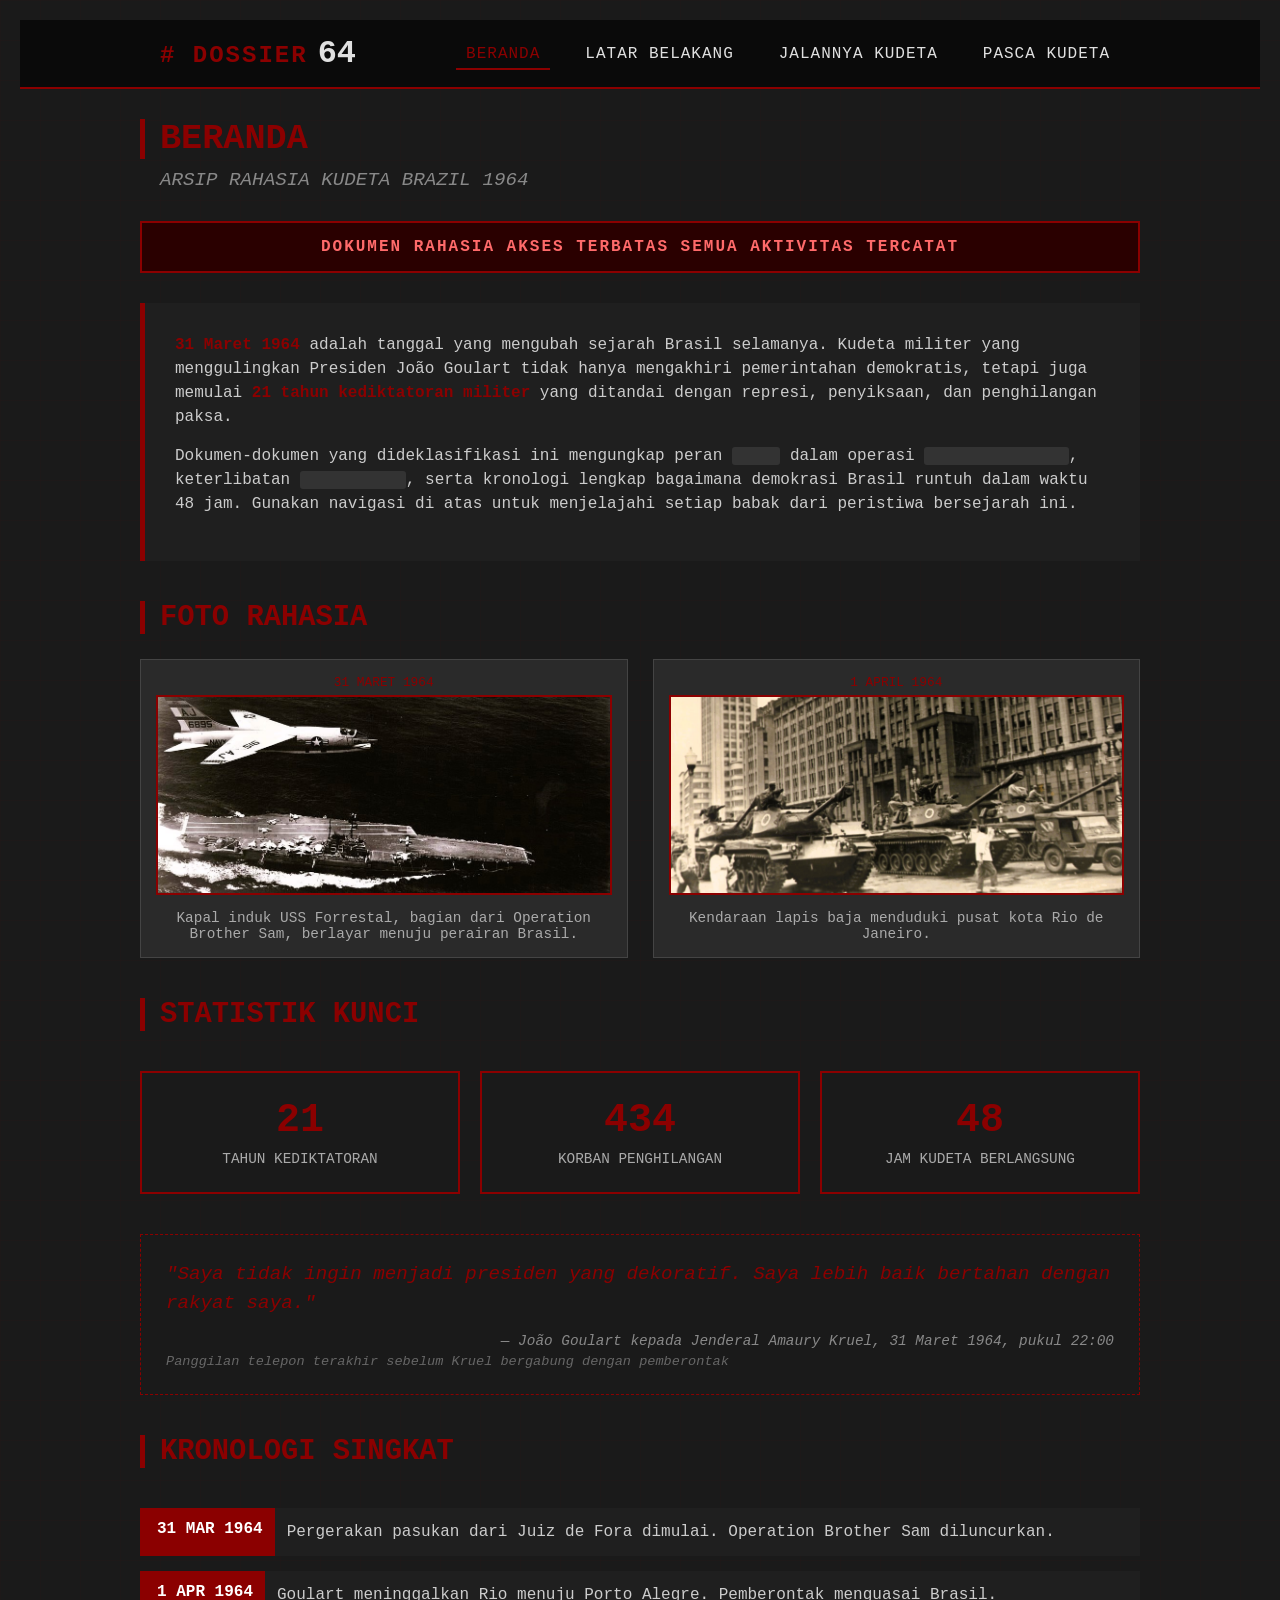
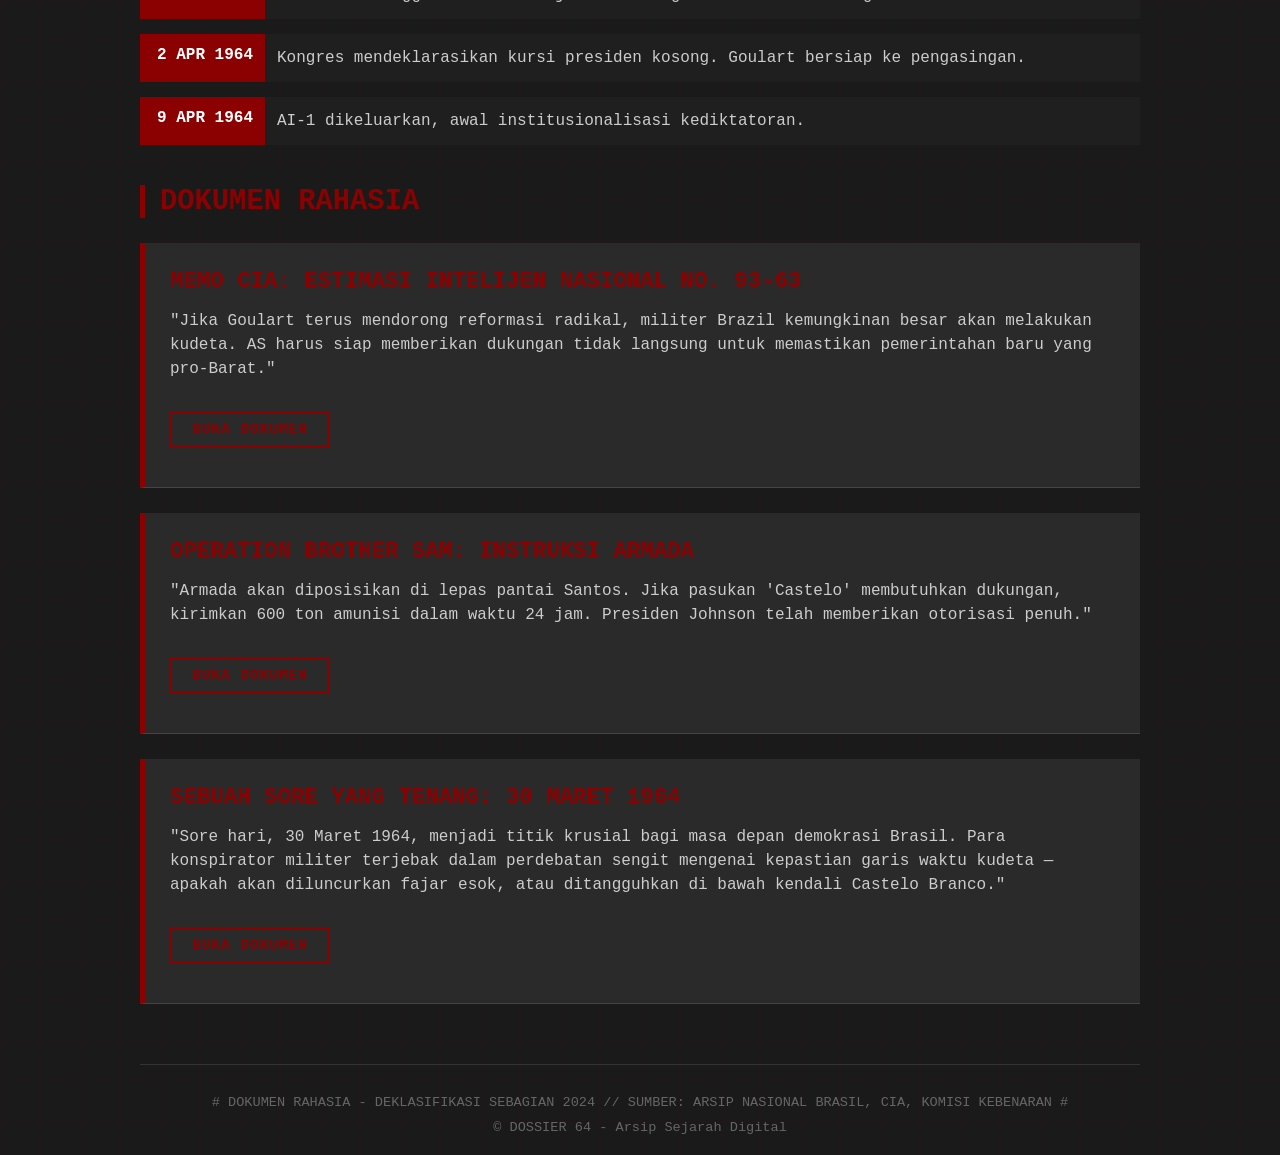
<file: index.html>
<!DOCTYPE html>
<html lang="en">
<head>
    <meta charset="UTF-8">
    <meta name="viewport" content="width=device-width, initial-scale=1.0">
    <title>BERANDA - DOSSIER 64: KUDETA BRAZIL 1964</title>
    <style>
        * {
            margin: 0;
            padding: 0;
            box-sizing: border-box;
            font-family: 'Courier New', monospace;
        }

        body {
            background-color: #1a1a1a;
            color: #e0e0e0;
            min-height: 100vh;
            padding: 20px;
            background-image: 
                linear-gradient(rgba(139, 0, 0, 0.03) 1px, transparent 1px),
                linear-gradient(90deg, rgba(139, 0, 0, 0.03) 1px, transparent 1px);
            background-size: 40px 40px;
        }

        /* NAVBAR - SAMA PERSIS DENGAN HALAMAN LAIN */
        .navbar {
            border-bottom: 2px solid #8b0000;
            background-color: #0a0a0a;
            margin-bottom: 30px;
            position: sticky;
            top: 0;
            z-index: 100;
        }

        .nav-container {
            max-width: 1000px;
            margin: 0 auto;
            padding: 15px 20px;
            display: flex;
            justify-content: space-between;
            align-items: center;
        }

        .nav-logo {
            display: flex;
            align-items: baseline;
            gap: 10px;
        }

        .dossier {
            font-size: 1.5rem;
            color: #8b0000;
            font-weight: bold;
            letter-spacing: 2px;
        }

        .year {
            font-size: 2rem;
            color: #e0e0e0;
            font-weight: bold;
        }

        .nav-menu {
            display: flex;
            list-style: none;
            gap: 25px;
        }

        .nav-menu li a {
            color: #e0e0e0;
            text-decoration: none;
            font-size: 1rem;
            padding: 5px 10px;
            transition: all 0.3s;
            letter-spacing: 1px;
        }

        .nav-menu li a:hover,
        .nav-menu li a.active {
            color: #8b0000;
            border-bottom: 2px solid #8b0000;
        }

        /* CONTAINER - SAMA PERSIS */
        .container {
            max-width: 1000px;
            margin: 0 auto;
        }

        /* PAGE TITLE - SAMA PERSIS DENGAN HALAMAN LAIN */
        .page-title {
            font-size: 2.2rem;
            color: #8b0000;
            margin-bottom: 10px;
            border-left: 5px solid #8b0000;
            padding-left: 15px;
        }

        .sub-title {
            font-size: 1.2rem;
            color: #888;
            margin-bottom: 30px;
            font-style: italic;
            padding-left: 20px;
        }

        /* WARNING BANNER - SAMA PERSIS DENGAN HALAMAN JALANNYA KUDETA */
        .warning-banner {
            background-color: #2a0000;
            border: 2px solid #8b0000;
            color: #ff6a6a;
            text-align: center;
            padding: 15px;
            margin-bottom: 30px;
            font-weight: bold;
            letter-spacing: 2px;
            animation: pulse 2s infinite;
            cursor: pointer;
        }

        @keyframes pulse {
            0%, 100% { opacity: 1; }
            50% { opacity: 0.7; }
        }

        /* INTRO TEXT - SAMA PERSIS DENGAN HALAMAN LATAR BELAKANG */
        .intro-text {
            background-color: #1f1f1f;
            padding: 30px;
            margin-bottom: 40px;
            border-left: 5px solid #8b0000;
            font-size: 1rem;
            line-height: 1.5;
        }

        .intro-text p {
            margin-bottom: 15px;
            color: #ccc;
        }

        .highlight {
            color: #8b0000;
            font-weight: bold;
        }

        /* PHOTO SECTION - SAMA PERSIS DENGAN HALAMAN LAIN */
        .photo-section {
            margin-bottom: 40px;
        }

        .section-title {
            color: #8b0000;
            font-size: 1.8rem;
            margin: 40px 0 25px 0;
            border-left: 5px solid #8b0000;
            padding-left: 15px;
        }

        .photo-grid {
            display: grid;
            grid-template-columns: repeat(2, 1fr);
            gap: 25px;
        }

        .photo-card {
            background-color: #2a2a2a;
            padding: 15px;
            border: 1px solid #444;
        }

        .photo-card img {
            width: 100%;
            height: 200px;
            object-fit: cover;
            border: 2px solid #8b0000;
        }

        .photo-caption {
            margin-top: 10px;
            font-size: 0.9rem;
            color: #aaa;
            text-align: center;
        }

        .photo-date {
            color: #8b0000;
            font-size: 0.8rem;
            margin-bottom: 5px;
            text-align: center;
        }

        /* STAT GRID - SAMA PERSIS DENGAN HALAMAN PASCA KUDETA */
        .stat-grid {
            display: grid;
            grid-template-columns: repeat(3, 1fr);
            gap: 20px;
            margin: 40px 0;
        }

        .stat-box {
            background-color: #1a1a1a;
            border: 2px solid #8b0000;
            padding: 25px 15px;
            text-align: center;
        }

        .stat-number {
            font-size: 2.5rem;
            color: #8b0000;
            font-weight: bold;
            font-family: 'Courier New', monospace;
        }

        .stat-label {
            color: #aaa;
            font-size: 0.9rem;
            margin-top: 8px;
        }

        /* QUOTE BOX - SAMA PERSIS DENGAN HALAMAN LAIN */
        .quote-box {
            background-color: #1a1a1a;
            border: 1px dashed #8b0000;
            padding: 25px;
            margin: 40px 0;
            font-style: italic;
        }

        .quote-box p {
            color: #8b0000;
            font-size: 1.2rem;
            margin-bottom: 15px;
            line-height: 1.5;
        }

        .quote-source {
            text-align: right;
            color: #888;
            font-size: 0.9rem;
        }

        .quote-context {
            color: #666;
            font-size: 0.85rem;
            margin-top: 5px;
        }

        /* TIMELINE PREVIEW - SAMA PERSIS DENGAN HALAMAN JALANNYA KUDETA */
        .timeline-preview {
            margin: 40px 0;
        }

        .timeline-item {
            display: flex;
            margin-bottom: 15px;
            background-color: #1f1f1f;
            border-left: 5px solid #8b0000;
        }

        .timeline-date {
            min-width: 120px;
            background-color: #8b0000;
            color: #fff;
            padding: 12px;
            font-weight: bold;
            font-size: 1rem;
            text-align: center;
        }

        .timeline-desc {
            padding: 12px;
            color: #ccc;
            line-height: 1.5;
        }

        /* CONTENT CARD - SAMA PERSIS DENGAN HALAMAN LAIN */
        .content-card {
            background-color: #2a2a2a;
            padding: 25px;
            border-left: 5px solid #8b0000;
            border-bottom: 1px solid #444;
            margin: 25px 0;
        }

        .content-card h3 {
            color: #8b0000;
            margin-bottom: 15px;
            font-size: 1.4rem;
        }

        .content-card p {
            color: #ccc;
            line-height: 1.5;
            margin-bottom: 15px;
        }

        /* NAV GRID - UNTUK NAVIGASI KE HALAMAN LAIN */
        .nav-grid {
            display: grid;
            grid-template-columns: repeat(3, 1fr);
            gap: 25px;
            margin: 50px 0;
        }

        .nav-card {
            background-color: #2a2a2a;
            padding: 25px;
            text-align: center;
            border-left: 5px solid #8b0000;
            border-bottom: 1px solid #444;
            cursor: pointer;
            transition: all 0.3s;
            text-decoration: none;
            color: #e0e0e0;
            display: block;
        }

        .nav-card:hover {
            transform: translateY(-5px);
            border-left-width: 8px;
            background-color: #333;
        }

        .nav-icon {
            font-size: 2.5rem;
            margin-bottom: 15px;
        }

        .nav-card h4 {
            color: #8b0000;
            margin-bottom: 10px;
            font-size: 1.3rem;
        }

        .nav-card p {
            color: #aaa;
            font-size: 0.9rem;
            line-height: 1.5;
            margin-bottom: 15px;
        }

        .nav-badge {
            display: inline-block;
            background-color: #8b0000;
            color: #fff;
            padding: 3px 10px;
            font-size: 0.8rem;
            border-radius: 3px;
        }

        /* BUTTON - SAMA PERSIS */
        .btn-classified {
            background-color: transparent;
            color: #8b0000;
            border: 2px solid #8b0000;
            padding: 8px 20px;
            cursor: pointer;
            font-size: 0.9rem;
            font-weight: bold;
            letter-spacing: 1px;
            transition: all 0.3s;
            margin: 15px 0;
        }

        .btn-classified:hover {
            background-color: #8b0000;
            color: #fff;
        }

        /* CLASSIFIED DETAIL - SAMA PERSIS */
        .classified-detail {
            margin-top: 20px;
            padding: 20px;
            background-color: #1a1a1a;
            border: 1px dashed #8b0000;
        }

        .classified-detail h4 {
            color: #8b0000;
            margin-bottom: 10px;
        }

        .hidden {
            display: none;
        }

        /* REDACTED EFFECT - SAMA PERSIS DENGAN HALAMAN LATAR */
        .redacted {
            background-color: #333;
            color: transparent;
            padding: 0 5px;
            position: relative;
            cursor: help;
            border-radius: 3px;
        }

        .redacted:hover {
            background-color: #8b0000;
            color: #fff;
        }

        .redacted:hover::after {
            content: attr(data-original);
            position: absolute;
            bottom: 100%;
            left: 0;
            background-color: #000;
            color: #ff0;
            padding: 5px 10px;
            border: 1px solid #8b0000;
            white-space: nowrap;
            font-size: 0.9rem;
            z-index: 10;
        }

        /* MODAL - SAMA PERSIS DENGAN HALAMAN LAIN */
        .modal {
            display: none;
            position: fixed;
            z-index: 1000;
            left: 0;
            top: 0;
            width: 100%;
            height: 100%;
            background-color: rgba(0,0,0,0.9);
        }

        .modal-content {
            background-color: #2a2a2a;
            margin: 15% auto;
            padding: 30px;
            border: 3px solid #8b0000;
            width: 400px;
            max-width: 90%;
            text-align: center;
        }

        .modal-content h2 {
            color: #8b0000;
            margin-bottom: 20px;
        }

        .modal-content p {
            color: #ccc;
            margin-bottom: 25px;
        }

        .modal-content button {
            background-color: #8b0000;
            color: #fff;
            border: none;
            padding: 10px 25px;
            cursor: pointer;
            font-size: 1rem;
        }

        .close {
            color: #8b0000;
            float: right;
            font-size: 28px;
            font-weight: bold;
            cursor: pointer;
        }

        /* FOOTER - SAMA PERSIS */
        .footer-note {
            margin-top: 60px;
            padding-top: 30px;
            border-top: 1px solid #333;
            text-align: center;
            color: #666;
            font-size: 0.85rem;
        }

        /* RESPONSIVE */
        @media (max-width: 768px) {
            .nav-container {
                flex-direction: column;
                gap: 15px;
            }
            
            .nav-menu {
                gap: 10px;
                flex-wrap: wrap;
                justify-content: center;
            }
            
            .photo-grid,
            .nav-grid,
            .stat-grid {
                grid-template-columns: 1fr;
            }
            
            .timeline-item {
                flex-direction: column;
            }
            
            .timeline-date {
                width: 100%;
            }
        }
    </style>
</head>
<body>
    <!-- NAVBAR - SAMA PERSIS DENGAN HALAMAN LAIN -->
    <nav class="navbar">
        <div class="nav-container">
            <div class="nav-logo">
                <span class="dossier"># DOSSIER</span>
                <span class="year">64</span>
            </div>
            <ul class="nav-menu">
                <li><a href="index.html" class="active">BERANDA</a></li>
                <li><a href="latar belakang.html">LATAR BELAKANG</a></li>
                <li><a href="jalannya kudeta.html">JALANNYA KUDETA</a></li>
                <li><a href="pasca kudeta.html">PASCA KUDETA</a></li>
            </ul>
        </div>
    </nav>

    <!-- MAIN CONTENT -->
    <div class="container">
        <!-- PAGE TITLE - SAMA PERSIS DENGAN HALAMAN LAIN -->
        <h1 class="page-title">BERANDA</h1>
        <div class="sub-title">ARSIP RAHASIA KUDETA BRAZIL 1964</div>

        <!-- WARNING BANNER - SAMA PERSIS DENGAN HALAMAN JALANNYA KUDETA -->
        <div class="warning-banner" onclick="showModal()">
            DOKUMEN RAHASIA AKSES TERBATAS SEMUA AKTIVITAS TERCATAT
        </div>

        <!-- INTRO TEXT - SAMA PERSIS DENGAN HALAMAN LATAR BELAKANG -->
        <div class="intro-text">
            <p><span class="highlight">31 Maret 1964</span> adalah tanggal yang mengubah sejarah Brasil selamanya. Kudeta militer yang menggulingkan Presiden João Goulart tidak hanya mengakhiri pemerintahan demokratis, tetapi juga memulai <span class="highlight">21 tahun kediktatoran militer</span> yang ditandai dengan represi, penyiksaan, dan penghilangan paksa.</p>
            
            <p>Dokumen-dokumen yang dideklasifikasi ini mengungkap peran <span class="redacted" data-original="CIA">████</span> dalam operasi <span class="redacted" data-original="Operation Brother Sam">██████████████</span>, keterlibatan <span class="redacted" data-original="Amerika Serikat">██████████</span>, serta kronologi lengkap bagaimana demokrasi Brasil runtuh dalam waktu 48 jam. Gunakan navigasi di atas untuk menjelajahi setiap babak dari peristiwa bersejarah ini.</p>
        </div>

        <!-- FOTO RAHASIA - SAMA PERSIS DENGAN HALAMAN LAIN -->
        <h2 class="section-title">FOTO RAHASIA</h2>
        <div class="photo-grid">
            <div class="photo-card">
                <div class="photo-date">31 MARET 1964</div>
                <img src="assets/images/USS.jpg" alt="USS Forrestal">
                <p class="photo-caption">Kapal induk USS Forrestal, bagian dari Operation Brother Sam, berlayar menuju perairan Brasil.</p>
            </div>
            <div class="photo-card">
                <div class="photo-date">1 APRIL 1964</div>
                <img src="assets/images/Tank Rio.jpg" alt="Tank di Rio">
                <p class="photo-caption">Kendaraan lapis baja menduduki pusat kota Rio de Janeiro.</p>
            </div>
        </div>

        <!-- STATISTIK CEPAT - SAMA PERSIS DENGAN HALAMAN PASCA KUDETA -->
        <h2 class="section-title">STATISTIK KUNCI</h2>
        <div class="stat-grid">
            <div class="stat-box">
                <div class="stat-number">21</div>
                <div class="stat-label">TAHUN KEDIKTATORAN</div>
            </div>
            <div class="stat-box">
                <div class="stat-number">434</div>
                <div class="stat-label">KORBAN PENGHILANGAN</div>
            </div>
            <div class="stat-box">
                <div class="stat-number">48</div>
                <div class="stat-label">JAM KUDETA BERLANGSUNG</div>
            </div>
        </div>

        <!-- QUOTE - SAMA PERSIS DENGAN HALAMAN LAIN -->
        <div class="quote-box">
            <p>"Saya tidak ingin menjadi presiden yang dekoratif. Saya lebih baik bertahan dengan rakyat saya."</p>
            <div class="quote-source">— João Goulart kepada Jenderal Amaury Kruel, 31 Maret 1964, pukul 22:00</div>
            <div class="quote-context">Panggilan telepon terakhir sebelum Kruel bergabung dengan pemberontak</div>
        </div>

        <!-- TIMELINE SINGKAT - SAMA PERSIS DENGAN HALAMAN JALANNYA KUDETA -->
        <h2 class="section-title">KRONOLOGI SINGKAT</h2>
        <div class="timeline-preview">
            <div class="timeline-item">
                <div class="timeline-date">31 MAR 1964</div>
                <div class="timeline-desc">Pergerakan pasukan dari Juiz de Fora dimulai. Operation Brother Sam diluncurkan.</div>
            </div>
            <div class="timeline-item">
                <div class="timeline-date">1 APR 1964</div>
                <div class="timeline-desc">Goulart meninggalkan Rio menuju Porto Alegre. Pemberontak menguasai Brasil.</div>
            </div>
            <div class="timeline-item">
                <div class="timeline-date">2 APR 1964</div>
                <div class="timeline-desc">Kongres mendeklarasikan kursi presiden kosong. Goulart bersiap ke pengasingan.</div>
            </div>
            <div class="timeline-item">
                <div class="timeline-date">9 APR 1964</div>
                <div class="timeline-desc">AI-1 dikeluarkan, awal institusionalisasi kediktatoran.</div>
            </div>
        </div>

        <!-- DOKUMEN RAHASIA - SAMA PERSIS DENGAN HALAMAN LAIN -->
        <h2 class="section-title">DOKUMEN RAHASIA</h2>
        <div class="content-card">
            <h3>MEMO CIA: ESTIMASI INTELIJEN NASIONAL NO. 93-63</h3>
            <p>"Jika Goulart terus mendorong reformasi radikal, militer Brazil kemungkinan besar akan melakukan kudeta. AS harus siap memberikan dukungan tidak langsung untuk memastikan pemerintahan baru yang pro-Barat."</p>
            <button class="btn-classified" onclick="revealDetail('detail-cia')">BUKA DOKUMEN</button>
            <div id="detail-cia" class="classified-detail hidden">
                <h4>DOKUMEN DEKLASIFIKASI CIA (1995)</h4>
                <p><strong>Tanggal:</strong> 27 September 1963</p>
                <p>"Goulart secara konsisten bergerak ke arah kiri, dikelilingi oleh penasihat komunis. Ada kemungkinan besar Brazil akan keluar dari pengaruh AS dalam waktu 12 bulan. Militer Brazil memiliki kapasitas untuk melakukan intervensi. Disarankan untuk menjaga kontak dengan elemen-elemen ini melalui stasiun CIA di Rio de Janeiro."</p>
            </div>
        </div>

        <div class="content-card">
            <h3>OPERATION BROTHER SAM: INSTRUKSI ARMADA</h3>
            <p>"Armada akan diposisikan di lepas pantai Santos. Jika pasukan 'Castelo' membutuhkan dukungan, kirimkan 600 ton amunisi dalam waktu 24 jam. Presiden Johnson telah memberikan otorisasi penuh."</p>
            <button class="btn-classified" onclick="revealDetail('detail-brother')">BUKA DOKUMEN</button>
            <div id="detail-brother" class="classified-detail hidden">
                <h4>TELEGRAM NAVY DEPARTMENT (31 MARET 1964)</h4>
                <p>"Kepada Komandan Gugus Tugas 47. Operasi Brother Sam resmi dimulai. USS Forrestal, USS Walker, USS Betelgeuse, dan USS Diamond akan mengambil posisi 200 mil laut di lepas pantai Santos. Tujuan: menyediakan dukungan logistik dan jika diperlukan, intervensi langsung."</p>
            </div>
        </div>

        <div class="content-card">
            <h3>SEBUAH SORE YANG TENANG: 30 MARET 1964</h3>
            <p>"Sore hari, 30 Maret 1964, menjadi titik krusial bagi masa depan demokrasi Brasil. Para konspirator militer terjebak dalam perdebatan sengit mengenai kepastian garis waktu kudeta — apakah akan diluncurkan fajar esok, atau ditangguhkan di bawah kendali Castelo Branco."</p>
            <button class="btn-classified" onclick="revealDetail('detail-sore30')">BUKA DOKUMEN</button>
            <div id="detail-sore30" class="classified-detail hidden">
                <h4>TELEGRAM DARI MINAS GERAIS</h4>
                <p><strong>Tanggal:</strong> 31 Maret 1964</p>
                <p>"Kepada Castelo: Jika kita ragu hari ini, kita akan gagal untuk selamanya. Ingatlah, langit tadi malam sudah teramat indah..."</p>
            </div>
        </div>

        <!-- FOOTER - SAMA PERSIS DENGAN HALAMAN LAIN -->
        <div class="footer-note">
            <p># DOKUMEN RAHASIA - DEKLASIFIKASI SEBAGIAN 2024 // SUMBER: ARSIP NASIONAL BRASIL, CIA, KOMISI KEBENARAN #</p>
            <p style="margin-top: 10px;">© DOSSIER 64 - Arsip Sejarah Digital</p>
        </div>
    </div>

    <!-- MODAL PERINGATAN - SAMA PERSIS DENGAN HALAMAN LAIN -->
    <div id="secretModal" class="modal">
        <div class="modal-content">
            <span class="close" onclick="closeModal()">&times;</span>
            <h2>⚠️ PERINGATAN</h2>
            <p>Akses terhadap dokumen rahasia ini dipantau oleh sistem keamanan. Seluruh aktivitas Anda tercatat.</p>
            <button onclick="closeModal()">SETUJU</button>
        </div>
    </div>

    <script>
        // Fungsi untuk membuka detail dokumen
        function revealDetail(detailId) {
            const detailElement = document.getElementById(detailId);
            const button = event.target;
            
            if (detailElement) {
                detailElement.classList.toggle('hidden');
                
                if (detailElement.classList.contains('hidden')) {
                    button.textContent = 'BUKA DOKUMEN';
                } else {
                    button.textContent = 'TUTUP DOKUMEN';
                    
                    // Tampilkan modal peringatan pertama kali
                    if (!localStorage.getItem('warningShownBeranda')) {
                        setTimeout(() => {
                            document.getElementById('secretModal').style.display = 'block';
                        }, 300);
                        localStorage.setItem('warningShownBeranda', 'true');
                    }
                }
            }
        }

        // Fungsi modal
        function showModal() {
            document.getElementById('secretModal').style.display = 'block';
        }

        function closeModal() {
            document.getElementById('secretModal').style.display = 'none';
        }

        // Close modal jika klik di luar
        window.onclick = function(event) {
            const modal = document.getElementById('secretModal');
            if (event.target == modal) {
                modal.style.display = 'none';
            }
        }

        // Log akses
        document.addEventListener('DOMContentLoaded', function() {
            console.log('=== DOSSIER 64 - BERANDA DIAKSES ===');
            console.log('Waktu: ' + new Date().toLocaleString());
        });
    </script>
</body>
</html>
</file>
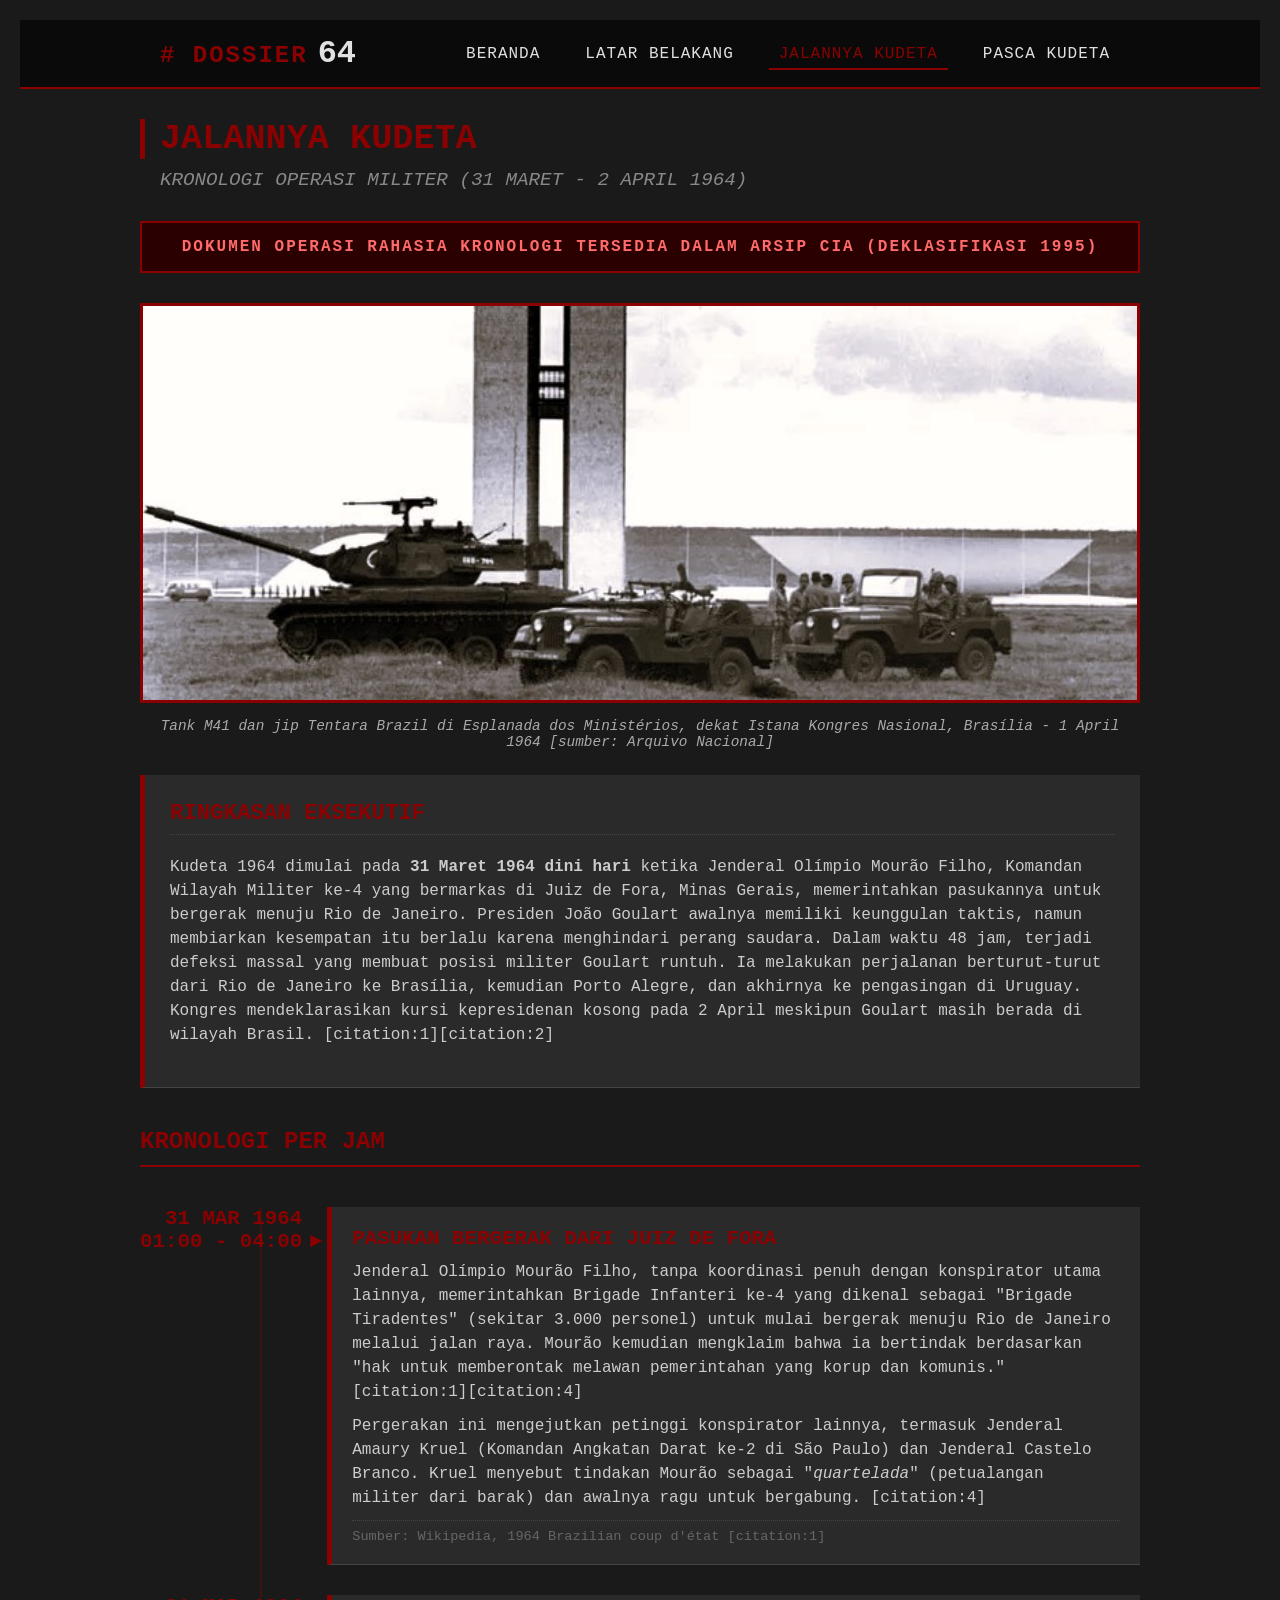
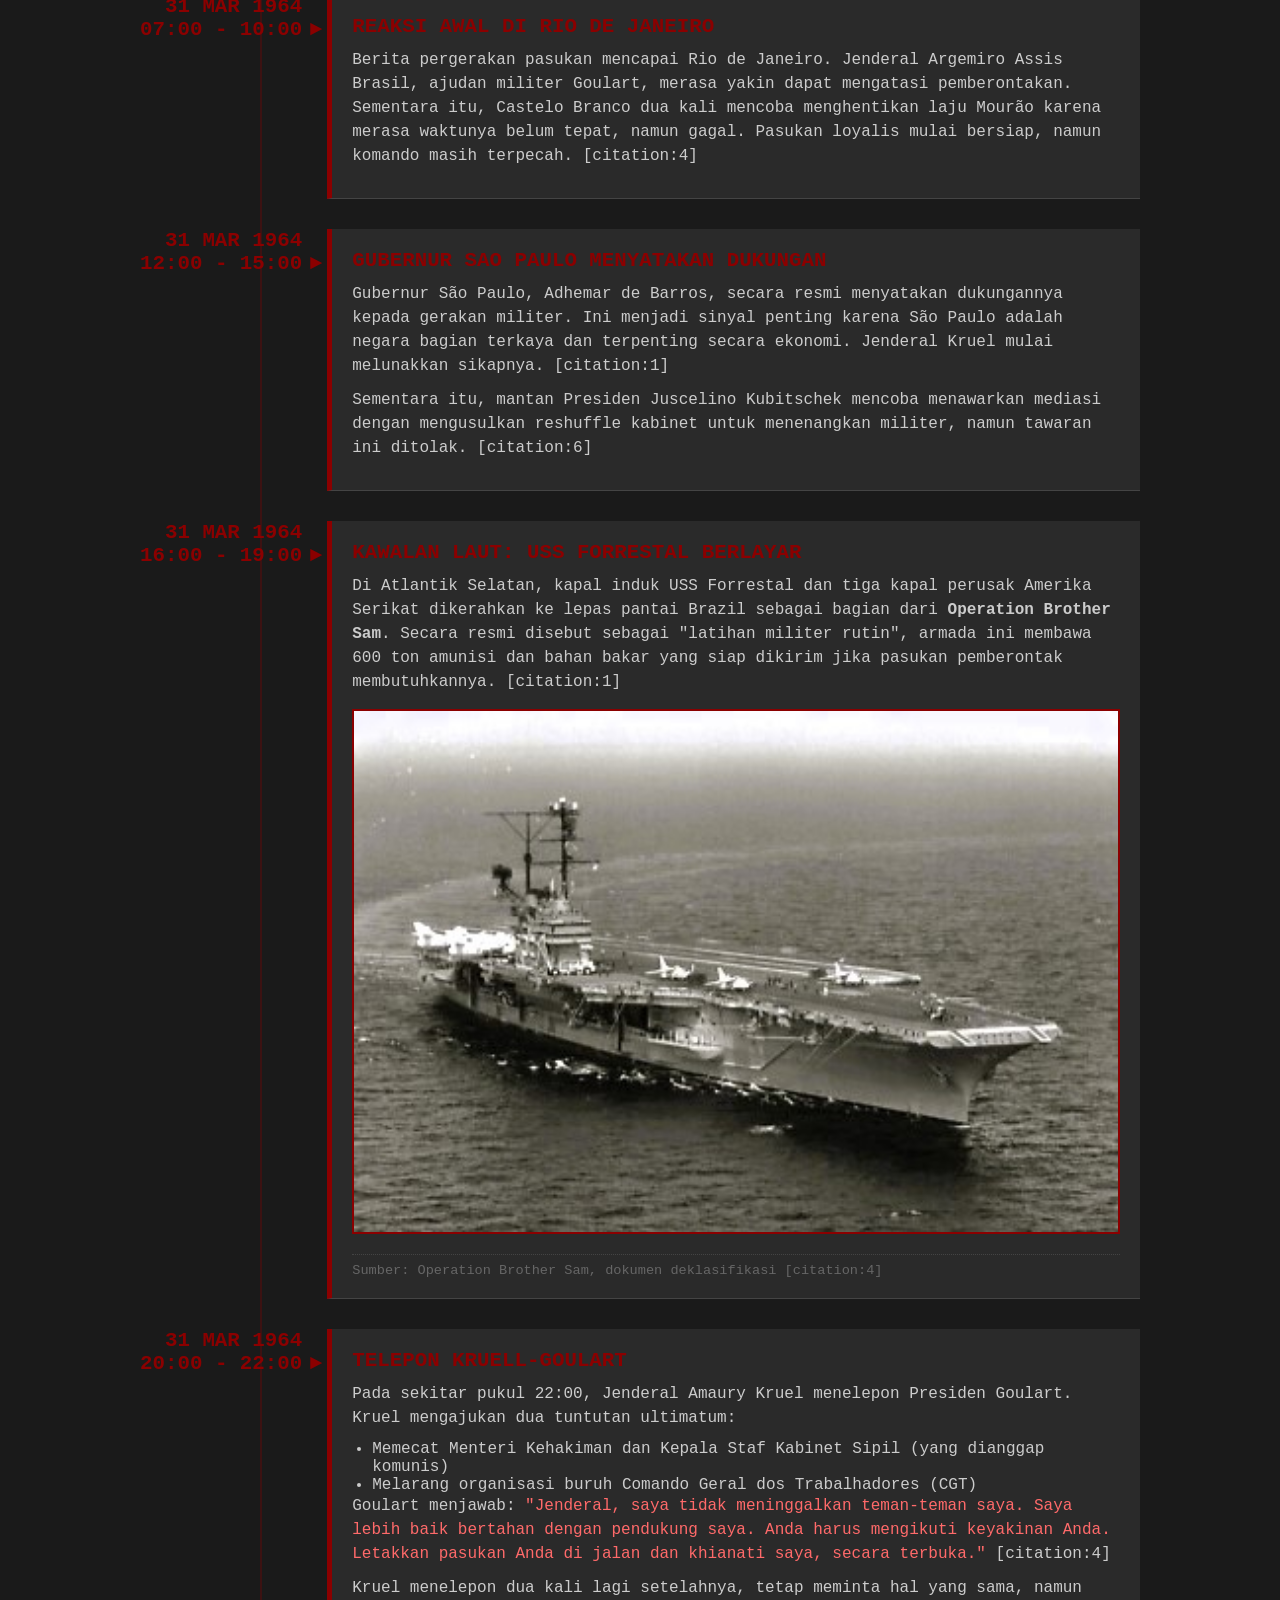
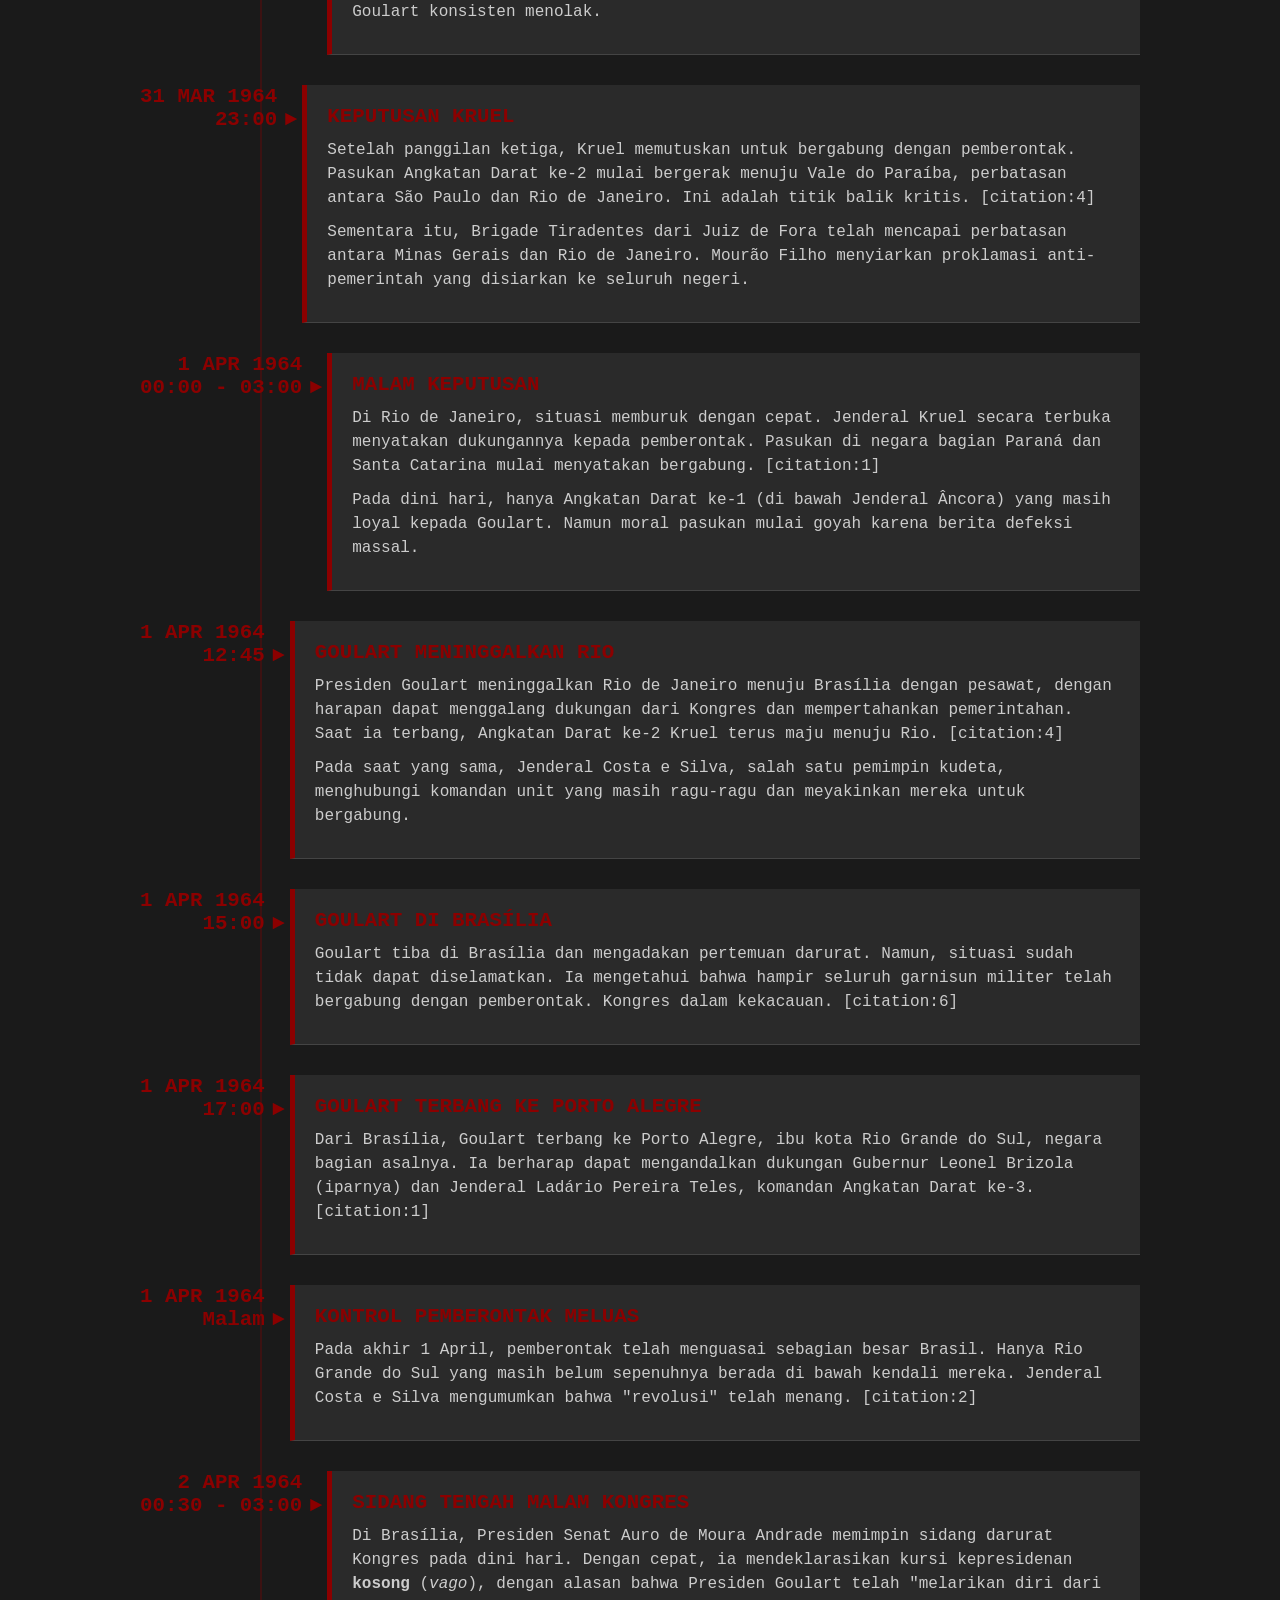
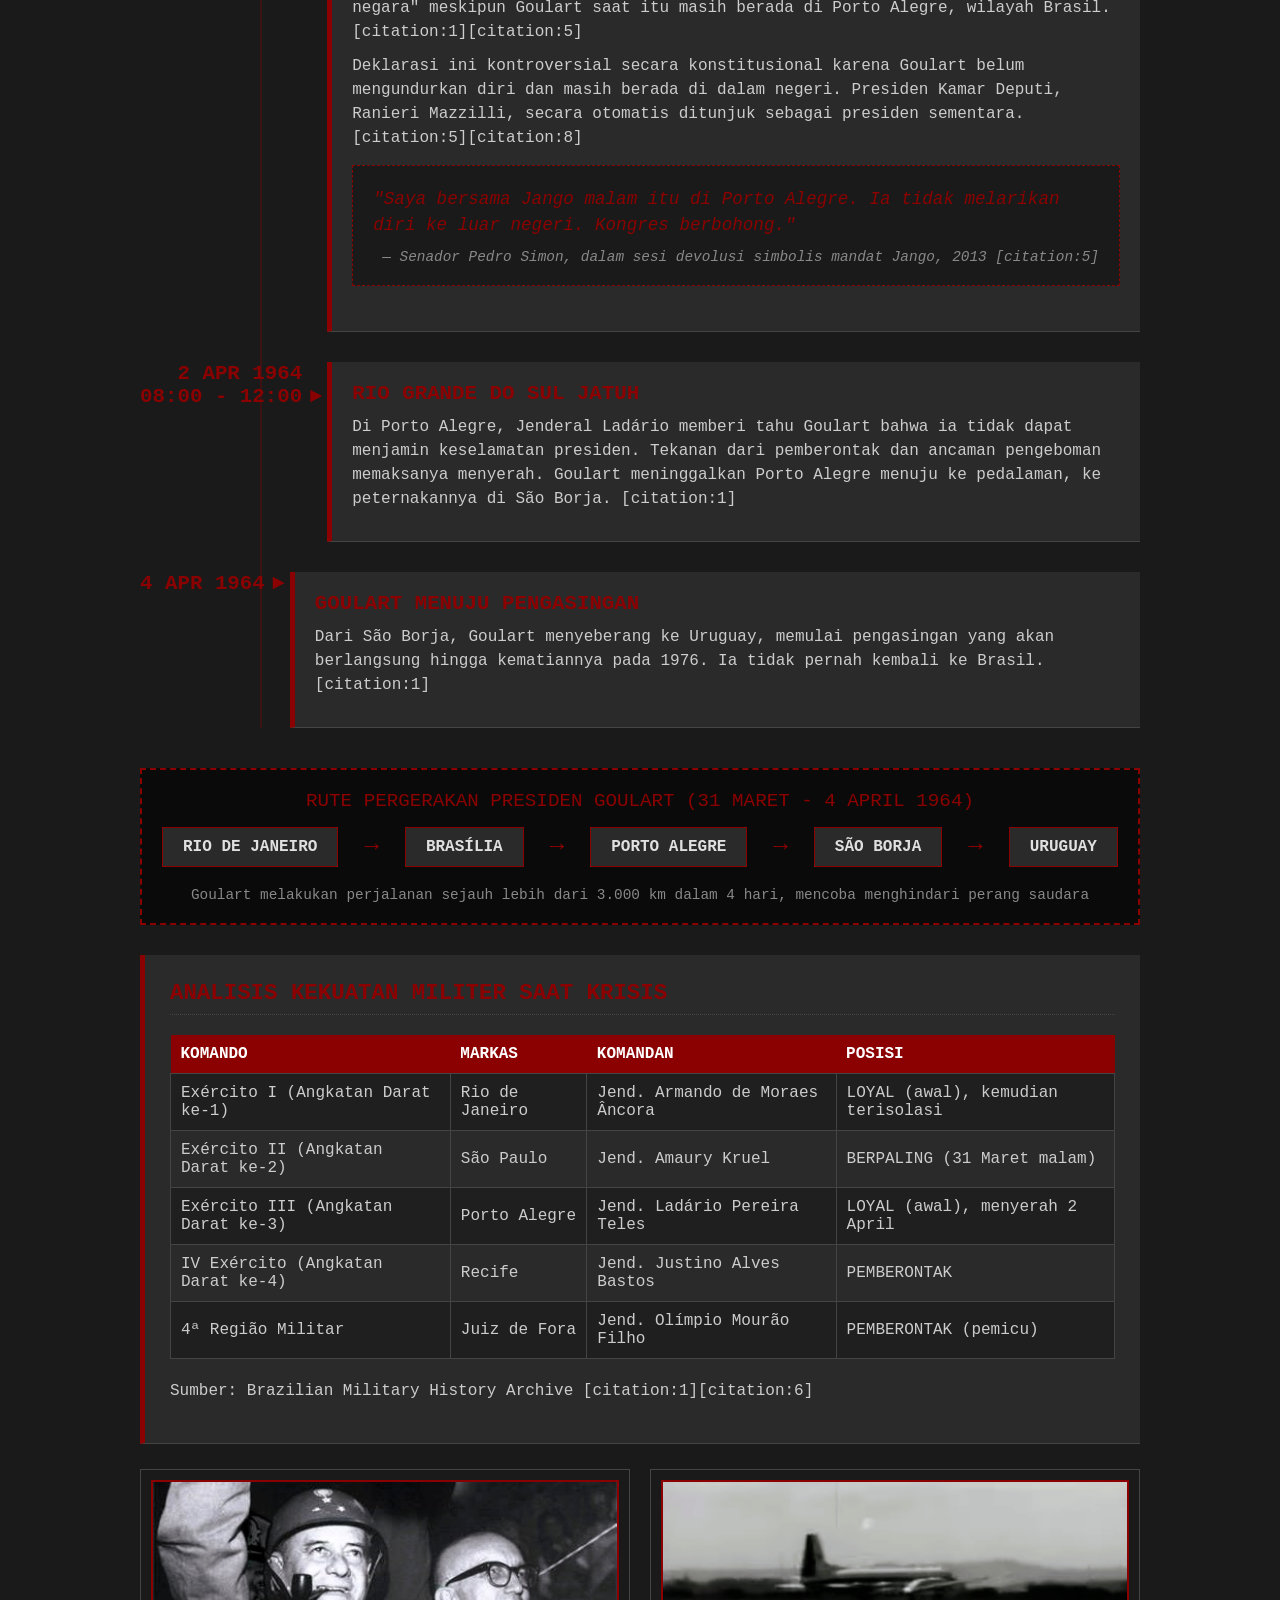
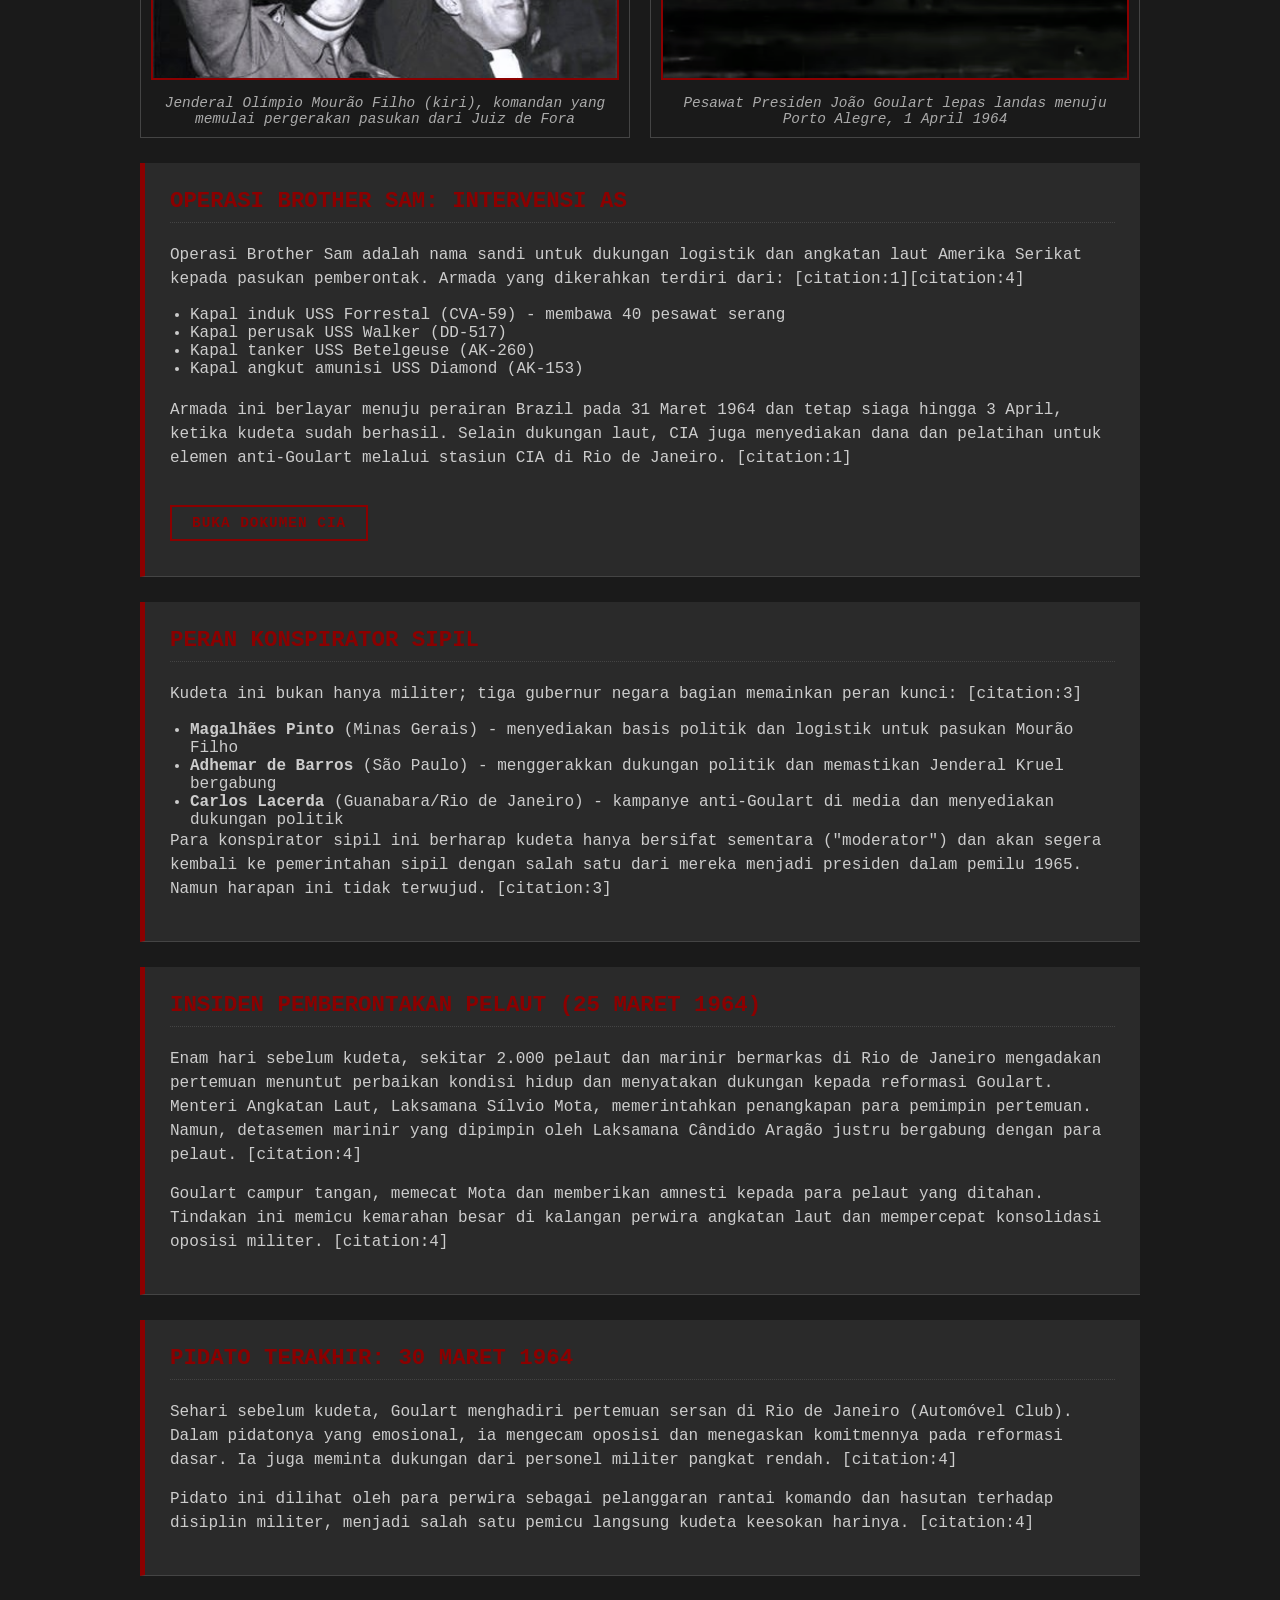
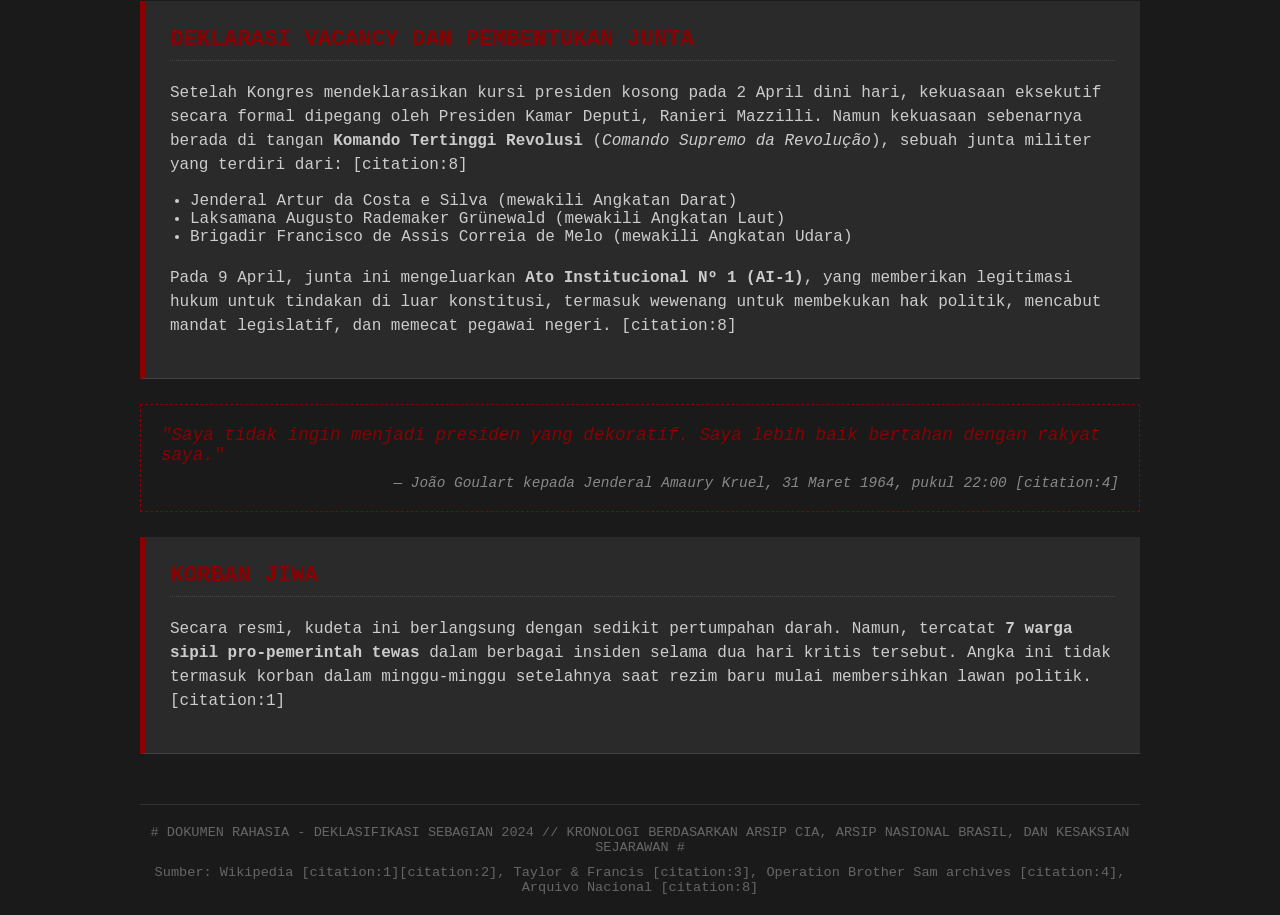
<file: jalannya kudeta.html>
<!DOCTYPE html>
<html lang="en">
<head>
    <meta charset="UTF-8">
    <meta name="viewport" content="width=device-width, initial-scale=1.0">
    <title>JALANNYA KUDETA - DOSSIER 64: OPERASI BROTHER SAM</title>
    <style>
        * {
            margin: 0;
            padding: 0;
            box-sizing: border-box;
            font-family: 'Courier New', monospace;
        }

        body {
            background-color: #1a1a1a;
            color: #e0e0e0;
            min-height: 100vh;
            padding: 20px;
        }

        /* NAVBAR */
        .navbar {
            border-bottom: 2px solid #8b0000;
            background-color: #0a0a0a;
            margin-bottom: 30px;
            position: sticky;
            top: 0;
            z-index: 100;
        }

        .nav-container {
            max-width: 1000px;
            margin: 0 auto;
            padding: 15px 20px;
            display: flex;
            justify-content: space-between;
            align-items: center;
        }

        .nav-logo {
            display: flex;
            align-items: baseline;
            gap: 10px;
        }

        .dossier {
            font-size: 1.5rem;
            color: #8b0000;
            font-weight: bold;
            letter-spacing: 2px;
        }

        .year {
            font-size: 2rem;
            color: #e0e0e0;
            font-weight: bold;
        }

        .nav-menu {
            display: flex;
            list-style: none;
            gap: 25px;
        }

        .nav-menu li a {
            color: #e0e0e0;
            text-decoration: none;
            font-size: 1rem;
            padding: 5px 10px;
            transition: all 0.3s;
            letter-spacing: 1px;
        }

        .nav-menu li a:hover,
        .nav-menu li a.active {
            color: #8b0000;
            border-bottom: 2px solid #8b0000;
        }

        /* CONTAINER */
        .container {
            max-width: 1000px;
            margin: 0 auto;
        }

        /* PAGE TITLE */
        .page-title {
            font-size: 2.2rem;
            color: #8b0000;
            margin-bottom: 10px;
            border-left: 5px solid #8b0000;
            padding-left: 15px;
        }

        .sub-title {
            font-size: 1.2rem;
            color: #888;
            margin-bottom: 30px;
            font-style: italic;
            padding-left: 20px;
        }

        /* WARNING BANNER */
        .warning-banner {
            background-color: #2a0000;
            border: 2px solid #8b0000;
            color: #ff6a6a;
            text-align: center;
            padding: 15px;
            margin-bottom: 30px;
            font-weight: bold;
            letter-spacing: 2px;
            animation: pulse 2s infinite;
        }

        @keyframes pulse {
            0%, 100% { opacity: 1; }
            50% { opacity: 0.7; }
        }

        /* TIMELINE SPECIAL */
        .timeline-container {
            margin: 40px 0;
            position: relative;
        }

        .timeline-container::before {
            content: '';
            position: absolute;
            left: 120px;
            top: 0;
            bottom: 0;
            width: 2px;
            background: #8b0000;
            opacity: 0.3;
        }

        .timeline-hour {
            display: flex;
            margin-bottom: 30px;
            position: relative;
        }

        .timeline-time {
            min-width: 120px;
            font-size: 1.3rem;
            font-weight: bold;
            color: #8b0000;
            font-family: 'Courier New', monospace;
            text-align: right;
            padding-right: 25px;
            position: relative;
        }

        .timeline-time::after {
            content: '►';
            position: absolute;
            right: 5px;
            color: #8b0000;
        }

        .timeline-content {
            flex: 1;
            background-color: #2a2a2a;
            padding: 20px;
            border-left: 5px solid #8b0000;
            border-bottom: 1px solid #444;
        }

        .timeline-content h3 {
            color: #8b0000;
            margin-bottom: 10px;
            font-size: 1.3rem;
        }

        .timeline-content p {
            color: #ccc;
            line-height: 1.5;
            margin-bottom: 10px;
        }

        .timeline-content .source {
            color: #666;
            font-size: 0.85rem;
            margin-top: 10px;
            border-top: 1px dotted #444;
            padding-top: 8px;
        }

        /* PHOTO SECTION */
        .photo-section {
            margin: 30px 0;
            background-color: #2a2a2a;
            padding: 20px;
            border: 1px solid #444;
        }

        .photo-grid-2 {
            display: grid;
            grid-template-columns: 1fr 1fr;
            gap: 20px;
            margin: 20px 0;
        }

        .photo-card {
            background-color: #1a1a1a;
            padding: 10px;
            border: 1px solid #444;
        }

        .photo-card img {
            width: 100%;
            height: 200px;
            object-fit: cover;
            border: 2px solid #8b0000;
        }

        .photo-caption {
            margin-top: 10px;
            font-size: 0.9rem;
            color: #aaa;
            text-align: center;
            font-style: italic;
        }

        .featured-photo {
            width: 100%;
            margin: 20px 0;
        }

        .featured-photo img {
            width: 100%;
            max-height: 400px;
            object-fit: cover;
            border: 3px solid #8b0000;
        }

        /* MAP SIMULATION */
        .movement-map {
            background-color: #0a0a0a;
            padding: 20px;
            border: 2px dashed #8b0000;
            margin: 30px 0;
            position: relative;
        }

        .map-title {
            color: #8b0000;
            font-size: 1.2rem;
            margin-bottom: 15px;
            text-align: center;
        }

        .route {
            display: flex;
            justify-content: space-between;
            align-items: center;
            flex-wrap: wrap;
            gap: 10px;
        }

        .city {
            background-color: #2a2a2a;
            padding: 10px 20px;
            border: 1px solid #8b0000;
            color: #e0e0e0;
            font-weight: bold;
            position: relative;
        }

        .arrow {
            color: #8b0000;
            font-size: 1.5rem;
        }

        /* CONTENT CARD */
        .content-card {
            background-color: #2a2a2a;
            padding: 25px;
            border-left: 5px solid #8b0000;
            border-bottom: 1px solid #444;
            margin: 25px 0;
        }

        .content-card h3 {
            color: #8b0000;
            margin-bottom: 20px;
            font-size: 1.4rem;
            border-bottom: 1px dotted #444;
            padding-bottom: 8px;
        }

        .content-card h4 {
            color: #8b0000;
            margin: 20px 0 10px 0;
            font-size: 1.2rem;
        }

        .content-card p {
            color: #ccc;
            line-height: 1.5;
            margin-bottom: 15px;
        }

        /* QUOTE BOX */
        .quote-box {
            background-color: #1a1a1a;
            border: 1px dashed #8b0000;
            padding: 20px;
            margin: 25px 0;
            font-style: italic;
        }

        .quote-box p {
            color: #8b0000;
            font-size: 1.1rem;
            margin-bottom: 0;
        }

        .quote-source {
            text-align: right;
            color: #888;
            margin-top: 10px;
            font-size: 0.9rem;
        }

        /* BUTTON */
        .btn-classified {
            background-color: transparent;
            color: #8b0000;
            border: 2px solid #8b0000;
            padding: 8px 20px;
            cursor: pointer;
            font-size: 0.9rem;
            font-weight: bold;
            letter-spacing: 1px;
            transition: all 0.3s;
            margin: 20px 0 10px 0;
        }

        .btn-classified:hover {
            background-color: #8b0000;
            color: #fff;
        }

        /* CLASSIFIED DETAIL */
        .classified-detail {
            margin-top: 20px;
            padding: 20px;
            background-color: #1a1a1a;
            border: 1px dashed #8b0000;
        }

        .classified-detail h4 {
            color: #8b0000;
            margin-bottom: 10px;
        }

        .hidden {
            display: none;
        }

        /* TABLE */
        .force-table {
            width: 100%;
            border-collapse: collapse;
            margin: 20px 0;
        }

        .force-table th {
            background-color: #8b0000;
            color: #fff;
            padding: 10px;
            text-align: left;
        }

        .force-table td {
            padding: 10px;
            border: 1px solid #444;
            color: #ccc;
        }

        .force-table tr:nth-child(even) {
            background-color: #1f1f1f;
        }

        /* MODAL */
        .modal {
            display: none;
            position: fixed;
            z-index: 1000;
            left: 0;
            top: 0;
            width: 100%;
            height: 100%;
            background-color: rgba(0,0,0,0.9);
        }

        .modal-content {
            background-color: #2a2a2a;
            margin: 15% auto;
            padding: 30px;
            border: 3px solid #8b0000;
            width: 400px;
            max-width: 90%;
            text-align: center;
        }

        .modal-content h2 {
            color: #8b0000;
            margin-bottom: 20px;
        }

        .modal-content p {
            color: #ccc;
            margin-bottom: 25px;
        }

        .modal-content button {
            background-color: #8b0000;
            color: #fff;
            border: none;
            padding: 10px 25px;
            cursor: pointer;
            font-size: 1rem;
        }

        .close {
            color: #8b0000;
            float: right;
            font-size: 28px;
            font-weight: bold;
            cursor: pointer;
        }

        /* FOOTER */
        .footer-note {
            margin-top: 50px;
            padding-top: 20px;
            border-top: 1px solid #333;
            text-align: center;
            color: #666;
            font-size: 0.85rem;
        }

        /* RESPONSIVE */
        @media (max-width: 768px) {
            .nav-container {
                flex-direction: column;
                gap: 15px;
            }
            
            .nav-menu {
                gap: 10px;
                flex-wrap: wrap;
                justify-content: center;
            }
            
            .timeline-container::before {
                left: 80px;
            }
            
            .timeline-time {
                min-width: 80px;
                font-size: 1rem;
            }
            
            .photo-grid-2 {
                grid-template-columns: 1fr;
            }
            
            .route {
                flex-direction: column;
            }
            
            .arrow {
                transform: rotate(90deg);
            }
        }
    </style>
</head>
<body>
    <!-- NAVBAR -->
    <nav class="navbar">
        <div class="nav-container">
            <div class="nav-logo">
                <span class="dossier"># DOSSIER</span>
                <span class="year">64</span>
            </div>
            <ul class="nav-menu">
                <li><a href="index.html">BERANDA</a></li>
                <li><a href="latar belakang.html">LATAR BELAKANG</a></li>
                <li><a href="jalannya kudeta.html" class="active">JALANNYA KUDETA</a></li>
                <li><a href="pasca kudeta.html">PASCA KUDETA</a></li>
            </ul>
        </div>
    </nav>

    <!-- MAIN CONTENT -->
    <div class="container">
        <!-- HEADER -->
        <h1 class="page-title">JALANNYA KUDETA</h1>
        <div class="sub-title">KRONOLOGI OPERASI MILITER (31 MARET - 2 APRIL 1964)</div>

        <!-- WARNING BANNER -->
        <div class="warning-banner">
            DOKUMEN OPERASI RAHASIA KRONOLOGI TERSEDIA DALAM ARSIP CIA (DEKLASIFIKASI 1995)
        </div>

        <!-- FOTO UTAMA -->
        <div class="featured-photo">
            <img src="assets/images/Brasilia.jpg" alt="Tank di Brasilia">
            <p class="photo-caption">Tank M41 dan jip Tentara Brazil di Esplanada dos Ministérios, dekat Istana Kongres Nasional, Brasília - 1 April 1964 [sumber: Arquivo Nacional]</p>
        </div>

        <!-- RINGKASAN EKSEKUTIF -->
        <div class="content-card">
            <h3>RINGKASAN EKSEKUTIF</h3>
            <p>Kudeta 1964 dimulai pada <strong>31 Maret 1964 dini hari</strong> ketika Jenderal Olímpio Mourão Filho, Komandan Wilayah Militer ke-4 yang bermarkas di Juiz de Fora, Minas Gerais, memerintahkan pasukannya untuk bergerak menuju Rio de Janeiro. Presiden João Goulart awalnya memiliki keunggulan taktis, namun membiarkan kesempatan itu berlalu karena menghindari perang saudara. Dalam waktu 48 jam, terjadi defeksi massal yang membuat posisi militer Goulart runtuh. Ia melakukan perjalanan berturut-turut dari Rio de Janeiro ke Brasília, kemudian Porto Alegre, dan akhirnya ke pengasingan di Uruguay. Kongres mendeklarasikan kursi kepresidenan kosong pada 2 April meskipun Goulart masih berada di wilayah Brasil. [citation:1][citation:2]</p>
        </div>

        <!-- TIMELINE DETAIL -->
        <h2 style="color: #8b0000; margin: 40px 0 20px 0; border-bottom: 2px solid #8b0000; padding-bottom: 10px;">KRONOLOGI PER JAM</h2>

        <div class="timeline-container">
            <!-- 31 MARET 1964 -->
            <div class="timeline-hour">
                <div class="timeline-time">31 MAR 1964<br>01:00 - 04:00</div>
                <div class="timeline-content">
                    <h3>PASUKAN BERGERAK DARI JUIZ DE FORA</h3>
                    <p>Jenderal Olímpio Mourão Filho, tanpa koordinasi penuh dengan konspirator utama lainnya, memerintahkan Brigade Infanteri ke-4 yang dikenal sebagai "Brigade Tiradentes" (sekitar 3.000 personel) untuk mulai bergerak menuju Rio de Janeiro melalui jalan raya. Mourão kemudian mengklaim bahwa ia bertindak berdasarkan "hak untuk memberontak melawan pemerintahan yang korup dan komunis." [citation:1][citation:4]</p>
                    <p>Pergerakan ini mengejutkan petinggi konspirator lainnya, termasuk Jenderal Amaury Kruel (Komandan Angkatan Darat ke-2 di São Paulo) dan Jenderal Castelo Branco. Kruel menyebut tindakan Mourão sebagai "<em>quartelada</em>" (petualangan militer dari barak) dan awalnya ragu untuk bergabung. [citation:4]</p>
                    <div class="source">Sumber: Wikipedia, 1964 Brazilian coup d'état [citation:1]</div>
                </div>
            </div>

            <div class="timeline-hour">
                <div class="timeline-time">31 MAR 1964<br>07:00 - 10:00</div>
                <div class="timeline-content">
                    <h3>REAKSI AWAL DI RIO DE JANEIRO</h3>
                    <p>Berita pergerakan pasukan mencapai Rio de Janeiro. Jenderal Argemiro Assis Brasil, ajudan militer Goulart, merasa yakin dapat mengatasi pemberontakan. Sementara itu, Castelo Branco dua kali mencoba menghentikan laju Mourão karena merasa waktunya belum tepat, namun gagal. Pasukan loyalis mulai bersiap, namun komando masih terpecah. [citation:4]</p>
                </div>
            </div>

            <div class="timeline-hour">
                <div class="timeline-time">31 MAR 1964<br>12:00 - 15:00</div>
                <div class="timeline-content">
                    <h3>GUBERNUR SAO PAULO MENYATAKAN DUKUNGAN</h3>
                    <p>Gubernur São Paulo, Adhemar de Barros, secara resmi menyatakan dukungannya kepada gerakan militer. Ini menjadi sinyal penting karena São Paulo adalah negara bagian terkaya dan terpenting secara ekonomi. Jenderal Kruel mulai melunakkan sikapnya. [citation:1]</p>
                    <p>Sementara itu, mantan Presiden Juscelino Kubitschek mencoba menawarkan mediasi dengan mengusulkan reshuffle kabinet untuk menenangkan militer, namun tawaran ini ditolak. [citation:6]</p>
                </div>
            </div>

            <div class="timeline-hour">
                <div class="timeline-time">31 MAR 1964<br>16:00 - 19:00</div>
                <div class="timeline-content">
                    <h3>KAWALAN LAUT: USS FORRESTAL BERLAYAR</h3>
                    <p>Di Atlantik Selatan, kapal induk USS Forrestal dan tiga kapal perusak Amerika Serikat dikerahkan ke lepas pantai Brazil sebagai bagian dari <strong>Operation Brother Sam</strong>. Secara resmi disebut sebagai "latihan militer rutin", armada ini membawa 600 ton amunisi dan bahan bakar yang siap dikirim jika pasukan pemberontak membutuhkannya. [citation:1]</p>
                    <!-- FOTO USS FORRESTAL -->
                    <div style="margin: 15px 0;">
                        <img src="assets/images/Forrestal 1964.jpg" alt="USS Forrestal" style="width: 100%; border: 2px solid #8b0000;">
                    </div>
                    <div class="source">Sumber: Operation Brother Sam, dokumen deklasifikasi [citation:4]</div>
                </div>
            </div>

            <div class="timeline-hour">
                <div class="timeline-time">31 MAR 1964<br>20:00 - 22:00</div>
                <div class="timeline-content">
                    <h3>TELEPON KRUELL-GOULART</h3>
                    <p>Pada sekitar pukul 22:00, Jenderal Amaury Kruel menelepon Presiden Goulart. Kruel mengajukan dua tuntutan ultimatum:</p>
                    <ul style="color: #ccc; margin-left: 20px;">
                        <li>Memecat Menteri Kehakiman dan Kepala Staf Kabinet Sipil (yang dianggap komunis)</li>
                        <li>Melarang organisasi buruh Comando Geral dos Trabalhadores (CGT)</li>
                    </ul>
                    <p>Goulart menjawab: <span style="color: #ff6a6a;">"Jenderal, saya tidak meninggalkan teman-teman saya. Saya lebih baik bertahan dengan pendukung saya. Anda harus mengikuti keyakinan Anda. Letakkan pasukan Anda di jalan dan khianati saya, secara terbuka."</span> [citation:4]</p>
                    <p>Kruel menelepon dua kali lagi setelahnya, tetap meminta hal yang sama, namun Goulart konsisten menolak.</p>
                </div>
            </div>

            <div class="timeline-hour">
                <div class="timeline-time">31 MAR 1964<br>23:00</div>
                <div class="timeline-content">
                    <h3>KEPUTUSAN KRUEL</h3>
                    <p>Setelah panggilan ketiga, Kruel memutuskan untuk bergabung dengan pemberontak. Pasukan Angkatan Darat ke-2 mulai bergerak menuju Vale do Paraíba, perbatasan antara São Paulo dan Rio de Janeiro. Ini adalah titik balik kritis. [citation:4]</p>
                    <p>Sementara itu, Brigade Tiradentes dari Juiz de Fora telah mencapai perbatasan antara Minas Gerais dan Rio de Janeiro. Mourão Filho menyiarkan proklamasi anti-pemerintah yang disiarkan ke seluruh negeri.</p>
                </div>
            </div>

            <!-- 1 APRIL 1964 -->
            <div class="timeline-hour">
                <div class="timeline-time">1 APR 1964<br>00:00 - 03:00</div>
                <div class="timeline-content">
                    <h3>MALAM KEPUTUSAN</h3>
                    <p>Di Rio de Janeiro, situasi memburuk dengan cepat. Jenderal Kruel secara terbuka menyatakan dukungannya kepada pemberontak. Pasukan di negara bagian Paraná dan Santa Catarina mulai menyatakan bergabung. [citation:1]</p>
                    <p>Pada dini hari, hanya Angkatan Darat ke-1 (di bawah Jenderal Âncora) yang masih loyal kepada Goulart. Namun moral pasukan mulai goyah karena berita defeksi massal.</p>
                </div>
            </div>

            <div class="timeline-hour">
                <div class="timeline-time">1 APR 1964<br>12:45</div>
                <div class="timeline-content">
                    <h3>GOULART MENINGGALKAN RIO</h3>
                    <p>Presiden Goulart meninggalkan Rio de Janeiro menuju Brasília dengan pesawat, dengan harapan dapat menggalang dukungan dari Kongres dan mempertahankan pemerintahan. Saat ia terbang, Angkatan Darat ke-2 Kruel terus maju menuju Rio. [citation:4]</p>
                    <p>Pada saat yang sama, Jenderal Costa e Silva, salah satu pemimpin kudeta, menghubungi komandan unit yang masih ragu-ragu dan meyakinkan mereka untuk bergabung.</p>
                </div>
            </div>

            <div class="timeline-hour">
                <div class="timeline-time">1 APR 1964<br>15:00</div>
                <div class="timeline-content">
                    <h3>GOULART DI BRASÍLIA</h3>
                    <p>Goulart tiba di Brasília dan mengadakan pertemuan darurat. Namun, situasi sudah tidak dapat diselamatkan. Ia mengetahui bahwa hampir seluruh garnisun militer telah bergabung dengan pemberontak. Kongres dalam kekacauan. [citation:6]</p>
                </div>
            </div>

            <div class="timeline-hour">
                <div class="timeline-time">1 APR 1964<br>17:00</div>
                <div class="timeline-content">
                    <h3>GOULART TERBANG KE PORTO ALEGRE</h3>
                    <p>Dari Brasília, Goulart terbang ke Porto Alegre, ibu kota Rio Grande do Sul, negara bagian asalnya. Ia berharap dapat mengandalkan dukungan Gubernur Leonel Brizola (iparnya) dan Jenderal Ladário Pereira Teles, komandan Angkatan Darat ke-3. [citation:1]</p>
                </div>
            </div>

            <div class="timeline-hour">
                <div class="timeline-time">1 APR 1964<br>Malam</div>
                <div class="timeline-content">
                    <h3>KONTROL PEMBERONTAK MELUAS</h3>
                    <p>Pada akhir 1 April, pemberontak telah menguasai sebagian besar Brasil. Hanya Rio Grande do Sul yang masih belum sepenuhnya berada di bawah kendali mereka. Jenderal Costa e Silva mengumumkan bahwa "revolusi" telah menang. [citation:2]</p>
                </div>
            </div>

            <!-- 2 APRIL 1964 -->
            <div class="timeline-hour">
                <div class="timeline-time">2 APR 1964<br>00:30 - 03:00</div>
                <div class="timeline-content">
                    <h3>SIDANG TENGAH MALAM KONGRES</h3>
                    <p>Di Brasília, Presiden Senat Auro de Moura Andrade memimpin sidang darurat Kongres pada dini hari. Dengan cepat, ia mendeklarasikan kursi kepresidenan <strong>kosong</strong> (<em>vago</em>), dengan alasan bahwa Presiden Goulart telah "melarikan diri dari negara" meskipun Goulart saat itu masih berada di Porto Alegre, wilayah Brasil. [citation:1][citation:5]</p>
                    <p>Deklarasi ini kontroversial secara konstitusional karena Goulart belum mengundurkan diri dan masih berada di dalam negeri. Presiden Kamar Deputi, Ranieri Mazzilli, secara otomatis ditunjuk sebagai presiden sementara. [citation:5][citation:8]</p>
                    <div class="quote-box" style="margin-top: 15px;">
                        <p>"Saya bersama Jango malam itu di Porto Alegre. Ia tidak melarikan diri ke luar negeri. Kongres berbohong."</p>
                        <div class="quote-source">— Senador Pedro Simon, dalam sesi devolusi simbolis mandat Jango, 2013 [citation:5]</div>
                    </div>
                </div>
            </div>

            <div class="timeline-hour">
                <div class="timeline-time">2 APR 1964<br>08:00 - 12:00</div>
                <div class="timeline-content">
                    <h3>RIO GRANDE DO SUL JATUH</h3>
                    <p>Di Porto Alegre, Jenderal Ladário memberi tahu Goulart bahwa ia tidak dapat menjamin keselamatan presiden. Tekanan dari pemberontak dan ancaman pengeboman memaksanya menyerah. Goulart meninggalkan Porto Alegre menuju ke pedalaman, ke peternakannya di São Borja. [citation:1]</p>
                </div>
            </div>

            <!-- 4 APRIL 1964 -->
            <div class="timeline-hour">
                <div class="timeline-time">4 APR 1964</div>
                <div class="timeline-content">
                    <h3>GOULART MENUJU PENGASINGAN</h3>
                    <p>Dari São Borja, Goulart menyeberang ke Uruguay, memulai pengasingan yang akan berlangsung hingga kematiannya pada 1976. Ia tidak pernah kembali ke Brasil. [citation:1]</p>
                </div>
            </div>
        </div>

        <!-- PETA PERGERAKAN -->
        <div class="movement-map">
            <div class="map-title">RUTE PERGERAKAN PRESIDEN GOULART (31 MARET - 4 APRIL 1964)</div>
            <div class="route">
                <span class="city">RIO DE JANEIRO</span>
                <span class="arrow">→</span>
                <span class="city">BRASÍLIA</span>
                <span class="arrow">→</span>
                <span class="city">PORTO ALEGRE</span>
                <span class="arrow">→</span>
                <span class="city">SÃO BORJA</span>
                <span class="arrow">→</span>
                <span class="city">URUGUAY</span>
            </div>
            <p style="color: #888; text-align: center; margin-top: 20px; font-size: 0.9rem;">Goulart melakukan perjalanan sejauh lebih dari 3.000 km dalam 4 hari, mencoba menghindari perang saudara</p>
        </div>

        <!-- ANALISIS KEKUATAN MILITER -->
        <div class="content-card">
            <h3>ANALISIS KEKUATAN MILITER SAAT KRISIS</h3>
            <table class="force-table">
                <tr>
                    <th>KOMANDO</th>
                    <th>MARKAS</th>
                    <th>KOMANDAN</th>
                    <th>POSISI</th>
                </tr>
                <tr>
                    <td>Exército I (Angkatan Darat ke-1)</td>
                    <td>Rio de Janeiro</td>
                    <td>Jend. Armando de Moraes Âncora</td>
                    <td>LOYAL (awal), kemudian terisolasi</td>
                </tr>
                <tr>
                    <td>Exército II (Angkatan Darat ke-2)</td>
                    <td>São Paulo</td>
                    <td>Jend. Amaury Kruel</td>
                    <td>BERPALING (31 Maret malam)</td>
                </tr>
                <tr>
                    <td>Exército III (Angkatan Darat ke-3)</td>
                    <td>Porto Alegre</td>
                    <td>Jend. Ladário Pereira Teles</td>
                    <td>LOYAL (awal), menyerah 2 April</td>
                </tr>
                <tr>
                    <td>IV Exército (Angkatan Darat ke-4)</td>
                    <td>Recife</td>
                    <td>Jend. Justino Alves Bastos</td>
                    <td>PEMBERONTAK</td>
                </tr>
                <tr>
                    <td>4ª Região Militar</td>
                    <td>Juiz de Fora</td>
                    <td>Jend. Olímpio Mourão Filho</td>
                    <td>PEMBERONTAK (pemicu)</td>
                </tr>
            </table>
            <p class="source" style="margin-top: 15px;">Sumber: Brazilian Military History Archive [citation:1][citation:6]</p>
        </div>

        <!-- FOTO GRID 2 KOLOM -->
        <div class="photo-grid-2">
            <div class="photo-card">
                <img src="assets/images/Murao Filho.jpg" alt="Jenderal Mourão Filho">
                <p class="photo-caption">Jenderal Olímpio Mourão Filho (kiri), komandan yang memulai pergerakan pasukan dari Juiz de Fora</p>
            </div>
            <div class="photo-card">
                <img src="assets/images/Pesawat Jango.png" alt="Joao Goulart">
                <p class="photo-caption">Pesawat Presiden João Goulart lepas landas menuju Porto Alegre, 1 April 1964</p>
            </div>
        </div>

        <!-- DOKUMEN RAHASIA OPERASI BROTHER SAM -->
        <div class="content-card">
            <h3>OPERASI BROTHER SAM: INTERVENSI AS</h3>
            <p>Operasi Brother Sam adalah nama sandi untuk dukungan logistik dan angkatan laut Amerika Serikat kepada pasukan pemberontak. Armada yang dikerahkan terdiri dari: [citation:1][citation:4]</p>
            <ul style="color: #ccc; margin-left: 20px; margin-bottom: 20px;">
                <li>Kapal induk USS Forrestal (CVA-59) - membawa 40 pesawat serang</li>
                <li>Kapal perusak USS Walker (DD-517)</li>
                <li>Kapal tanker USS Betelgeuse (AK-260)</li>
                <li>Kapal angkut amunisi USS Diamond (AK-153)</li>
            </ul>
            <p>Armada ini berlayar menuju perairan Brazil pada 31 Maret 1964 dan tetap siaga hingga 3 April, ketika kudeta sudah berhasil. Selain dukungan laut, CIA juga menyediakan dana dan pelatihan untuk elemen anti-Goulart melalui stasiun CIA di Rio de Janeiro. [citation:1]</p>
            
            <button class="btn-classified" onclick="revealDetail('detail-brother-sam')">BUKA DOKUMEN CIA</button>
            
            <div id="detail-brother-sam" class="classified-detail hidden">
                <h4>TELEGRAM CIA STATION RIO KE LANGLEY</h4>
                <p><em>"Situasi berkembang menguntungkan. 'Kastil' (nama sandi untuk Jenderal Castelo Branco) menguasai sebagian besar unit kunci. Dukungan publik terhadap Goulart runtuh. Brother Sam dalam posisi siaga. Rekomendasi: Lanjutkan dukungan taktis."</em></p>
                <p style="margin-top: 10px; text-align: right;">— 1 April 1964, 14:30 GMT</p>
                <p style="color: #888; margin-top: 10px;">(Dokumen deklasifikasi berdasarkan FOIA, 1995)</p>
            </div>
        </div>

        <!-- PERAN KONSPIRATOR SIPIL -->
        <div class="content-card">
            <h3>PERAN KONSPIRATOR SIPIL</h3>
            <p>Kudeta ini bukan hanya militer; tiga gubernur negara bagian memainkan peran kunci: [citation:3]</p>
            <ul style="color: #ccc; margin-left: 20px;">
                <li><strong>Magalhães Pinto</strong> (Minas Gerais) - menyediakan basis politik dan logistik untuk pasukan Mourão Filho</li>
                <li><strong>Adhemar de Barros</strong> (São Paulo) - menggerakkan dukungan politik dan memastikan Jenderal Kruel bergabung</li>
                <li><strong>Carlos Lacerda</strong> (Guanabara/Rio de Janeiro) - kampanye anti-Goulart di media dan menyediakan dukungan politik</li>
            </ul>
            <p>Para konspirator sipil ini berharap kudeta hanya bersifat sementara ("moderator") dan akan segera kembali ke pemerintahan sipil dengan salah satu dari mereka menjadi presiden dalam pemilu 1965. Namun harapan ini tidak terwujud. [citation:3]</p>
        </div>

        <!-- INSIDEN PENTING: PEMBERONTAKAN PELAUT -->
        <div class="content-card">
            <h3>INSIDEN PEMBERONTAKAN PELAUT (25 MARET 1964)</h3>
            <p>Enam hari sebelum kudeta, sekitar 2.000 pelaut dan marinir bermarkas di Rio de Janeiro mengadakan pertemuan menuntut perbaikan kondisi hidup dan menyatakan dukungan kepada reformasi Goulart. Menteri Angkatan Laut, Laksamana Sílvio Mota, memerintahkan penangkapan para pemimpin pertemuan. Namun, detasemen marinir yang dipimpin oleh Laksamana Cândido Aragão justru bergabung dengan para pelaut. [citation:4]</p>
            <p>Goulart campur tangan, memecat Mota dan memberikan amnesti kepada para pelaut yang ditahan. Tindakan ini memicu kemarahan besar di kalangan perwira angkatan laut dan mempercepat konsolidasi oposisi militer. [citation:4]</p>
        </div>

        <!-- PIDATO TERAKHIR GOULART -->
        <div class="content-card">
            <h3>PIDATO TERAKHIR: 30 MARET 1964</h3>
            <p>Sehari sebelum kudeta, Goulart menghadiri pertemuan sersan di Rio de Janeiro (Automóvel Club). Dalam pidatonya yang emosional, ia mengecam oposisi dan menegaskan komitmennya pada reformasi dasar. Ia juga meminta dukungan dari personel militer pangkat rendah. [citation:4]</p>
            <p>Pidato ini dilihat oleh para perwira sebagai pelanggaran rantai komando dan hasutan terhadap disiplin militer, menjadi salah satu pemicu langsung kudeta keesokan harinya. [citation:4]</p>
        </div>

        <!-- DEKLARASI KONGRES DAN KOMANDO SUPREMO -->
        <div class="content-card">
            <h3>DEKLARASI VACANCY DAN PEMBENTUKAN JUNTA</h3>
            <p>Setelah Kongres mendeklarasikan kursi presiden kosong pada 2 April dini hari, kekuasaan eksekutif secara formal dipegang oleh Presiden Kamar Deputi, Ranieri Mazzilli. Namun kekuasaan sebenarnya berada di tangan <strong>Komando Tertinggi Revolusi</strong> (<em>Comando Supremo da Revolução</em>), sebuah junta militer yang terdiri dari: [citation:8]</p>
            <ul style="color: #ccc; margin-left: 20px; margin-bottom: 20px;">
                <li>Jenderal Artur da Costa e Silva (mewakili Angkatan Darat)</li>
                <li>Laksamana Augusto Rademaker Grünewald (mewakili Angkatan Laut)</li>
                <li>Brigadir Francisco de Assis Correia de Melo (mewakili Angkatan Udara)</li>
            </ul>
            <p>Pada 9 April, junta ini mengeluarkan <strong>Ato Institucional Nº 1 (AI-1)</strong>, yang memberikan legitimasi hukum untuk tindakan di luar konstitusi, termasuk wewenang untuk membekukan hak politik, mencabut mandat legislatif, dan memecat pegawai negeri. [citation:8]</p>
        </div>
        
        <!-- KUTIPAN PENTING -->
        <div class="quote-box">
            <p>"Saya tidak ingin menjadi presiden yang dekoratif. Saya lebih baik bertahan dengan rakyat saya."</p>
            <div class="quote-source">— João Goulart kepada Jenderal Amaury Kruel, 31 Maret 1964, pukul 22:00 [citation:4]</div>
        </div>

        <!-- STATISTIK KORBAN -->
        <div class="content-card">
            <h3>KORBAN JIWA</h3>
            <p>Secara resmi, kudeta ini berlangsung dengan sedikit pertumpahan darah. Namun, tercatat <strong>7 warga sipil pro-pemerintah tewas</strong> dalam berbagai insiden selama dua hari kritis tersebut. Angka ini tidak termasuk korban dalam minggu-minggu setelahnya saat rezim baru mulai membersihkan lawan politik. [citation:1]</p>
        </div>

        <!-- FOOTER -->
        <div class="footer-note">
            <p># DOKUMEN RAHASIA - DEKLASIFIKASI SEBAGIAN 2024 // KRONOLOGI BERDASARKAN ARSIP CIA, ARSIP NASIONAL BRASIL, DAN KESAKSIAN SEJARAWAN #</p>
            <p style="margin-top: 10px;">Sumber: Wikipedia [citation:1][citation:2], Taylor & Francis [citation:3], Operation Brother Sam archives [citation:4], Arquivo Nacional [citation:8]</p>
        </div>
    </div>

    <!-- MODAL PERINGATAN -->
    <div id="secretModal" class="modal">
        <div class="modal-content">
            <span class="close" onclick="closeModal()">&times;</span>
            <h2>PERINGATAN</h2>
            <p>Dokumen ini berisi kronologi operasi militer rahasia. Akses dan distribusi tidak sah dapat dikenakan sanksi berdasarkan Undang-Undang Keamanan Nasional.</p>
            <button onclick="closeModal()">SETUJU</button>
        </div>
    </div>

    <script>
        // Fungsi untuk membuka detail dokumen
        function revealDetail(detailId) {
            const detailElement = document.getElementById(detailId);
            const button = event.target;
            
            if (detailElement) {
                detailElement.classList.toggle('hidden');
                
                if (detailElement.classList.contains('hidden')) {
                    button.textContent = 'BUKA DOKUMEN CIA';
                } else {
                    button.textContent = 'TUTUP DOKUMEN';
                    
                    // Tampilkan modal peringatan pertama kali
                    if (!localStorage.getItem('warningShownJalan')) {
                        document.getElementById('secretModal').style.display = 'block';
                        localStorage.setItem('warningShownJalan', 'true');
                    }
                }
            }
        }

        // Fungsi modal
        function closeModal() {
            document.getElementById('secretModal').style.display = 'none';
        }

        // Close modal jika klik di luar
        window.onclick = function(event) {
            const modal = document.getElementById('secretModal');
            if (event.target == modal) {
                modal.style.display = 'none';
            }
        }
    </script>
</body>
</html>
</file>
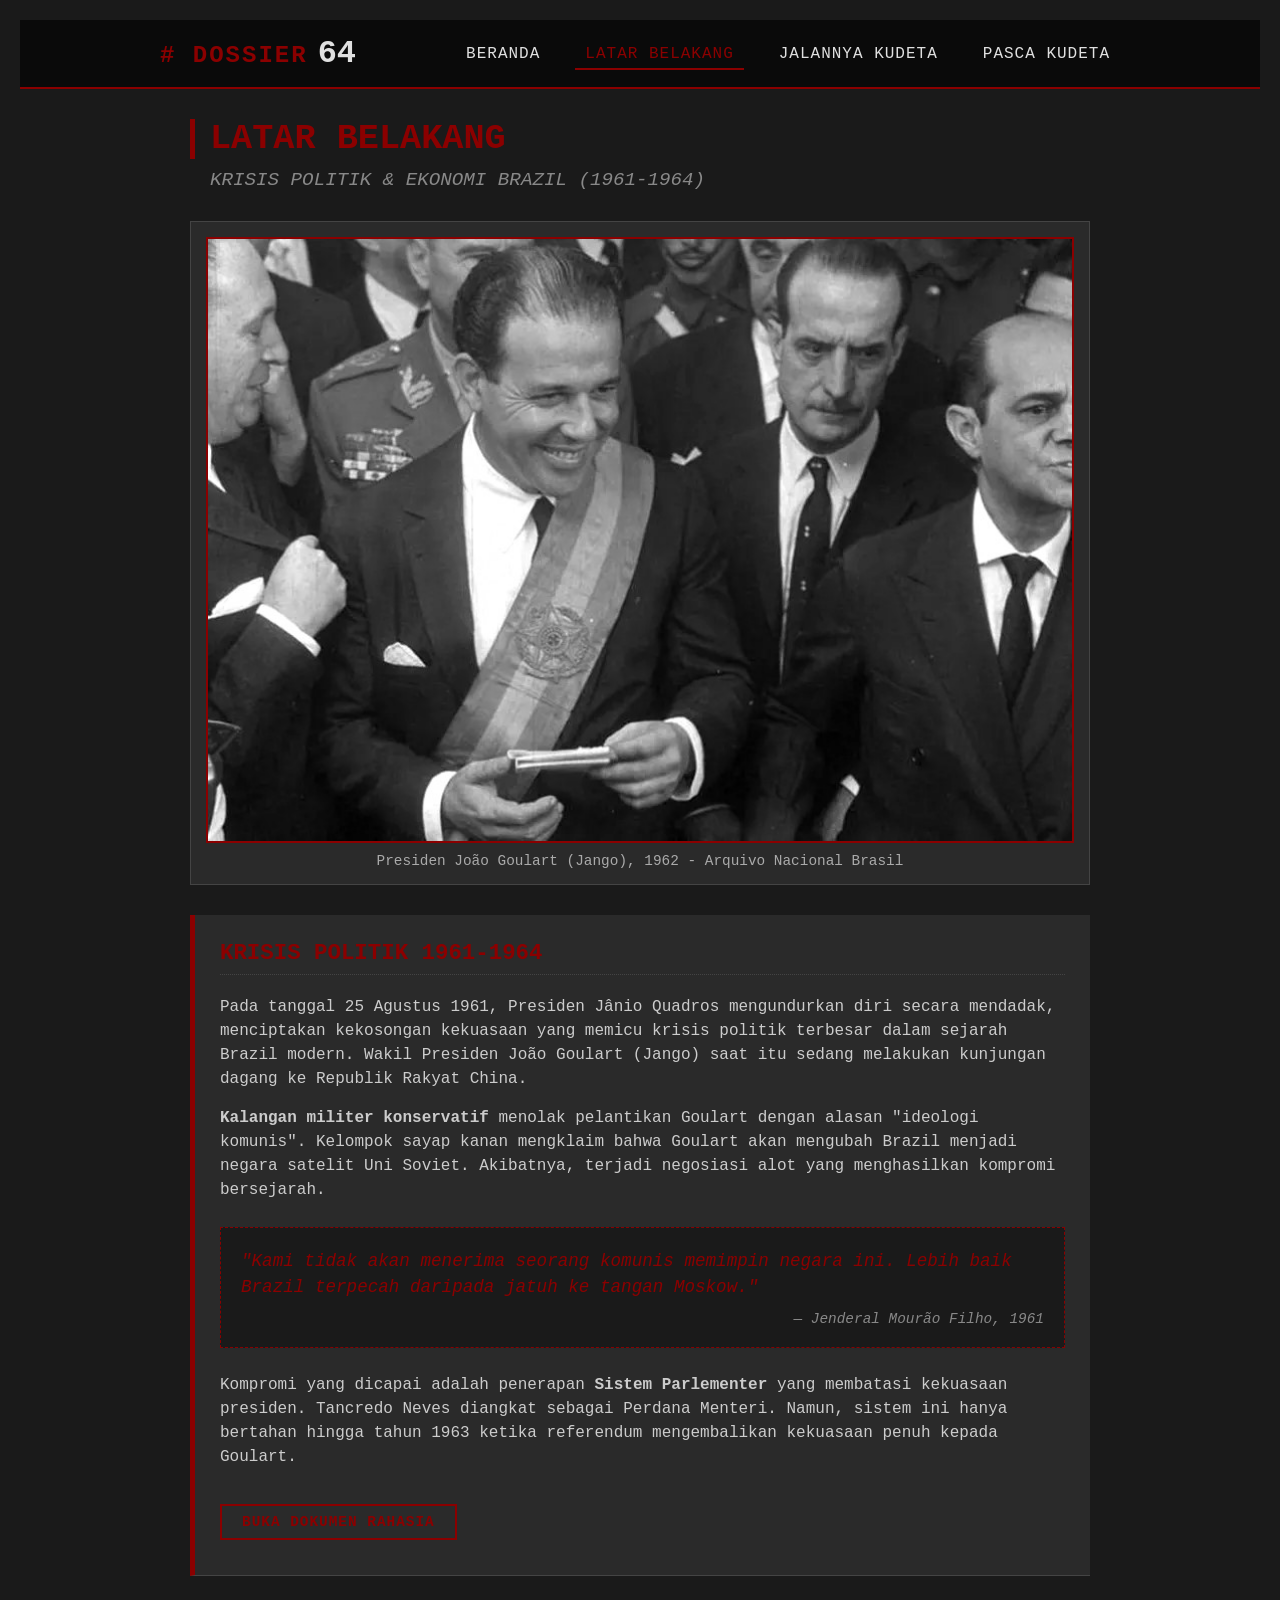
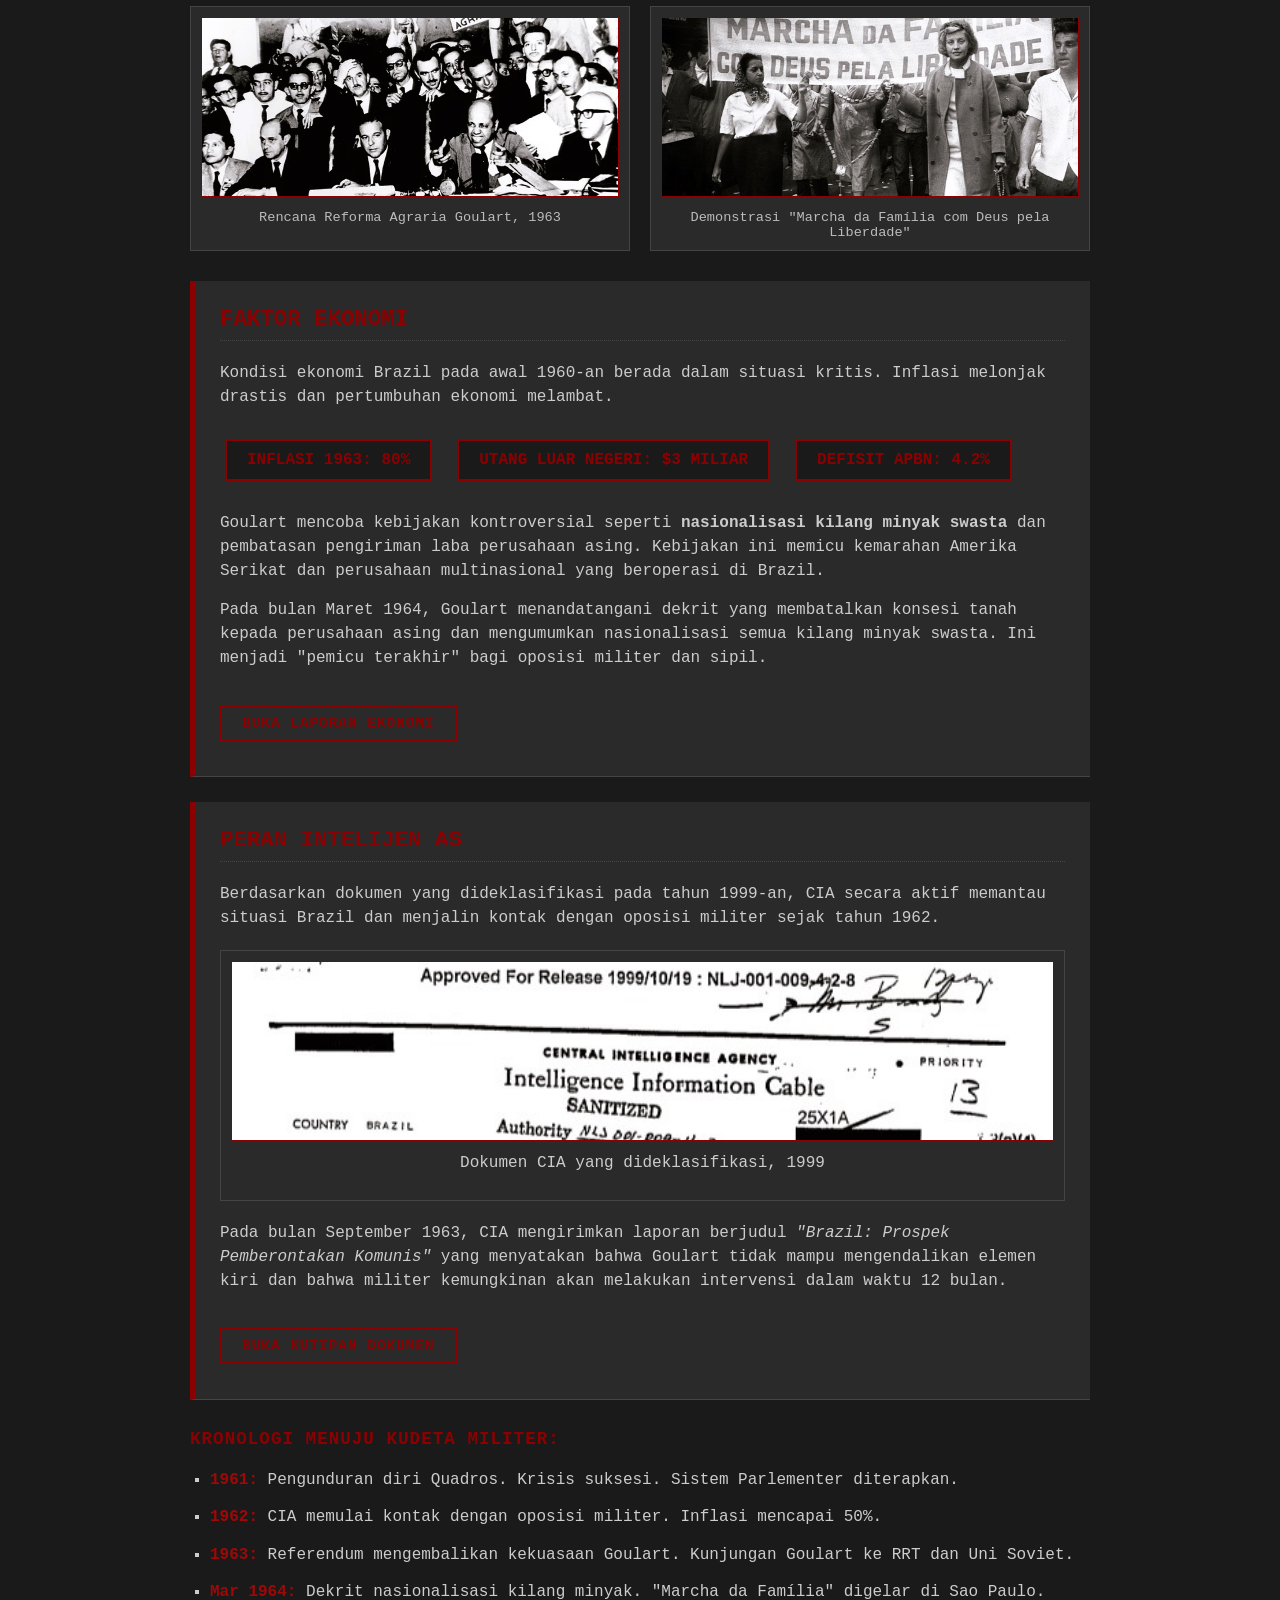
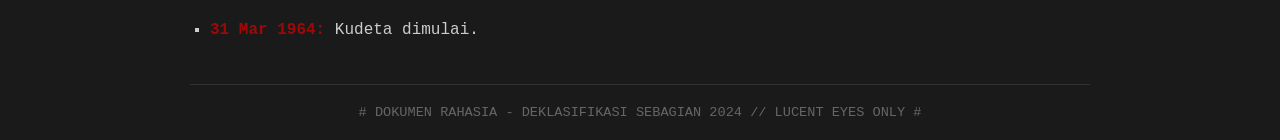
<file: latar belakang.html>
<!DOCTYPE html>
<html lang="en">
<head>
    <meta charset="UTF-8">
    <meta name="viewport" content="width=device-width, initial-scale=1.0">
    <title>LATAR BELAKANG - DOSSIER 64: KUDETA BRAZIL 1964</title>
    <style>
        * {
            margin: 0;
            padding: 0;
            box-sizing: border-box;
            font-family: 'Courier New', monospace;
        }

        body {
            background-color: #1a1a1a;
            color: #e0e0e0;
            min-height: 100vh;
            padding: 20px;
        }

        /* NAVBAR */
        .navbar {
            border-bottom: 2px solid #8b0000;
            background-color: #0a0a0a;
            margin-bottom: 30px;
            position: sticky;
            top: 0;
            z-index: 100;
        }

        .nav-container {
            max-width: 1000px;
            margin: 0 auto;
            padding: 15px 20px;
            display: flex;
            justify-content: space-between;
            align-items: center;
        }

        .nav-logo {
            display: flex;
            align-items: baseline;
            gap: 10px;
        }

        .dossier {
            font-size: 1.5rem;
            color: #8b0000;
            font-weight: bold;
            letter-spacing: 2px;
        }

        .year {
            font-size: 2rem;
            color: #e0e0e0;
            font-weight: bold;
        }

        .nav-menu {
            display: flex;
            list-style: none;
            gap: 25px;
        }

        .nav-menu li a {
            color: #e0e0e0;
            text-decoration: none;
            font-size: 1rem;
            padding: 5px 10px;
            transition: all 0.3s;
            letter-spacing: 1px;
        }

        .nav-menu li a:hover,
        .nav-menu li a.active {
            color: #8b0000;
            border-bottom: 2px solid #8b0000;
        }

        /* CONTAINER */
        .container {
            max-width: 900px;
            margin: 0 auto;
        }

        /* PAGE TITLE */
        .page-title {
            font-size: 2.2rem;
            color: #8b0000;
            margin-bottom: 10px;
            border-left: 5px solid #8b0000;
            padding-left: 15px;
        }

        .sub-title {
            font-size: 1.2rem;
            color: #888;
            margin-bottom: 30px;
            font-style: italic;
            padding-left: 20px;
        }

        /* PHOTO SECTION */
        .photo-section {
            margin-bottom: 30px;
        }

        .main-photo {
            background-color: #2a2a2a;
            padding: 15px;
            border: 1px solid #444;
            margin-bottom: 20px;
        }

        .main-photo img {
            width: 100%;
            height: auto;
            border: 2px solid #8b0000;
            display: block;
        }

        .photo-caption {
            margin-top: 10px;
            font-size: 0.9rem;
            color: #aaa;
            text-align: center;
        }

        /* PHOTO GRID 2 KOLOM */
        .photo-grid-2 {
            display: grid;
            grid-template-columns: 1fr 1fr;
            gap: 20px;
            margin: 30px 0;
        }

        .photo-card {
            background-color: #2a2a2a;
            padding: 10px;
            border: 1px solid #444;
        }

        .photo-card img {
            width: 100%;
            height: 180px;
            object-fit: cover;
            border: 1px solid #8b0000;
        }

        .photo-card p {
            margin-top: 8px;
            font-size: 0.85rem;
            color: #bbb;
            text-align: center;
        }

        /* CONTENT CARD */
        .content-card {
            background-color: #2a2a2a;
            padding: 25px;
            border-left: 5px solid #8b0000;
            border-bottom: 1px solid #444;
            margin-bottom: 25px;
        }

        .content-card h3 {
            color: #8b0000;
            margin-bottom: 20px;
            font-size: 1.4rem;
            border-bottom: 1px dotted #444;
            padding-bottom: 8px;
        }

        .content-card h4 {
            color: #8b0000;
            margin: 20px 0 10px 0;
            font-size: 1.2rem;
        }

        .content-card p {
            color: #ccc;
            line-height: 1.5;
            margin-bottom: 15px;
            font-size: 1rem;
        }

        /* QUOTE BOX */
        .quote-box {
            background-color: #1a1a1a;
            border: 1px dashed #8b0000;
            padding: 20px;
            margin: 25px 0;
            font-style: italic;
        }

        .quote-box p {
            color: #8b0000;
            font-size: 1.1rem;
            margin-bottom: 0;
        }

        .quote-source {
            text-align: right;
            color: #888;
            margin-top: 10px;
            font-size: 0.9rem;
        }

        /* STAT BOX */
        .stat-box {
            display: inline-block;
            background-color: #1a1a1a;
            border: 2px solid #8b0000;
            padding: 10px 20px;
            margin: 10px 5px;
            font-weight: bold;
            color: #8b0000;
        }

        /* BUTTON */
        .btn-classified {
            background-color: transparent;
            color: #8b0000;
            border: 2px solid #8b0000;
            padding: 8px 20px;
            cursor: pointer;
            font-size: 0.9rem;
            font-weight: bold;
            letter-spacing: 1px;
            transition: all 0.3s;
            margin: 20px 0 10px 0;
        }

        .btn-classified:hover {
            background-color: #8b0000;
            color: #fff;
        }

        /* CLASSIFIED DETAIL */
        .classified-detail {
            margin-top: 20px;
            padding: 20px;
            background-color: #1a1a1a;
            border: 1px dashed #8b0000;
        }

        .classified-detail h4 {
            color: #8b0000;
            margin-bottom: 10px;
        }

        .classified-detail ul {
            list-style: none;
            padding-left: 0;
        }

        .classified-detail li {
            margin-bottom: 10px;
            color: #ccc;
            padding-left: 20px;
            position: relative;
        }

        .classified-detail li:before {
            content: "►";
            color: #8b0000;
            position: absolute;
            left: 0;
        }

        .hidden {
            display: none;
        }

        /* FOOTER */
        .footer-note {
            margin-top: 40px;
            padding-top: 20px;
            border-top: 1px solid #333;
            text-align: center;
            color: #666;
            font-size: 0.85rem;
        }

        /* MODAL */
        .modal {
            display: none;
            position: fixed;
            z-index: 1000;
            left: 0;
            top: 0;
            width: 100%;
            height: 100%;
            background-color: rgba(0,0,0,0.9);
        }

        .modal-content {
            background-color: #2a2a2a;
            margin: 15% auto;
            padding: 30px;
            border: 3px solid #8b0000;
            width: 400px;
            max-width: 90%;
            text-align: center;
        }

        .modal-content h2 {
            color: #8b0000;
            margin-bottom: 20px;
        }

        .modal-content p {
            color: #ccc;
            margin-bottom: 25px;
        }

        .modal-content button {
            background-color: #8b0000;
            color: #fff;
            border: none;
            padding: 10px 25px;
            cursor: pointer;
            font-size: 1rem;
        }

        .close {
            color: #8b0000;
            float: right;
            font-size: 28px;
            font-weight: bold;
            cursor: pointer;
        }

        /* RESPONSIVE */
        @media (max-width: 768px) {
            .nav-container {
                flex-direction: column;
                gap: 15px;
            }
            
            .nav-menu {
                gap: 10px;
                flex-wrap: wrap;
                justify-content: center;
            }
            
            .photo-grid-2 {
                grid-template-columns: 1fr;
            }
        }
    </style>
</head>
<body>
    <!-- NAVBAR -->
    <nav class="navbar">
        <div class="nav-container">
            <div class="nav-logo">
                <span class="dossier"># DOSSIER</span>
                <span class="year">64</span>
            </div>
            <ul class="nav-menu">
                <li><a href="index.html">BERANDA</a></li>
                <li><a href="latar belakang.html" class="active">LATAR BELAKANG</a></li>
                <li><a href="jalannya kudeta.html">JALANNYA KUDETA</a></li>
                <li><a href="pasca kudeta.html">PASCA KUDETA</a></li>
            </ul>
        </div>
    </nav>

    <!-- MAIN CONTENT - HALAMAN LATAR BELAKANG -->
    <div class="container">
        <!-- HEADER -->
        <h1 class="page-title">LATAR BELAKANG</h1>
        <div class="sub-title">KRISIS POLITIK & EKONOMI BRAZIL (1961-1964)</div>

        <!-- FOTO UTAMA -->
        <div class="photo-section">
            <div class="main-photo">
                <img src="assets/images/Presiden Joao Goulart.jpg" alt="Presiden Joao Goulart">
                <p class="photo-caption">Presiden João Goulart (Jango), 1962 - Arquivo Nacional Brasil</p>
            </div>
        </div>

        <!-- KONTEN 1: KRISIS POLITIK -->
        <div class="content-card">
            <h3>KRISIS POLITIK 1961-1964</h3>
            <p>Pada tanggal 25 Agustus 1961, Presiden Jânio Quadros mengundurkan diri secara mendadak, menciptakan kekosongan kekuasaan yang memicu krisis politik terbesar dalam sejarah Brazil modern. Wakil Presiden João Goulart (Jango) saat itu sedang melakukan kunjungan dagang ke Republik Rakyat China.</p>
            <p><strong>Kalangan militer konservatif</strong> menolak pelantikan Goulart dengan alasan "ideologi komunis". Kelompok sayap kanan mengklaim bahwa Goulart akan mengubah Brazil menjadi negara satelit Uni Soviet. Akibatnya, terjadi negosiasi alot yang menghasilkan kompromi bersejarah.</p>

            <div class="quote-box">
                <p>"Kami tidak akan menerima seorang komunis memimpin negara ini. Lebih baik Brazil terpecah daripada jatuh ke tangan Moskow."</p>
                <div class="quote-source">— Jenderal Mourão Filho, 1961</div>
            </div>

            <p>Kompromi yang dicapai adalah penerapan <strong>Sistem Parlementer</strong> yang membatasi kekuasaan presiden. Tancredo Neves diangkat sebagai Perdana Menteri. Namun, sistem ini hanya bertahan hingga tahun 1963 ketika referendum mengembalikan kekuasaan penuh kepada Goulart.</p>

            <!-- TOMBOL DOKUMEN RAHASIA -->
            <button class="btn-classified" onclick="revealDetail('detail-politik')">BUKA DOKUMEN RAHASIA</button>
            
            <div id="detail-politik" class="classified-detail hidden">
                <h4>TELEGRAM KEDUTAAN AS, RIO DE JANEIRO (1961)</h4>
                <p>"Situasi Brazil sangat tidak stabil. Goulart adalah seorang populis yang berbahaya. Kami merekomendasikan pendekatan hati-hati dan mulai membangun kontak dengan faksi militer yang oposan."</p>
                <p style="margin-top: 10px; color: #8b0000;">— Dokumen deklasifikasi CIA, 1995</p>
            </div>
        </div>

        <!-- FOTO GRID 2 KOLOM -->
        <div class="photo-grid-2">
            <div class="photo-card">
                <img src="assets/images/Reforma 2.jpg" alt="Reforma Agraria">
                <p>Rencana Reforma Agraria Goulart, 1963</p>
            </div>
            <div class="photo-card">
                <img src="assets/images/Marcha Familia.jpg" alt="Demonstrasi">
                <p>Demonstrasi "Marcha da Família com Deus pela Liberdade"</p>
            </div>
        </div>

        <!-- KONTEN 2: FAKTOR EKONOMI -->
        <div class="content-card">
            <h3>FAKTOR EKONOMI</h3>
            <p>Kondisi ekonomi Brazil pada awal 1960-an berada dalam situasi kritis. Inflasi melonjak drastis dan pertumbuhan ekonomi melambat.</p>
            
            <div style="display: flex; flex-wrap: wrap; gap: 15px; margin: 20px 0;">
                <span class="stat-box">INFLASI 1963: 80%</span>
                <span class="stat-box">UTANG LUAR NEGERI: $3 MILIAR</span>
                <span class="stat-box">DEFISIT APBN: 4.2%</span>
            </div>

            <p>Goulart mencoba kebijakan kontroversial seperti <strong>nasionalisasi kilang minyak swasta</strong> dan pembatasan pengiriman laba perusahaan asing. Kebijakan ini memicu kemarahan Amerika Serikat dan perusahaan multinasional yang beroperasi di Brazil.</p>

            <p>Pada bulan Maret 1964, Goulart menandatangani dekrit yang membatalkan konsesi tanah kepada perusahaan asing dan mengumumkan nasionalisasi semua kilang minyak swasta. Ini menjadi "pemicu terakhir" bagi oposisi militer dan sipil.</p>

            <!-- TOMBOL KEDUA -->
            <button class="btn-classified" onclick="revealDetail('detail-ekonomi')">BUKA LAPORAN EKONOMI</button>
            
            <div id="detail-ekonomi" class="classified-detail hidden">
                <h4>MEMO DEPARTEMEN LUAR NEGERI AS (1964)</h4>
                <ul>
                    <li>Kebijakan nasionalisasi Goulart mengancam kepentingan perusahaan AS senilai $1.3 miliar.</li>
                    <li>Brazil adalah penerima investasi terbesar AS di Amerika Selatan.</li>
                    <li>Rekomendasi: Dukungan taktis untuk elemen militer yang pro-Barat.</li>
                </ul>
            </div>
        </div>

        <!-- KONTEN 3: PERAN CIA DAN DOKUMEN RAHASIA -->
        <div class="content-card">
            <h3>PERAN INTELIJEN AS</h3>
            <p>Berdasarkan dokumen yang dideklasifikasi pada tahun 1999-an, CIA secara aktif memantau situasi Brazil dan menjalin kontak dengan oposisi militer sejak tahun 1962.</p>

            <div class="photo-card" style="margin: 20px 0;">
                <img src="assets/images/dok cia.jpg" alt="Dokumen CIA">
                <p style="margin-top: 5px;">Dokumen CIA yang dideklasifikasi, 1999</p>
            </div>

            <p>Pada bulan September 1963, CIA mengirimkan laporan berjudul <em>"Brazil: Prospek Pemberontakan Komunis"</em> yang menyatakan bahwa Goulart tidak mampu mengendalikan elemen kiri dan bahwa militer kemungkinan akan melakukan intervensi dalam waktu 12 bulan.</p>

            <button class="btn-classified" onclick="revealDetail('detail-cia')">BUKA KUTIPAN DOKUMEN</button>
            
            <div id="detail-cia" class="classified-detail hidden">
                <h4>ESTIMASI INTELIJEN NASIONAL NO. 93-63</h4>
                <p>"...Jika Goulart terus mendorong reformasi radikal, militer Brazil kemungkinan besar akan melakukan kudeta. Dalam skenario tersebut, AS harus siap memberikan dukungan tidak langsung untuk memastikan pemerintahan baru yang pro-Barat."</p>
                <p style="margin-top: 10px; text-align: right;">— CIA, 27 September 1963</p>
            </div>
        </div>

        <div style="max-width: 900px; margin: 20px auto; font-family: monospace; color: #ccc; line-height: 1.6;">
    
            <h3 style="color: #8b0000; letter-spacing: 1px; margin-bottom: 15px; font-size: 1.1rem;">
                KRONOLOGI MENUJU KUDETA MILITER:
            </h3>
    
            <ul style="list-style-type: square; padding-left: 20px; margin: 0;">
                <li style="margin-bottom: 12px; text-align: justify;">
                    <strong style="color: #a00808;">1961:</strong> Pengunduran diri Quadros. Krisis suksesi. Sistem Parlementer diterapkan.
                 </li>
                <li style="margin-bottom: 12px; text-align: justify;">
                    <strong style="color: #a00808;">1962:</strong> CIA memulai kontak dengan oposisi militer. Inflasi mencapai 50%.
                </li>
                <li style="margin-bottom: 12px; text-align: justify;">
                    <strong style="color: #a00808;">1963:</strong> Referendum mengembalikan kekuasaan Goulart. Kunjungan Goulart ke RRT dan Uni Soviet.
                </li>
                <li style="margin-bottom: 12px; text-align: justify;">
                    <strong style="color: #a00808;">Mar 1964:</strong> Dekrit nasionalisasi kilang minyak. "Marcha da Família" digelar di Sao Paulo.
                </li>
                <li style="margin-bottom: 12px; text-align: justify;">
                    <strong style="color: #a00808;">31 Mar 1964:</strong> Kudeta dimulai.
                </li>
            </ul>
    
        </div>

        <!-- FOOTER -->
        <div class="footer-note">
            <p># DOKUMEN RAHASIA - DEKLASIFIKASI SEBAGIAN 2024 // LUCENT EYES ONLY #</p>
        </div>
    </div>

    <!-- MODAL PERINGATAN -->
    <div id="secretModal" class="modal">
        <div class="modal-content">
            <span class="close" onclick="closeModal()">&times;</span>
            <h2>PERINGATAN</h2>
            <p>Akses terhadap dokumen rahasia ini dipantau oleh Badan Intelijen Negara. Seluruh aktivitas Anda dicatat.</p>
            <button onclick="closeModal()">SETUJU</button>
        </div>
    </div>

    <script>
        // Fungsi untuk membuka detail dokumen
        function revealDetail(detailId) {
            const detailElement = document.getElementById(detailId);
            const button = event.target;
            
            if (detailElement) {
                detailElement.classList.toggle('hidden');
                
                if (detailElement.classList.contains('hidden')) {
                    button.textContent = 'BUKA DOKUMEN RAHASIA';
                } else {
                    button.textContent = 'TUTUP DOKUMEN';
                    
                    // Tampilkan modal peringatan pertama kali
                    if (!localStorage.getItem('warningShownLB')) {
                        document.getElementById('secretModal').style.display = 'block';
                        localStorage.setItem('warningShownLB', 'true');
                    }
                }
            }
        }

        // Fungsi modal
        function closeModal() {
            document.getElementById('secretModal').style.display = 'none';
        }

        // Close modal jika klik di luar
        window.onclick = function(event) {
            const modal = document.getElementById('secretModal');
            if (event.target == modal) {
                modal.style.display = 'none';
            }
        }

        // Set active di navbar berdasarkan halaman
        document.addEventListener('DOMContentLoaded', function() {
            // Cek apakah sudah pernah lihat warning
            if (localStorage.getItem('warningShownLB')) {
                // Tidak perlu lakukan apa-apa
            }
        });
    </script>
</body>
</html>
</file>
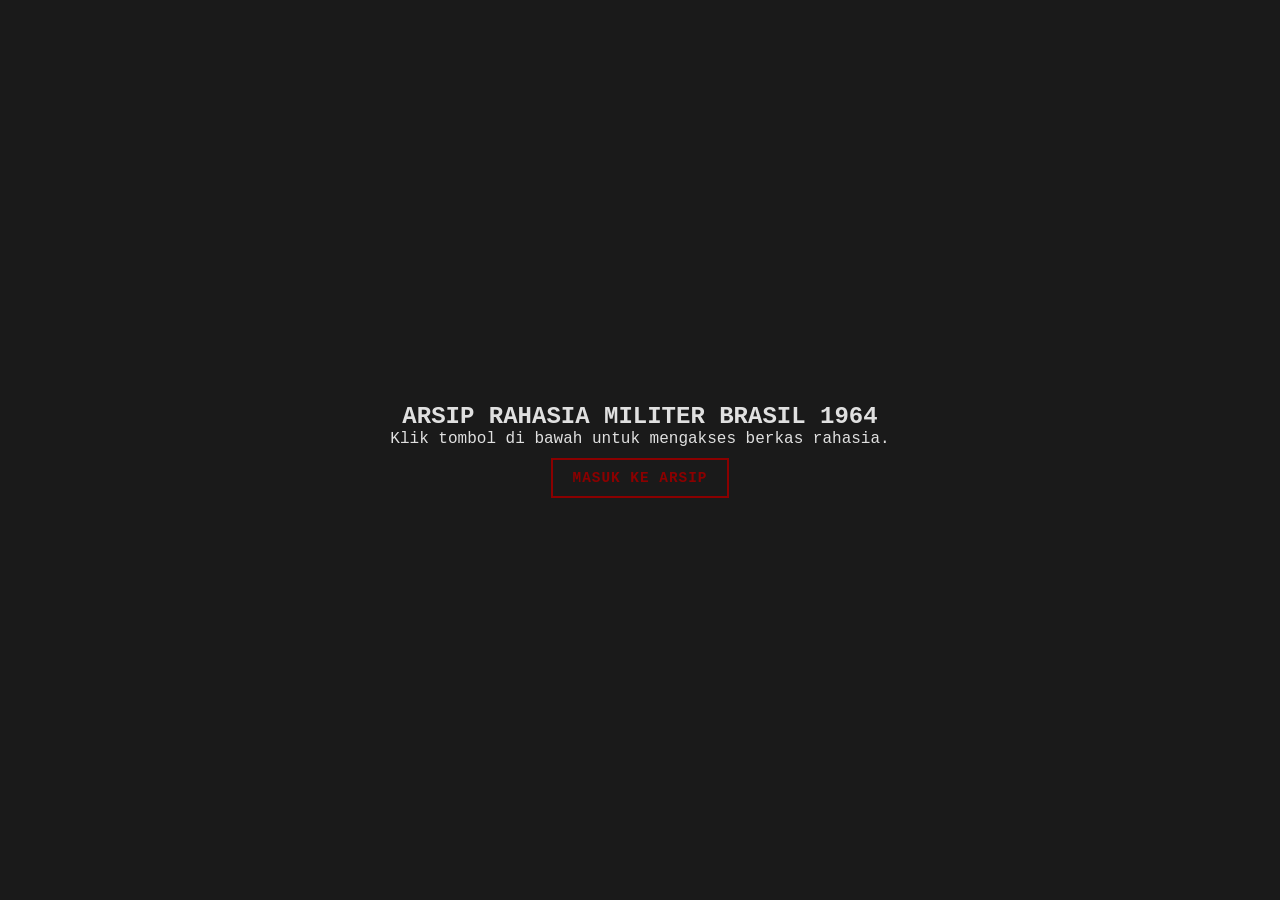
<file: login.html>
<!DOCTYPE html>
<html lang="en">
<head>
    <meta charset="UTF-8">
    <meta name="viewport" content="width=device-width, initial-scale=1.0">
    <title>Login - Arsip 1964</title>
    
    <!-- Ini bagian paling penting yang menghubungkan ke style.css kamu -->
    <link rel="stylesheet" href="style.css">
</head>
<body>

    <!-- 1. Elemen Loading Screen (Akan otomatis sembunyi karena class 'hidden') -->
    <div id="loading-screen" class="loading-overlay hidden">
        <div class="spinner"></div>
        <p>Membuka Dekripsi Dokumen...</p>
    </div>

    <!-- 2. Konten Utama Halaman Login Kamu -->
    <div class="welcome-container">
        <h2>ARSIP RAHASIA MILITER BRASIL 1964</h2>
        <p>Klik tombol di bawah untuk mengakses berkas rahasia.</p>
        
        <!-- Pastikan tombol memiliki id="btn-masuk" -->
        <button id="btn-masuk" class="btn-classified" style="padding: 10px 20px; cursor: pointer;">MASUK KE ARSIP</button>
    </div>

    <!-- 3. Logika JavaScript untuk menjalankan Loading -->
    <script>
        document.getElementById('btn-masuk').addEventListener('click', function() {
            // Ambil elemen loading screen
            const loadingScreen = document.getElementById('loading-screen');
            
            // Munculkan animasi loading dengan menghapus class 'hidden'
            loadingScreen.classList.remove('hidden');
            
            // Tunggu 2.5 detik, lalu pindah ke halaman Beranda.html
            setTimeout(function() {
                window.location.href = "Beranda.html"; 
            }, 2500); 
        });
    </script>
</body>
</html>
</file>
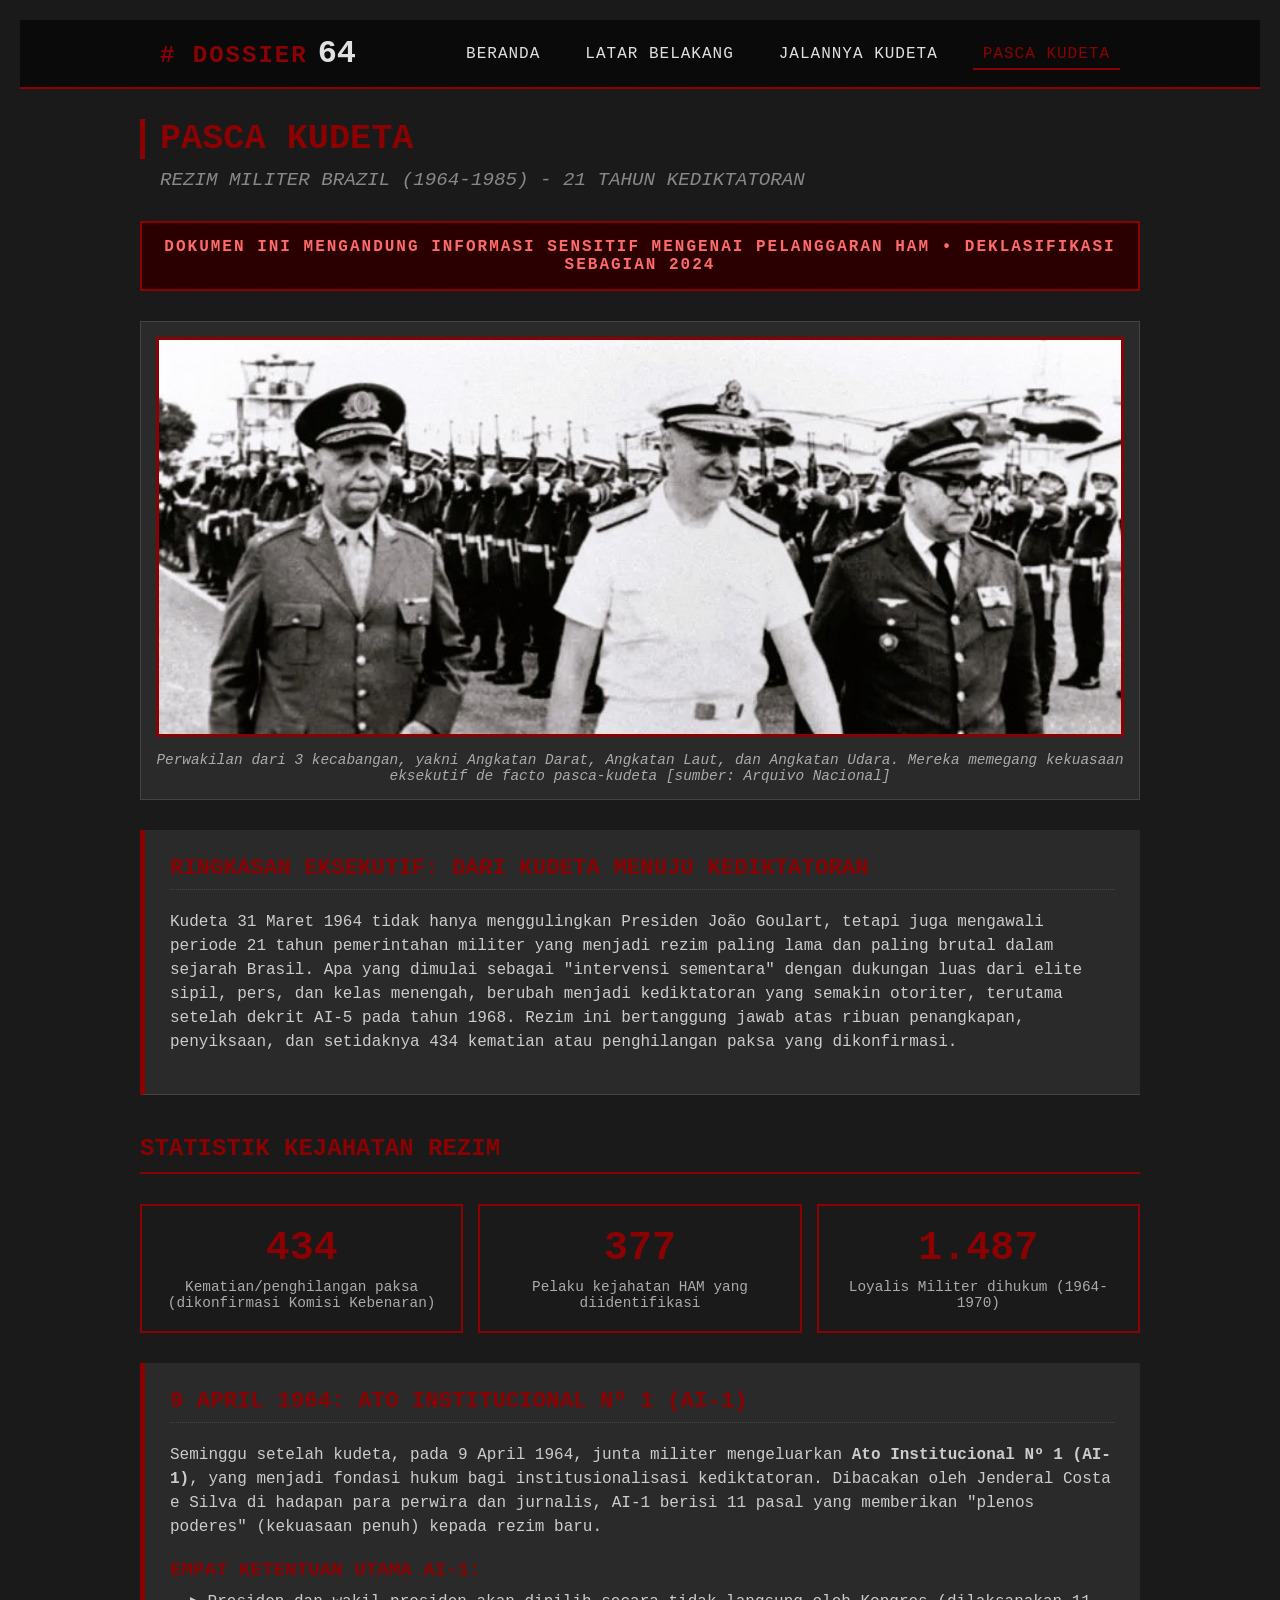
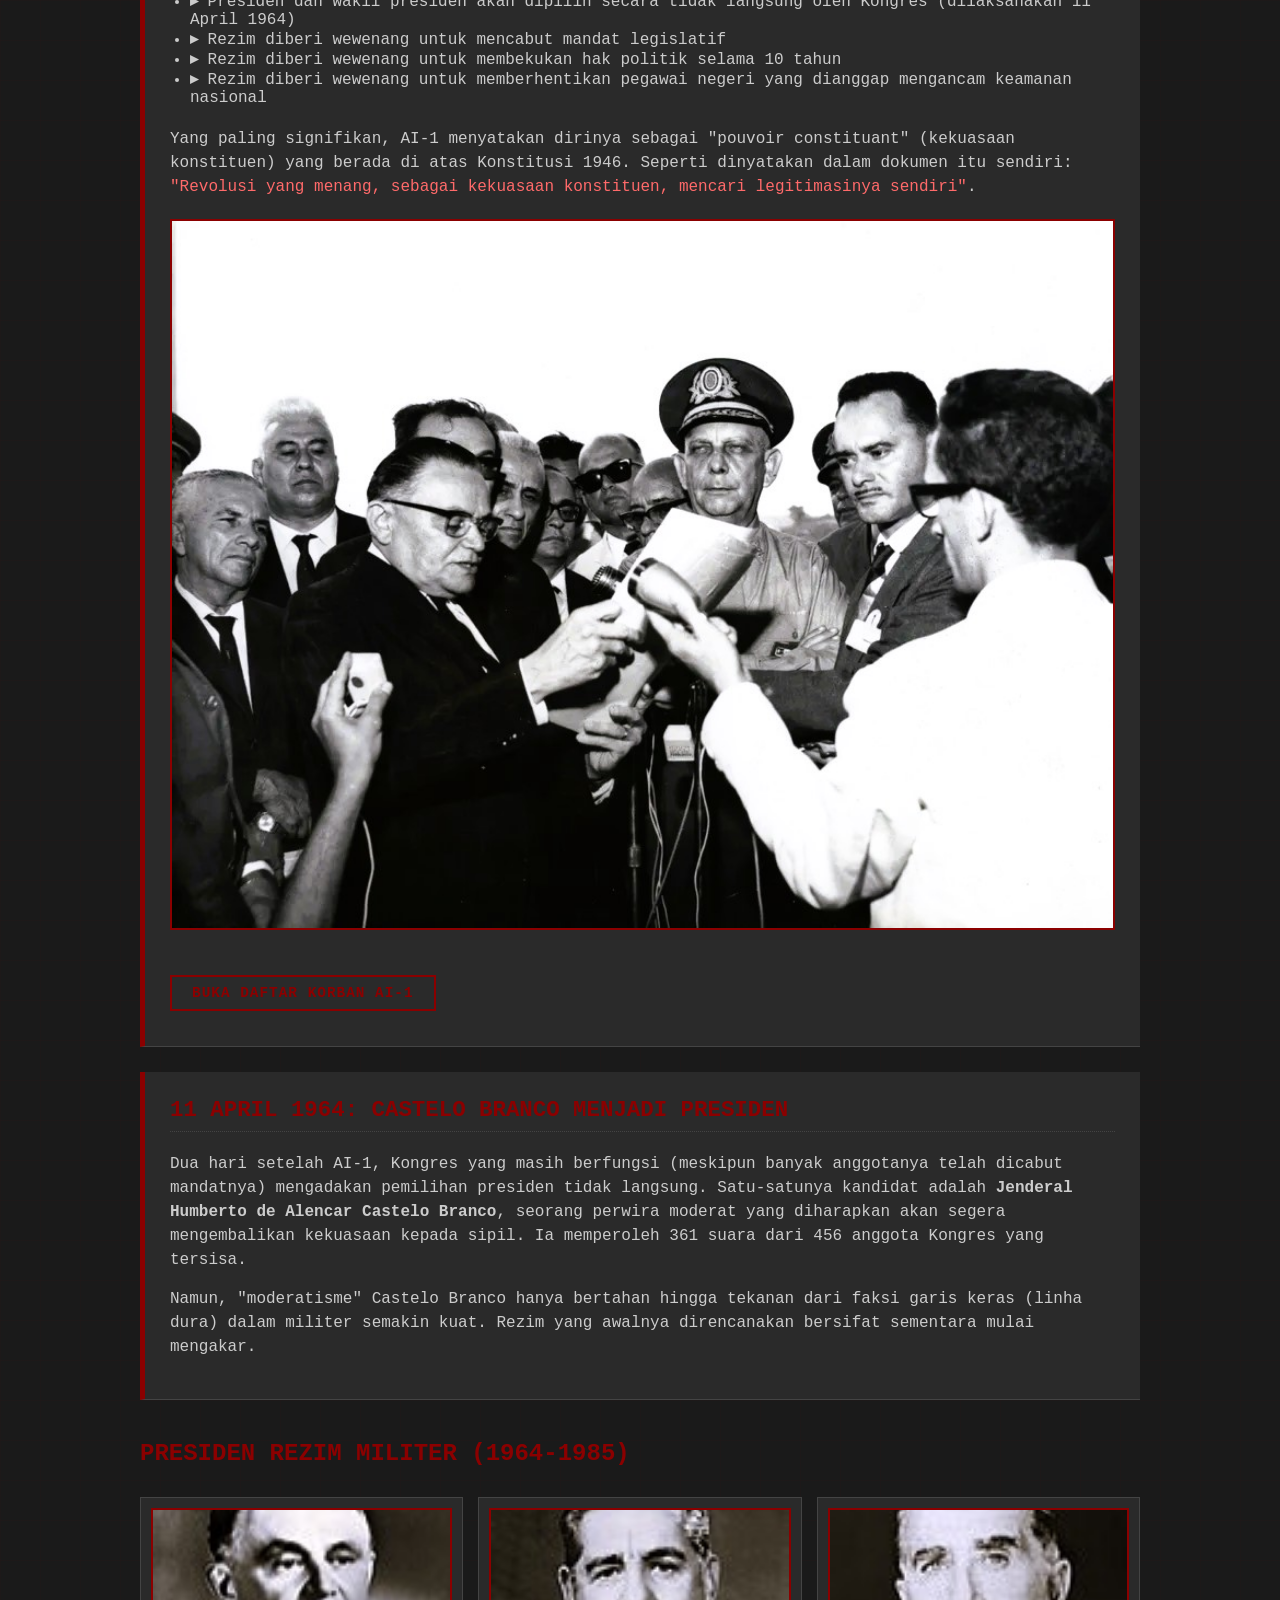
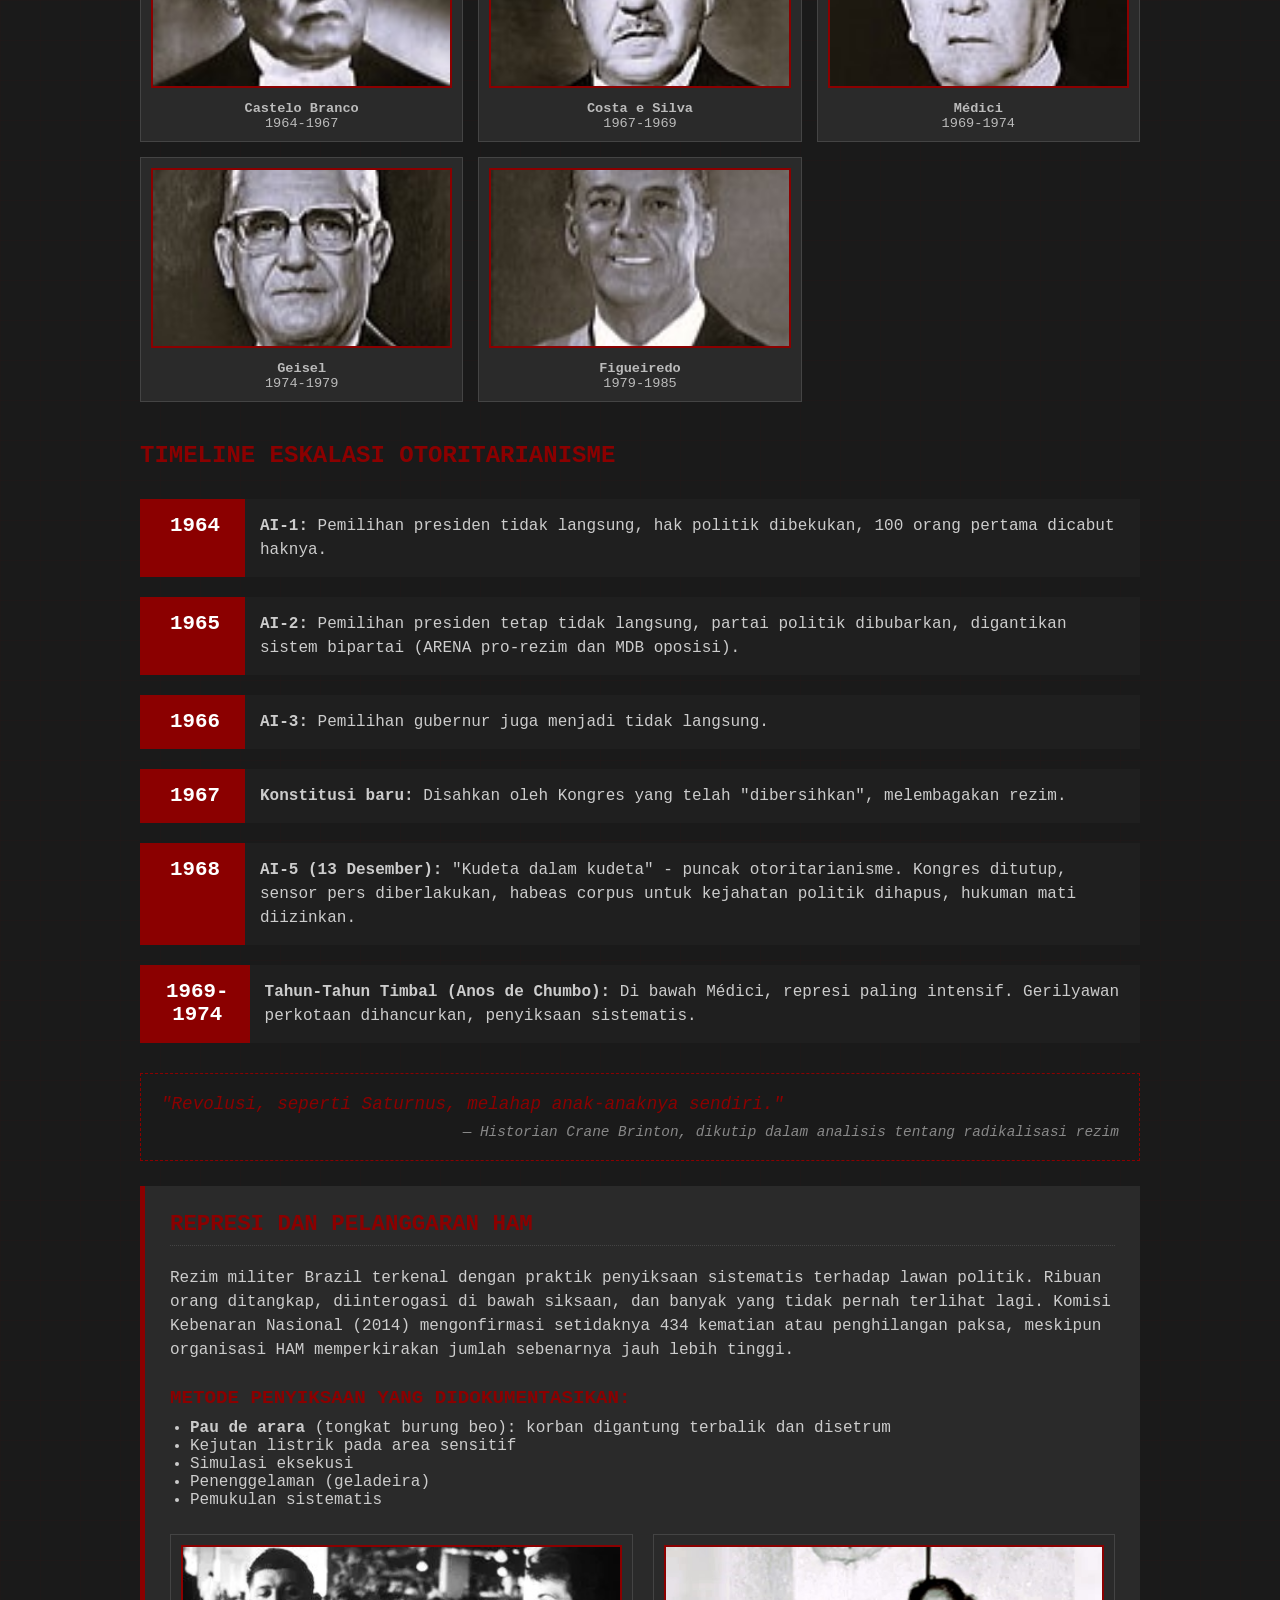
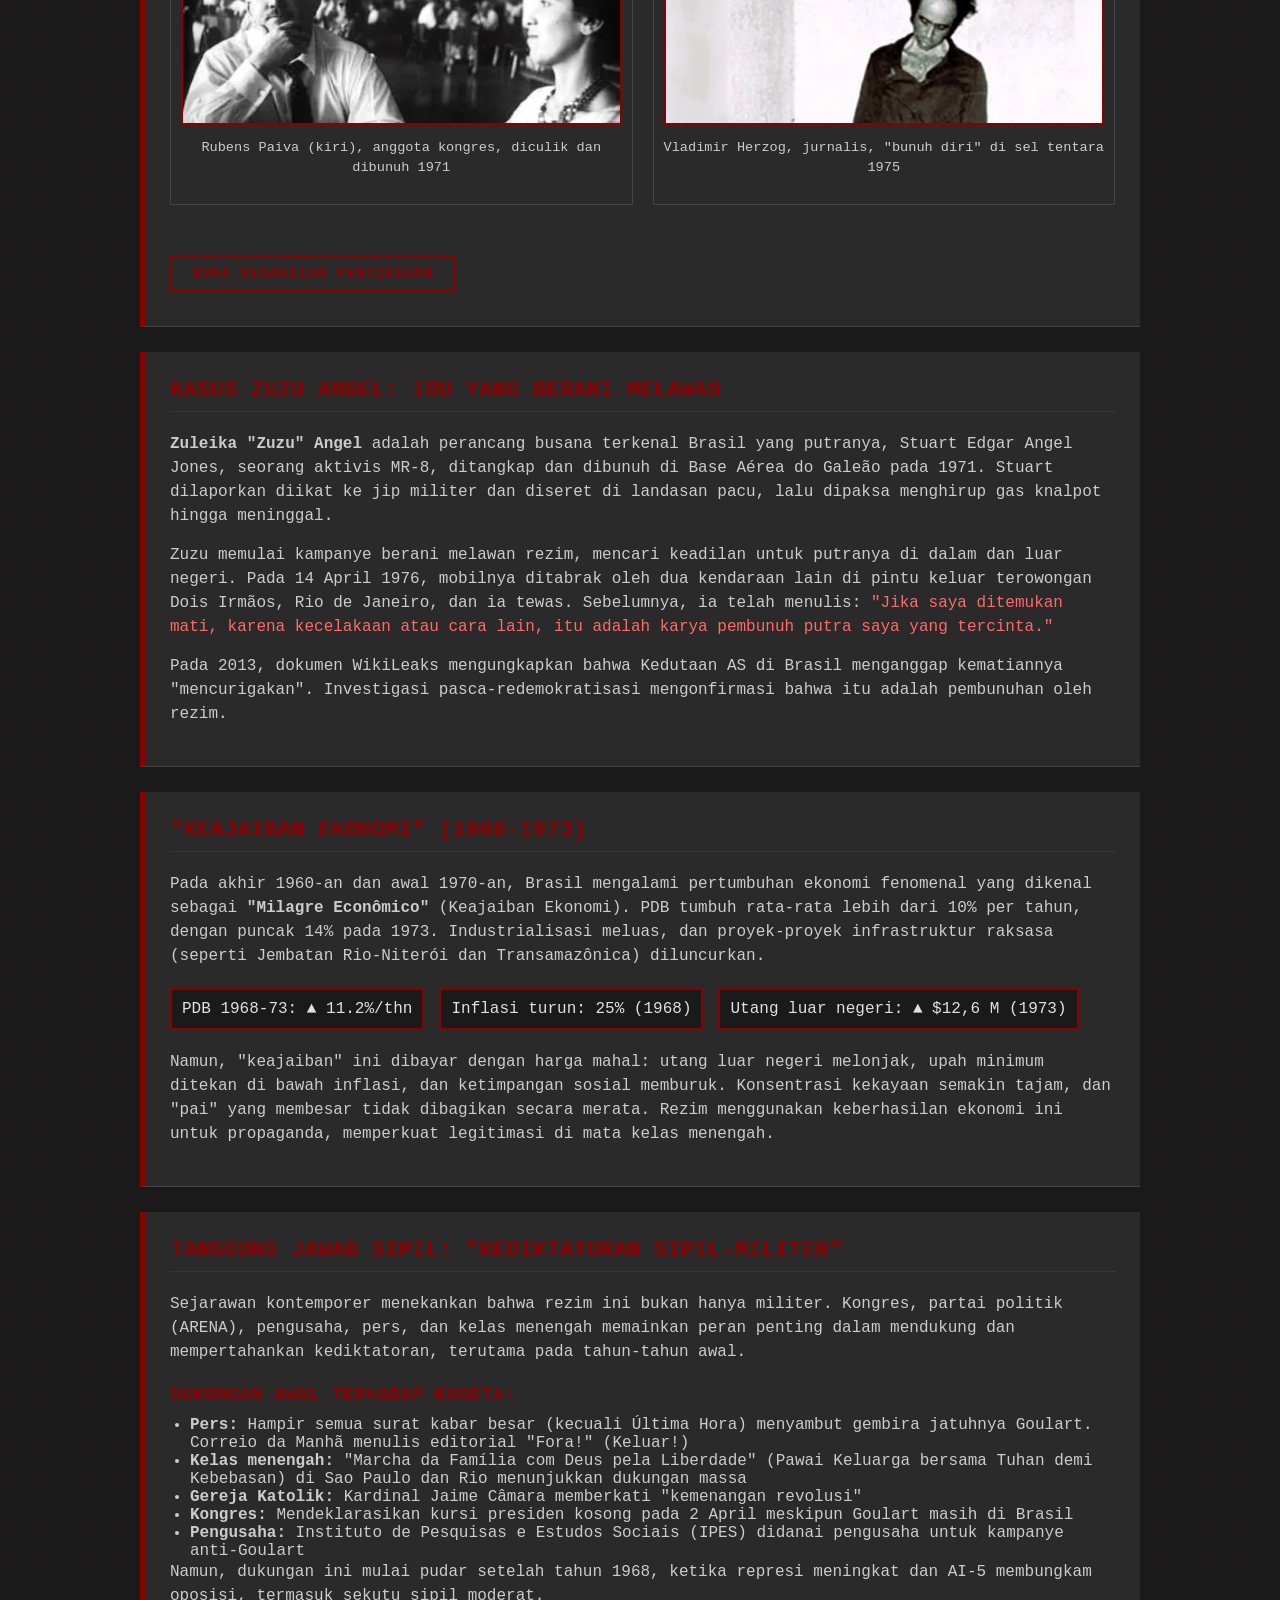
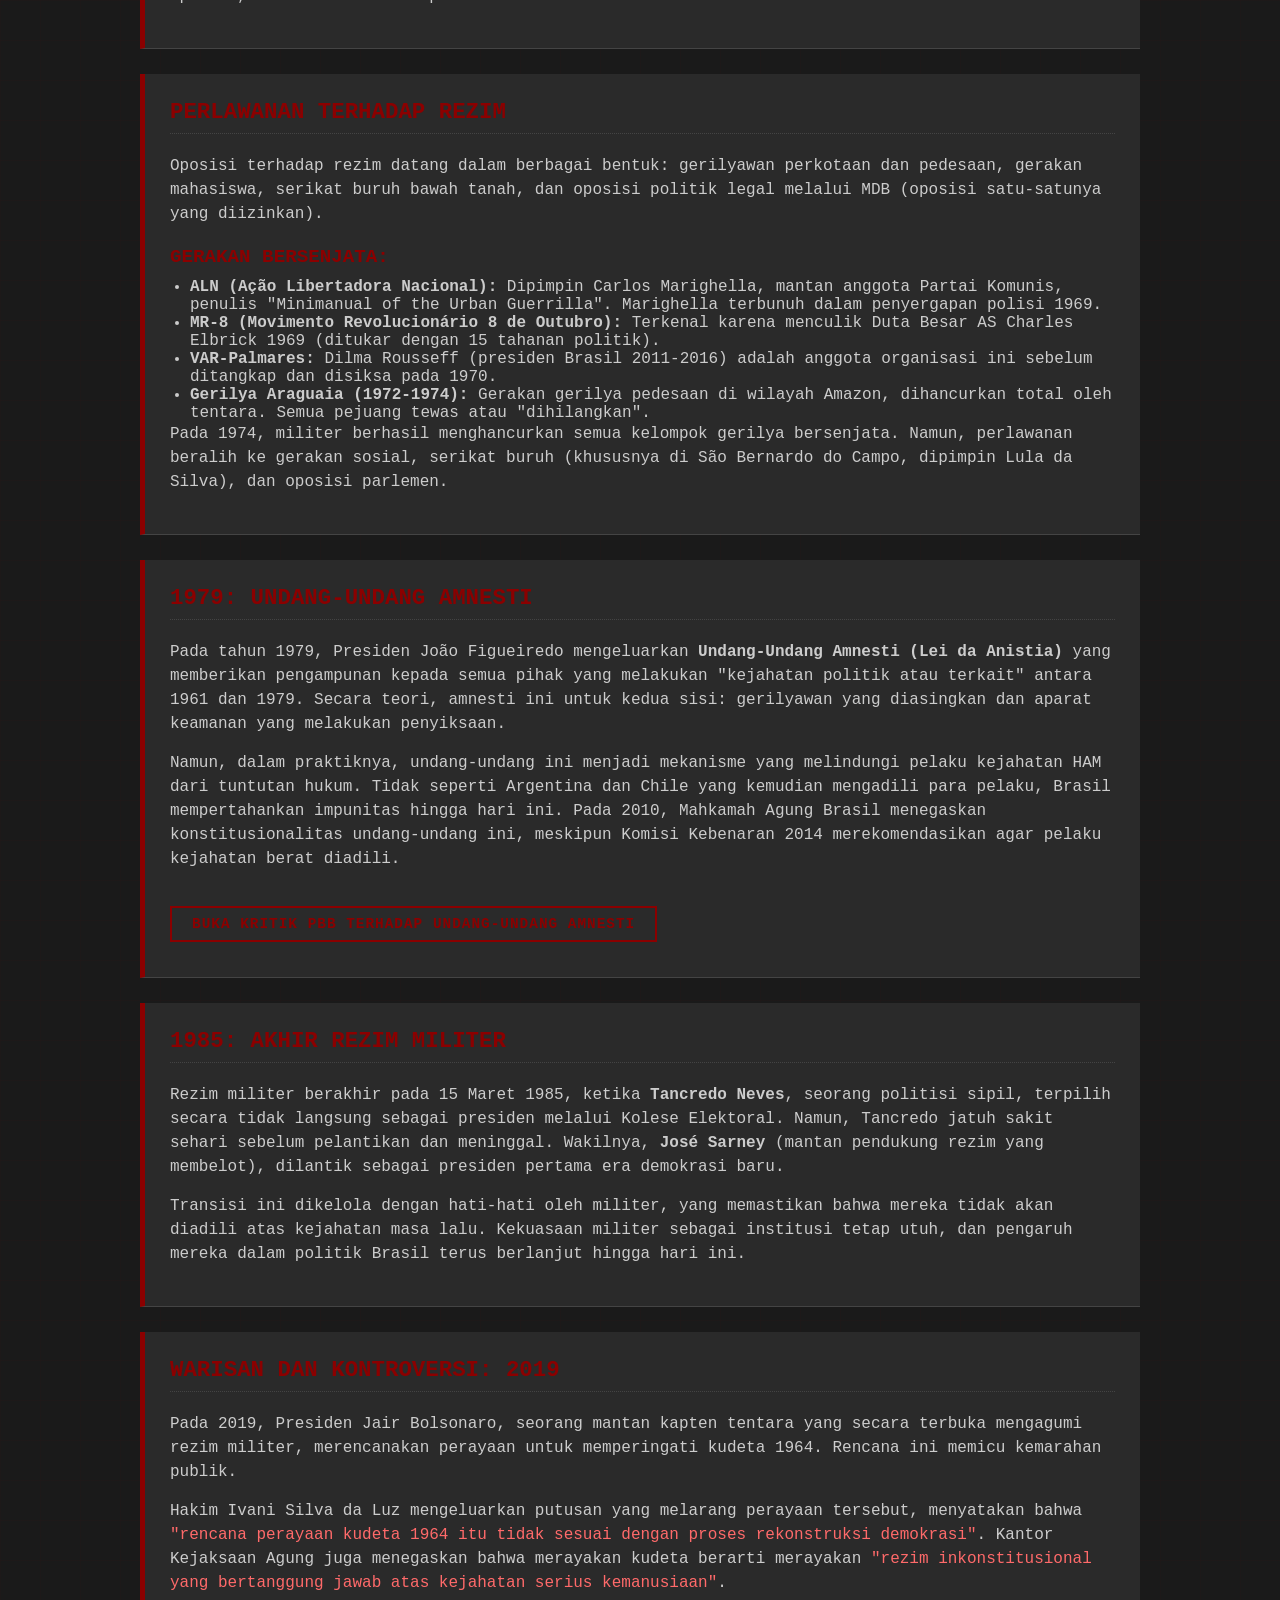
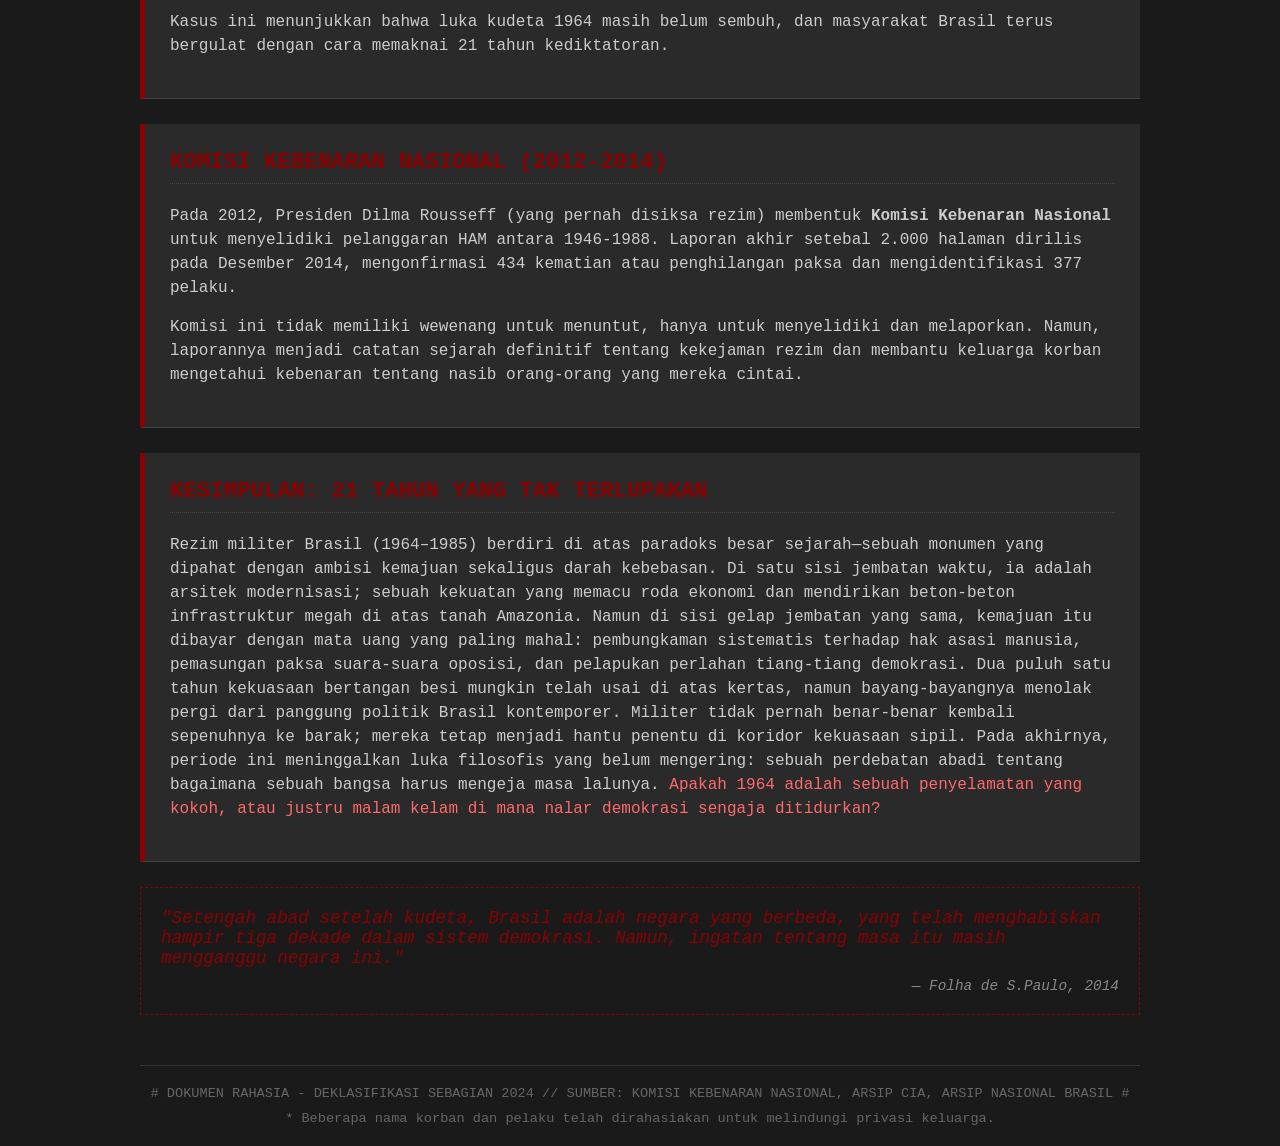
<file: pasca kudeta.html>
<!DOCTYPE html>
<html lang="en">
<head>
    <meta charset="UTF-8">
    <meta name="viewport" content="width=device-width, initial-scale=1.0">
    <title>PASCA KUDETA - DOSSIER 64: REZIM MILITER BRAZIL 1964-1985</title>
    <style>
        * {
            margin: 0;
            padding: 0;
            box-sizing: border-box;
            font-family: 'Courier New', monospace;
        }

        body {
            background-color: #1a1a1a;
            color: #e0e0e0;
            min-height: 100vh;
            padding: 20px;
            background-image: 
                linear-gradient(rgba(139, 0, 0, 0.03) 1px, transparent 1px),
                linear-gradient(90deg, rgba(139, 0, 0, 0.03) 1px, transparent 1px);
            background-size: 40px 40px;
        }

        /* NAVBAR - SAMA PERSIS DENGAN HALAMAN LAIN */
        .navbar {
            border-bottom: 2px solid #8b0000;
            background-color: #0a0a0a;
            margin-bottom: 30px;
            position: sticky;
            top: 0;
            z-index: 100;
        }

        .nav-container {
            max-width: 1000px;
            margin: 0 auto;
            padding: 15px 20px;
            display: flex;
            justify-content: space-between;
            align-items: center;
        }

        .nav-logo {
            display: flex;
            align-items: baseline;
            gap: 10px;
        }

        .dossier {
            font-size: 1.5rem;
            color: #8b0000;
            font-weight: bold;
            letter-spacing: 2px;
        }

        .year {
            font-size: 2rem;
            color: #e0e0e0;
            font-weight: bold;
        }

        .nav-menu {
            display: flex;
            list-style: none;
            gap: 25px;
        }

        .nav-menu li a {
            color: #e0e0e0;
            text-decoration: none;
            font-size: 1rem;
            padding: 5px 10px;
            transition: all 0.3s;
            letter-spacing: 1px;
        }

        .nav-menu li a:hover,
        .nav-menu li a.active {
            color: #8b0000;
            border-bottom: 2px solid #8b0000;
        }

        /* CONTAINER - SAMA PERSIS DENGAN HALAMAN LAIN */
        .container {
            max-width: 1000px;
            margin: 0 auto;
        }

        /* PAGE TITLE - SAMA PERSIS DENGAN HALAMAN LAIN */
        .page-title {
            font-size: 2.2rem;
            color: #8b0000;
            margin-bottom: 10px;
            border-left: 5px solid #8b0000;
            padding-left: 15px;
        }

        .sub-title {
            font-size: 1.2rem;
            color: #888;
            margin-bottom: 30px;
            font-style: italic;
            padding-left: 20px;
        }

        /* WARNING BANNER - SAMA PERSIS DENGAN HALAMAN JALANNYA KUDETA */
        .warning-banner {
            background-color: #2a0000;
            border: 2px solid #8b0000;
            color: #ff6a6a;
            text-align: center;
            padding: 15px;
            margin-bottom: 30px;
            font-weight: bold;
            letter-spacing: 2px;
            animation: pulse 2s infinite;
        }

        @keyframes pulse {
            0%, 100% { opacity: 1; }
            50% { opacity: 0.7; }
        }

        /* PHOTO SECTION - SAMA PERSIS DENGAN HALAMAN LAIN */
        .featured-photo {
            width: 100%;
            margin: 20px 0 30px 0;
            background-color: #2a2a2a;
            padding: 15px;
            border: 1px solid #444;
        }

        .featured-photo img {
            width: 100%;
            max-height: 400px;
            object-fit: cover;
            border: 3px solid #8b0000;
        }

        .photo-caption {
            margin-top: 10px;
            font-size: 0.9rem;
            color: #aaa;
            text-align: center;
            font-style: italic;
        }

        .photo-grid-2 {
            display: grid;
            grid-template-columns: 1fr 1fr;
            gap: 20px;
            margin: 30px 0;
        }

        .photo-grid-3 {
            display: grid;
            grid-template-columns: repeat(3, 1fr);
            gap: 15px;
            margin: 30px 0;
        }

        .photo-card {
            background-color: #2a2a2a;
            padding: 10px;
            border: 1px solid #444;
        }

        .photo-card img {
            width: 100%;
            height: 180px;
            object-fit: cover;
            border: 2px solid #8b0000;
        }

        .photo-card p {
            margin-top: 8px;
            font-size: 0.85rem;
            color: #bbb;
            text-align: center;
        }

        /* CONTENT CARD - SAMA PERSIS DENGAN HALAMAN LATAR BELAKANG */
        .content-card {
            background-color: #2a2a2a;
            padding: 25px;
            border-left: 5px solid #8b0000;
            border-bottom: 1px solid #444;
            margin: 25px 0;
        }

        .content-card h3 {
            color: #8b0000;
            margin-bottom: 20px;
            font-size: 1.4rem;
            border-bottom: 1px dotted #444;
            padding-bottom: 8px;
        }

        .content-card h4 {
            color: #8b0000;
            margin: 20px 0 10px 0;
            font-size: 1.2rem;
        }

        .content-card p {
            color: #ccc;
            line-height: 1.5;
            margin-bottom: 15px;
        }

        /* TIMELINE COMPACT - SAMA PERSIS DENGAN HALAMAN JALANNYA KUDETA */
        .timeline-compact {
            margin: 30px 0;
        }

        .timeline-year {
            display: flex;
            margin-bottom: 20px;
            background-color: #1f1f1f;
            border-left: 5px solid #8b0000;
        }

        .year-box {
            min-width: 100px;
            background-color: #8b0000;
            color: #fff;
            padding: 15px;
            font-weight: bold;
            font-size: 1.3rem;
            text-align: center;
        }

        .year-desc {
            padding: 15px;
            color: #ccc;
            line-height: 1.5;
        }

        /* QUOTE BOX - SAMA PERSIS DENGAN HALAMAN LAIN */
        .quote-box {
            background-color: #1a1a1a;
            border: 1px dashed #8b0000;
            padding: 20px;
            margin: 25px 0;
            font-style: italic;
        }

        .quote-box p {
            color: #8b0000;
            font-size: 1.1rem;
            margin-bottom: 0;
        }

        .quote-source {
            text-align: right;
            color: #888;
            margin-top: 10px;
            font-size: 0.9rem;
        }

        /* STAT GRID - SAMA PERSIS DENGAN HALAMAN PASCA KUDETA (SEBELUMNYA) */
        .stat-grid {
            display: grid;
            grid-template-columns: repeat(3, 1fr);
            gap: 15px;
            margin: 30px 0;
        }

        .stat-box {
            background-color: #1a1a1a;
            border: 2px solid #8b0000;
            padding: 20px 10px;
            text-align: center;
        }

        .stat-number {
            font-size: 2.5rem;
            color: #8b0000;
            font-weight: bold;
            font-family: 'Courier New', monospace;
        }

        .stat-label {
            color: #aaa;
            font-size: 0.9rem;
            margin-top: 8px;
        }

        /* BUTTON - SAMA PERSIS DENGAN HALAMAN LAIN */
        .btn-classified {
            background-color: transparent;
            color: #8b0000;
            border: 2px solid #8b0000;
            padding: 8px 20px;
            cursor: pointer;
            font-size: 0.9rem;
            font-weight: bold;
            letter-spacing: 1px;
            transition: all 0.3s;
            margin: 20px 0 10px 0;
        }

        .btn-classified:hover {
            background-color: #8b0000;
            color: #fff;
        }

        /* CLASSIFIED DETAIL - SAMA PERSIS DENGAN HALAMAN LAIN */
        .classified-detail {
            margin-top: 20px;
            padding: 20px;
            background-color: #1a1a1a;
            border: 1px dashed #8b0000;
        }

        .classified-detail h4 {
            color: #8b0000;
            margin-bottom: 10px;
        }

        .hidden {
            display: none;
        }

        /* TABLE - SAMA PERSIS (jika ada) */
        .data-table {
            width: 100%;
            border-collapse: collapse;
            margin: 20px 0;
        }

        .data-table th {
            background-color: #8b0000;
            color: #fff;
            padding: 10px;
            text-align: left;
        }

        .data-table td {
            padding: 10px;
            border: 1px solid #444;
            color: #ccc;
        }

        .data-table tr:nth-child(even) {
            background-color: #1f1f1f;
        }

        /* MODAL - SAMA PERSIS DENGAN HALAMAN LAIN */
        .modal {
            display: none;
            position: fixed;
            z-index: 1000;
            left: 0;
            top: 0;
            width: 100%;
            height: 100%;
            background-color: rgba(0,0,0,0.9);
        }

        .modal-content {
            background-color: #2a2a2a;
            margin: 15% auto;
            padding: 30px;
            border: 3px solid #8b0000;
            width: 400px;
            max-width: 90%;
            text-align: center;
        }

        .modal-content h2 {
            color: #8b0000;
            margin-bottom: 20px;
        }

        .modal-content p {
            color: #ccc;
            margin-bottom: 25px;
        }

        .modal-content button {
            background-color: #8b0000;
            color: #fff;
            border: none;
            padding: 10px 25px;
            cursor: pointer;
            font-size: 1rem;
        }

        .close {
            color: #8b0000;
            float: right;
            font-size: 28px;
            font-weight: bold;
            cursor: pointer;
        }

        /* FOOTER - SAMA PERSIS DENGAN HALAMAN LAIN */
        .footer-note {
            margin-top: 50px;
            padding-top: 20px;
            border-top: 1px solid #333;
            text-align: center;
            color: #666;
            font-size: 0.85rem;
        }

        /* RESPONSIVE - SAMA PERSIS */
        @media (max-width: 768px) {
            .nav-container {
                flex-direction: column;
                gap: 15px;
            }
            
            .nav-menu {
                gap: 10px;
                flex-wrap: wrap;
                justify-content: center;
            }
            
            .photo-grid-2, .photo-grid-3, .stat-grid {
                grid-template-columns: 1fr;
            }
            
            .timeline-year {
                flex-direction: column;
            }
            
            .year-box {
                width: 100%;
            }
        }
    </style>
</head>
<body>
    <!-- NAVBAR - SAMA PERSIS DENGAN HALAMAN LAIN -->
    <nav class="navbar">
        <div class="nav-container">
            <div class="nav-logo">
                <span class="dossier"># DOSSIER</span>
                <span class="year">64</span>
            </div>
            <ul class="nav-menu">
                <li><a href="index.html">BERANDA</a></li>
                <li><a href="latar belakang.html">LATAR BELAKANG</a></li>
                <li><a href="jalannya kudeta.html">JALANNYA KUDETA</a></li>
                <li><a href="pasca kudeta.html" class="active">PASCA KUDETA</a></li>
            </ul>
        </div>
    </nav>

    <!-- MAIN CONTENT - ISI SAMA PERSIS DENGAN VERSI SEBELUMNYA, HANYA STYLE YANG BERUBAH -->
    <div class="container">
        <!-- HEADER -->
        <h1 class="page-title">PASCA KUDETA</h1>
        <div class="sub-title">REZIM MILITER BRAZIL (1964-1985) - 21 TAHUN KEDIKTATORAN</div>

        <!-- WARNING BANNER -->
        <div class="warning-banner">
            DOKUMEN INI MENGANDUNG INFORMASI SENSITIF MENGENAI PELANGGARAN HAM • DEKLASIFIKASI SEBAGIAN 2024
        </div>

        <!-- FOTO UTAMA: CASTELO BRANCO DAN JUNTA MILITER -->
        <div class="featured-photo">
            <img src="assets/images/Junta Militar.jpg" alt="Komando Tertinggi Revolusi">
            <p class="photo-caption">Perwakilan dari 3 kecabangan, yakni Angkatan Darat, Angkatan Laut, dan Angkatan Udara. Mereka memegang kekuasaan eksekutif de facto pasca-kudeta [sumber: Arquivo Nacional]</p>
        </div>

        <!-- RINGKASAN EKSEKUTIF -->
        <div class="content-card">
            <h3>RINGKASAN EKSEKUTIF: DARI KUDETA MENUJU KEDIKTATORAN</h3>
            <p>Kudeta 31 Maret 1964 tidak hanya menggulingkan Presiden João Goulart, tetapi juga mengawali periode 21 tahun pemerintahan militer yang menjadi rezim paling lama dan paling brutal dalam sejarah Brasil. Apa yang dimulai sebagai "intervensi sementara" dengan dukungan luas dari elite sipil, pers, dan kelas menengah, berubah menjadi kediktatoran yang semakin otoriter, terutama setelah dekrit AI-5 pada tahun 1968. Rezim ini bertanggung jawab atas ribuan penangkapan, penyiksaan, dan setidaknya 434 kematian atau penghilangan paksa yang dikonfirmasi.</p>
        </div>

        <!-- STATISTIK KORBAN -->
        <h2 style="color: #8b0000; margin: 40px 0 20px 0; border-bottom: 2px solid #8b0000; padding-bottom: 10px;">STATISTIK KEJAHATAN REZIM</h2>
        
        <div class="stat-grid">
            <div class="stat-box">
                <div class="stat-number">434</div>
                <div class="stat-label">Kematian/penghilangan paksa (dikonfirmasi Komisi Kebenaran)</div>
            </div>
            <div class="stat-box">
                <div class="stat-number">377</div>
                <div class="stat-label">Pelaku kejahatan HAM yang diidentifikasi</div>
            </div>
            <div class="stat-box">
                <div class="stat-number">1.487</div>
                <div class="stat-label">Loyalis Militer dihukum (1964-1970)</div>
            </div>
        </div>

        <!-- 9 APRIL 1964: AI-1 -->
        <div class="content-card">
            <h3>9 APRIL 1964: ATO INSTITUCIONAL Nº 1 (AI-1)</h3>
            <p>Seminggu setelah kudeta, pada 9 April 1964, junta militer mengeluarkan <strong>Ato Institucional Nº 1 (AI-1)</strong>, yang menjadi fondasi hukum bagi institusionalisasi kediktatoran. Dibacakan oleh Jenderal Costa e Silva di hadapan para perwira dan jurnalis, AI-1 berisi 11 pasal yang memberikan "plenos poderes" (kekuasaan penuh) kepada rezim baru.</p>
            
            <h4>EMPAT KETENTUAN UTAMA AI-1:</h4>
            <ul style="color: #ccc; margin-left: 20px; margin-bottom: 20px;">
                <li><strong>▸</strong> Presiden dan wakil presiden akan dipilih secara tidak langsung oleh Kongres (dilaksanakan 11 April 1964)</li>
                <li><strong>▸</strong> Rezim diberi wewenang untuk mencabut mandat legislatif</li>
                <li><strong>▸</strong> Rezim diberi wewenang untuk membekukan hak politik selama 10 tahun</li>
                <li><strong>▸</strong> Rezim diberi wewenang untuk memberhentikan pegawai negeri yang dianggap mengancam keamanan nasional</li>
            </ul>
            
            <p>Yang paling signifikan, AI-1 menyatakan dirinya sebagai "pouvoir constituant" (kekuasaan konstituen) yang berada di atas Konstitusi 1946. Seperti dinyatakan dalam dokumen itu sendiri: <span style="color: #ff6a6a;">"Revolusi yang menang, sebagai kekuasaan konstituen, mencari legitimasinya sendiri"</span>.</p>

            <!-- FOTO PEMBACAAN AI-1 -->
            <div style="margin: 20px 0;">
                <img src="assets/images/AI - 1.jpg" alt="Pembacaan AI-1" style="width: 100%; border: 2px solid #8b0000;">
            </div>

            <button class="btn-classified" onclick="revealDetail('detail-ai1')">BUKA DAFTAR KORBAN AI-1</button>
            
            <div id="detail-ai1" class="classified-detail hidden">
                <h4>KORBAN AI-1 (DAFTAR PERTAMA, 10 APRIL 1964)</h4>
                <ul>
                    <li><strong>Ex-Presidentes:</strong> João Goulart, Jânio Quadros</li>
                    <li><strong>Gubernur:</strong> Miguel Arraes (Pernambuco), Seixas Dória (Sergipe)</li>
                    <li><strong>Deputi Federal:</strong> Leonel Brizola, Francisco Julião (pemimpin Liga Petani), 40 deputados federal lainnya</li>
                    <li><strong>Pemimpin Komunis:</strong> Luís Carlos Prestes</li>
                    <li><strong>Militer:</strong> 6 perwira tinggi yang mendukung Goulart</li>
                    <li><strong>Intelektual:</strong> Celso Furtado (ekonom terkenal), Darcy Ribeiro (antropolog, pendiri UnB)</li>
                </ul>
                <p style="margin-top: 10px; color: #888;">Total: 100 orang pada gelombang pertama. Ribuan menyusul dalam bulan-bulan berikutnya.</p>
            </div>
        </div>

        <!-- 11 APRIL 1964: PEMILIHAN CASTELO BRANCO -->
        <div class="content-card">
            <h3>11 APRIL 1964: CASTELO BRANCO MENJADI PRESIDEN</h3>
            <p>Dua hari setelah AI-1, Kongres yang masih berfungsi (meskipun banyak anggotanya telah dicabut mandatnya) mengadakan pemilihan presiden tidak langsung. Satu-satunya kandidat adalah <strong>Jenderal Humberto de Alencar Castelo Branco</strong>, seorang perwira moderat yang diharapkan akan segera mengembalikan kekuasaan kepada sipil. Ia memperoleh 361 suara dari 456 anggota Kongres yang tersisa.</p>
            <p>Namun, "moderatisme" Castelo Branco hanya bertahan hingga tekanan dari faksi garis keras (linha dura) dalam militer semakin kuat. Rezim yang awalnya direncanakan bersifat sementara mulai mengakar.</p>
        </div>

        <!-- FOTO GRID: PRESIDEN MILITER -->
        <h2 style="color: #8b0000; margin: 40px 0 20px 0;">PRESIDEN REZIM MILITER (1964-1985)</h2>
        
        <div class="photo-grid-3">
            <div class="photo-card">
                <img src="assets/images/Humbert Castelo Branco.jpg" alt="Castelo Branco">
                <p><strong>Castelo Branco</strong><br>1964-1967</p>
            </div>
            <div class="photo-card">
                <img src="assets/images/Costa e Silva.jpg" alt="Costa e Silva">
                <p><strong>Costa e Silva</strong><br>1967-1969</p>
            </div>
            <div class="photo-card">
                <img src="assets/images/Garrastazu médici.jpg" alt="Médici">
                <p><strong>Médici</strong><br>1969-1974</p>
            </div>
            <div class="photo-card">
                <img src="assets/images/Ernesto Geisel.jpg" alt="Geisel">
                <p><strong>Geisel</strong><br>1974-1979</p>
            </div>
            <div class="photo-card">
                <img src="assets/images/João Figueiredo.jpg" alt="Figueiredo">
                <p><strong>Figueiredo</strong><br>1979-1985</p>
            </div>
        </div>

        <!-- TIMELINE PERKEMBANGAN REZIM -->
        <h2 style="color: #8b0000; margin: 40px 0 20px 0;">TIMELINE ESKALASI OTORITARIANISME</h2>

        <div class="timeline-compact">
            <div class="timeline-year">
                <div class="year-box">1964</div>
                <div class="year-desc"><strong>AI-1:</strong> Pemilihan presiden tidak langsung, hak politik dibekukan, 100 orang pertama dicabut haknya.</div>
            </div>
            <div class="timeline-year">
                <div class="year-box">1965</div>
                <div class="year-desc"><strong>AI-2:</strong> Pemilihan presiden tetap tidak langsung, partai politik dibubarkan, digantikan sistem bipartai (ARENA pro-rezim dan MDB oposisi).</div>
            </div>
            <div class="timeline-year">
                <div class="year-box">1966</div>
                <div class="year-desc"><strong>AI-3:</strong> Pemilihan gubernur juga menjadi tidak langsung.</div>
            </div>
            <div class="timeline-year">
                <div class="year-box">1967</div>
                <div class="year-desc"><strong>Konstitusi baru:</strong> Disahkan oleh Kongres yang telah "dibersihkan", melembagakan rezim.</div>
            </div>
            <div class="timeline-year">
                <div class="year-box">1968</div>
                <div class="year-desc"><strong>AI-5 (13 Desember):</strong> "Kudeta dalam kudeta" - puncak otoritarianisme. Kongres ditutup, sensor pers diberlakukan, habeas corpus untuk kejahatan politik dihapus, hukuman mati diizinkan.</div>
            </div>
            <div class="timeline-year">
                <div class="year-box">1969-1974</div>
                <div class="year-desc"><strong>Tahun-Tahun Timbal (Anos de Chumbo):</strong> Di bawah Médici, represi paling intensif. Gerilyawan perkotaan dihancurkan, penyiksaan sistematis.</div>
            </div>
        </div>

        <!-- KUTIPAN PENTING: DEKLARASI AI-5 -->
        <div class="quote-box">
            <p>"Revolusi, seperti Saturnus, melahap anak-anaknya sendiri."</p>
            <div class="quote-source">— Historian Crane Brinton, dikutip dalam analisis tentang radikalisasi rezim</div>
        </div>

        <!-- REPRESI DAN PENYIKSAAN -->
        <div class="content-card">
            <h3>REPRESI DAN PELANGGARAN HAM</h3>
            <p>Rezim militer Brazil terkenal dengan praktik penyiksaan sistematis terhadap lawan politik. Ribuan orang ditangkap, diinterogasi di bawah siksaan, dan banyak yang tidak pernah terlihat lagi. Komisi Kebenaran Nasional (2014) mengonfirmasi setidaknya 434 kematian atau penghilangan paksa, meskipun organisasi HAM memperkirakan jumlah sebenarnya jauh lebih tinggi.</p>
            
            <h4 style="margin-top: 25px;">METODE PENYIKSAAN YANG DIDOKUMENTASIKAN:</h4>
            <ul style="color: #ccc; margin-left: 20px;">
                <li><strong>Pau de arara</strong> (tongkat burung beo): korban digantung terbalik dan disetrum</li>
                <li>Kejutan listrik pada area sensitif</li>
                <li>Simulasi eksekusi</li>
                <li>Penenggelaman (geladeira)</li>
                <li>Pemukulan sistematis</li>
            </ul>

            <!-- FOTO GRID KORBAN -->
            <div class="photo-grid-2" style="margin-top: 25px;">
                <div class="photo-card">
                    <img src="assets/images/ruben paiva.jpg" alt="Rubens Paiva">
                    <p>Rubens Paiva (kiri), anggota kongres, diculik dan dibunuh 1971</p>
                </div>
                <div class="photo-card">
                    <img src="assets/images/Vladimir Herzog.jpg" alt="Vladimir Herzog">
                    <p>Vladimir Herzog, jurnalis, "bunuh diri" di sel tentara 1975</p>
                </div>
            </div>

            <button class="btn-classified" onclick="revealDetail('detail-korban')">BUKA KESAKSIAN PENYIKSAAN</button>
            
            <div id="detail-korban" class="classified-detail hidden">
                <h4>DEPOIMEN KORBAN (ARSIP KOMISI KEBENARAN)</h4>
                <p><em>"Mereka memukuli saya dengan pentungan, lalu menggantung saya di pau de arara. Kabel-kabel diikatkan ke jari kaki, telinga, dan alat kelamin saya. Setiap kali saya menjawab 'tidak tahu', mereka memberi setrum. Saya pingsan tiga kali."</em></p>
                <p style="margin-top: 10px;">— Mantan tahanan politik, di depan Komisi Kebenaran 2014 (nama dirahasiakan)</p>
            </div>
        </div>

        <!-- KASUS IKONIK: ZUZU ANGEL -->
        <div class="content-card">
            <h3>KASUS ZUZU ANGEL: IBU YANG BERANI MELAWAN</h3>
            <p><strong>Zuleika "Zuzu" Angel</strong> adalah perancang busana terkenal Brasil yang putranya, Stuart Edgar Angel Jones, seorang aktivis MR-8, ditangkap dan dibunuh di Base Aérea do Galeão pada 1971. Stuart dilaporkan diikat ke jip militer dan diseret di landasan pacu, lalu dipaksa menghirup gas knalpot hingga meninggal.</p>
            <p>Zuzu memulai kampanye berani melawan rezim, mencari keadilan untuk putranya di dalam dan luar negeri. Pada 14 April 1976, mobilnya ditabrak oleh dua kendaraan lain di pintu keluar terowongan Dois Irmãos, Rio de Janeiro, dan ia tewas. Sebelumnya, ia telah menulis: <span style="color: #ff6a6a;">"Jika saya ditemukan mati, karena kecelakaan atau cara lain, itu adalah karya pembunuh putra saya yang tercinta."</span></p>
            <p>Pada 2013, dokumen WikiLeaks mengungkapkan bahwa Kedutaan AS di Brasil menganggap kematiannya "mencurigakan". Investigasi pasca-redemokratisasi mengonfirmasi bahwa itu adalah pembunuhan oleh rezim.</p>
        </div>

        <!-- KEBERHASILAN EKONOMI: MILAGRE ECONÔMICO -->
        <div class="content-card">
            <h3>"KEAJAIBAN EKONOMI" (1968-1973)</h3>
            <p>Pada akhir 1960-an dan awal 1970-an, Brasil mengalami pertumbuhan ekonomi fenomenal yang dikenal sebagai <strong>"Milagre Econômico"</strong> (Keajaiban Ekonomi). PDB tumbuh rata-rata lebih dari 10% per tahun, dengan puncak 14% pada 1973. Industrialisasi meluas, dan proyek-proyek infrastruktur raksasa (seperti Jembatan Rio-Niterói dan Transamazônica) diluncurkan.</p>
            
            <div style="display: flex; flex-wrap: wrap; gap: 15px; margin: 20px 0;">
                <span class="stat-box" style="padding: 10px; min-width: 120px;">PDB 1968-73: ▲ 11.2%/thn</span>
                <span class="stat-box" style="padding: 10px; min-width: 120px;">Inflasi turun: 25% (1968)</span>
                <span class="stat-box" style="padding: 10px; min-width: 120px;">Utang luar negeri: ▲ $12,6 M (1973)</span>
            </div>

            <p>Namun, "keajaiban" ini dibayar dengan harga mahal: utang luar negeri melonjak, upah minimum ditekan di bawah inflasi, dan ketimpangan sosial memburuk. Konsentrasi kekayaan semakin tajam, dan "pai" yang membesar tidak dibagikan secara merata. Rezim menggunakan keberhasilan ekonomi ini untuk propaganda, memperkuat legitimasi di mata kelas menengah.</p>
        </div>

        <!-- PERAN SIPIL DALAM REZIM -->
        <div class="content-card">
            <h3>TANGGUNG JAWAB SIPIL: "KEDIKTATORAN SIPIL-MILITER"</h3>
            <p>Sejarawan kontemporer menekankan bahwa rezim ini bukan hanya militer. Kongres, partai politik (ARENA), pengusaha, pers, dan kelas menengah memainkan peran penting dalam mendukung dan mempertahankan kediktatoran, terutama pada tahun-tahun awal.</p>
            
            <h4>DUKUNGAN AWAL TERHADAP KUDETA:</h4>
            <ul style="color: #ccc; margin-left: 20px;">
                <li><strong>Pers:</strong> Hampir semua surat kabar besar (kecuali Última Hora) menyambut gembira jatuhnya Goulart. Correio da Manhã menulis editorial "Fora!" (Keluar!)</li>
                <li><strong>Kelas menengah:</strong> "Marcha da Família com Deus pela Liberdade" (Pawai Keluarga bersama Tuhan demi Kebebasan) di Sao Paulo dan Rio menunjukkan dukungan massa</li>
                <li><strong>Gereja Katolik:</strong> Kardinal Jaime Câmara memberkati "kemenangan revolusi"</li>
                <li><strong>Kongres:</strong> Mendeklarasikan kursi presiden kosong pada 2 April meskipun Goulart masih di Brasil</li>
                <li><strong>Pengusaha:</strong> Instituto de Pesquisas e Estudos Sociais (IPES) didanai pengusaha untuk kampanye anti-Goulart</li>
            </ul>

            <p>Namun, dukungan ini mulai pudar setelah tahun 1968, ketika represi meningkat dan AI-5 membungkam oposisi, termasuk sekutu sipil moderat.</p>
        </div>

        <!-- OPOSISI DAN GERAKAN BAWAH TANAH -->
        <div class="content-card">
            <h3>PERLAWANAN TERHADAP REZIM</h3>
            <p>Oposisi terhadap rezim datang dalam berbagai bentuk: gerilyawan perkotaan dan pedesaan, gerakan mahasiswa, serikat buruh bawah tanah, dan oposisi politik legal melalui MDB (oposisi satu-satunya yang diizinkan).</p>
            
            <h4>GERAKAN BERSENJATA:</h4>
            <ul style="color: #ccc; margin-left: 20px;">
                <li><strong>ALN (Ação Libertadora Nacional):</strong> Dipimpin Carlos Marighella, mantan anggota Partai Komunis, penulis "Minimanual of the Urban Guerrilla". Marighella terbunuh dalam penyergapan polisi 1969.</li>
                <li><strong>MR-8 (Movimento Revolucionário 8 de Outubro):</strong> Terkenal karena menculik Duta Besar AS Charles Elbrick 1969 (ditukar dengan 15 tahanan politik).</li>
                <li><strong>VAR-Palmares:</strong> Dilma Rousseff (presiden Brasil 2011-2016) adalah anggota organisasi ini sebelum ditangkap dan disiksa pada 1970.</li>
                <li><strong>Gerilya Araguaia (1972-1974):</strong> Gerakan gerilya pedesaan di wilayah Amazon, dihancurkan total oleh tentara. Semua pejuang tewas atau "dihilangkan".</li>
            </ul>

            <p>Pada 1974, militer berhasil menghancurkan semua kelompok gerilya bersenjata. Namun, perlawanan beralih ke gerakan sosial, serikat buruh (khususnya di São Bernardo do Campo, dipimpin Lula da Silva), dan oposisi parlemen.</p>
        </div>

        <!-- 1979: UNDANG-UNDANG AMNESTI -->
        <div class="content-card">
            <h3>1979: UNDANG-UNDANG AMNESTI</h3>
            <p>Pada tahun 1979, Presiden João Figueiredo mengeluarkan <strong>Undang-Undang Amnesti (Lei da Anistia)</strong> yang memberikan pengampunan kepada semua pihak yang melakukan "kejahatan politik atau terkait" antara 1961 dan 1979. Secara teori, amnesti ini untuk kedua sisi: gerilyawan yang diasingkan dan aparat keamanan yang melakukan penyiksaan.</p>
            <p>Namun, dalam praktiknya, undang-undang ini menjadi mekanisme yang melindungi pelaku kejahatan HAM dari tuntutan hukum. Tidak seperti Argentina dan Chile yang kemudian mengadili para pelaku, Brasil mempertahankan impunitas hingga hari ini. Pada 2010, Mahkamah Agung Brasil menegaskan konstitusionalitas undang-undang ini, meskipun Komisi Kebenaran 2014 merekomendasikan agar pelaku kejahatan berat diadili.</p>

            <button class="btn-classified" onclick="revealDetail('detail-amnesty')">BUKA KRITIK PBB TERHADAP UNDANG-UNDANG AMNESTI</button>
            
            <div id="detail-amnesty" class="classified-detail hidden">
                <h4>PERNYATAAN KOMISARIS TINGGI HAM PBB (2012)</h4>
                <p><em>"Kejahatan serius terhadap hukum internasional tidak boleh diberi amnesti. Kami mendesak Brasil untuk mengambil langkah-langkah untuk mencabut Undang-Undang Amnesti dan memastikan bahwa mereka yang bertanggung jawab atas pelanggaran hak asasi manusia yang serius dibawa ke pengadilan."</em></p>
            </div>
        </div>

        <!-- 1985: AKHIR REZIM DAN TRANSISI -->
        <div class="content-card">
            <h3>1985: AKHIR REZIM MILITER</h3>
            <p>Rezim militer berakhir pada 15 Maret 1985, ketika <strong>Tancredo Neves</strong>, seorang politisi sipil, terpilih secara tidak langsung sebagai presiden melalui Kolese Elektoral. Namun, Tancredo jatuh sakit sehari sebelum pelantikan dan meninggal. Wakilnya, <strong>José Sarney</strong> (mantan pendukung rezim yang membelot), dilantik sebagai presiden pertama era demokrasi baru.</p>
            <p>Transisi ini dikelola dengan hati-hati oleh militer, yang memastikan bahwa mereka tidak akan diadili atas kejahatan masa lalu. Kekuasaan militer sebagai institusi tetap utuh, dan pengaruh mereka dalam politik Brasil terus berlanjut hingga hari ini.</p>
        </div>

        <!-- DEBAT KONTEMPORER: KONTROVERSI PERAYAAN KUDETA -->
        <div class="content-card">
            <h3>WARISAN DAN KONTROVERSI: 2019</h3>
            <p>Pada 2019, Presiden Jair Bolsonaro, seorang mantan kapten tentara yang secara terbuka mengagumi rezim militer, merencanakan perayaan untuk memperingati kudeta 1964. Rencana ini memicu kemarahan publik.</p>
            <p>Hakim Ivani Silva da Luz mengeluarkan putusan yang melarang perayaan tersebut, menyatakan bahwa <span style="color: #ff6a6a;">"rencana perayaan kudeta 1964 itu tidak sesuai dengan proses rekonstruksi demokrasi"</span>. Kantor Kejaksaan Agung juga menegaskan bahwa merayakan kudeta berarti merayakan <span style="color: #ff6a6a;">"rezim inkonstitusional yang bertanggung jawab atas kejahatan serius kemanusiaan"</span>.</p>
            <p>Kasus ini menunjukkan bahwa luka kudeta 1964 masih belum sembuh, dan masyarakat Brasil terus bergulat dengan cara memaknai 21 tahun kediktatoran.</p>
        </div>

        <!-- KOMISI KEBENARAN 2014 -->
        <div class="content-card">
            <h3>KOMISI KEBENARAN NASIONAL (2012-2014)</h3>
            <p>Pada 2012, Presiden Dilma Rousseff (yang pernah disiksa rezim) membentuk <strong>Komisi Kebenaran Nasional</strong> untuk menyelidiki pelanggaran HAM antara 1946-1988. Laporan akhir setebal 2.000 halaman dirilis pada Desember 2014, mengonfirmasi 434 kematian atau penghilangan paksa dan mengidentifikasi 377 pelaku.</p>
            <p>Komisi ini tidak memiliki wewenang untuk menuntut, hanya untuk menyelidiki dan melaporkan. Namun, laporannya menjadi catatan sejarah definitif tentang kekejaman rezim dan membantu keluarga korban mengetahui kebenaran tentang nasib orang-orang yang mereka cintai.</p>
        </div>

        <!-- KESIMPULAN -->
        <div class="content-card">
            <h3>KESIMPULAN: 21 TAHUN YANG TAK TERLUPAKAN</h3>
            <p>Rezim militer Brasil (1964–1985) berdiri di atas paradoks besar sejarah—sebuah monumen yang dipahat dengan ambisi kemajuan sekaligus darah kebebasan. Di satu sisi jembatan waktu, ia adalah arsitek modernisasi; sebuah kekuatan yang memacu roda ekonomi dan mendirikan beton-beton infrastruktur megah di atas tanah Amazonia. Namun di sisi gelap jembatan yang sama, kemajuan itu dibayar dengan mata uang yang paling mahal: pembungkaman sistematis terhadap hak asasi manusia, pemasungan paksa suara-suara oposisi, dan pelapukan perlahan tiang-tiang demokrasi.
               Dua puluh satu tahun kekuasaan bertangan besi mungkin telah usai di atas kertas, namun bayang-bayangnya menolak pergi dari panggung politik Brasil kontemporer. Militer tidak pernah benar-benar kembali sepenuhnya ke barak; mereka tetap menjadi hantu penentu di koridor kekuasaan sipil. Pada akhirnya, periode ini meninggalkan luka filosofis yang belum mengering: sebuah perdebatan abadi tentang bagaimana sebuah bangsa harus mengeja masa lalunya. <span style="color: #ff6a6a;">Apakah 1964 adalah sebuah penyelamatan yang kokoh, atau justru malam kelam di mana nalar demokrasi sengaja ditidurkan?</span></p>
        </div>

        <!-- KUTIPAN PENUTUP -->
        <div class="quote-box">
            <p>"Setengah abad setelah kudeta, Brasil adalah negara yang berbeda, yang telah menghabiskan hampir tiga dekade dalam sistem demokrasi. Namun, ingatan tentang masa itu masih mengganggu negara ini."</p>
            <div class="quote-source">— Folha de S.Paulo, 2014</div>
        </div>

        <!-- FOOTER -->
        <div class="footer-note">
            <p># DOKUMEN RAHASIA - DEKLASIFIKASI SEBAGIAN 2024 // SUMBER: KOMISI KEBENARAN NASIONAL, ARSIP CIA, ARSIP NASIONAL BRASIL #</p>
            <p style="margin-top: 10px;">* Beberapa nama korban dan pelaku telah dirahasiakan untuk melindungi privasi keluarga.</p>
        </div>
    </div>

    <!-- MODAL PERINGATAN -->
    <div id="secretModal" class="modal">
        <div class="modal-content">
            <span class="close" onclick="closeModal()">&times;</span>
            <h2>PERINGATAN</h2>
            <p>Akses terhadap dokumen rahasia ini dipantau oleh sistem keamanan. Seluruh aktivitas Anda tercatat.</p>
            <button onclick="closeModal()">SETUJU</button>
        </div>
    </div>

    <script>
        // Fungsi untuk membuka detail dokumen
        function revealDetail(detailId) {
            const detailElement = document.getElementById(detailId);
            const button = event.target;
            
            if (detailElement) {
                detailElement.classList.toggle('hidden');
                
                if (detailElement.classList.contains('hidden')) {
                    button.textContent = button.textContent.replace('TUTUP', 'BUKA');
                } else {
                    button.textContent = button.textContent.replace('BUKA', 'TUTUP');
                    
                    // Tampilkan modal peringatan pertama kali
                    if (!localStorage.getItem('warningShownPasca')) {
                        setTimeout(() => {
                            document.getElementById('secretModal').style.display = 'block';
                        }, 300);
                        localStorage.setItem('warningShownPasca', 'true');
                    }
                }
            }
        }

        // Fungsi modal
        function closeModal() {
            document.getElementById('secretModal').style.display = 'none';
        }

        // Close modal jika klik di luar
        window.onclick = function(event) {
            const modal = document.getElementById('secretModal');
            if (event.target == modal) {
                modal.style.display = 'none';
            }
        }

        // Log akses
        document.addEventListener('DOMContentLoaded', function() {
            console.log('=== DOSSIER 64 - PASCA KUDETA DIAKSES ===');
            console.log('Waktu: ' + new Date().toLocaleString());
        });
    </script>
</body>
</html>
</file>
<file: style.css>
/* Atur body agar mengambil tinggi penuh layar tanpa margin bawaan */
html, body {
    margin: 0;
    padding: 0;
    width: 100%;
    height: 100%;
    background-color: #1a1a1a; /* Pastikan warna background tetap gelap */
}

/* Memaksa kontainer welcome berada tepat di tengah-tengah layar */
.welcome-container {
    display: flex;
    flex-direction: column;
    justify-content: center;
    align-items: center;
    text-align: center;
    width: 100%;
    height: 100vh; /* Menggunakan 100% tinggi viewport */
    box-sizing: border-box;
}

* {
    margin: 0;
    padding: 0;
    box-sizing: border-box;
    font-family: 'Courier New', monospace;
}

body {
    background-color: #1a1a1a;
    color: #e0e0e0;
    min-height: 100vh;
}

/* NAVBAR */
.navbar {
    border-bottom: 2px solid #8b0000;
    background-color: #0a0a0a;
    position: sticky;
    top: 0;
    z-index: 100;
}

.nav-container {
    max-width: 1200px;
    margin: 0 auto;
    padding: 15px 20px;
    display: flex;
    justify-content: space-between;
    align-items: center;
}

.nav-logo {
    display: flex;
    align-items: baseline;
    gap: 10px;
}

.dossier {
    font-size: 1.5rem;
    color: #8b0000;
    font-weight: bold;
    letter-spacing: 2px;
}

.year {
    font-size: 2rem;
    color: #e0e0e0;
    font-weight: bold;
}

.nav-menu {
    display: flex;
    list-style: none;
    gap: 30px;
}

.nav-menu li a {
    color: #e0e0e0;
    text-decoration: none;
    font-size: 1.1rem;
    padding: 5px 10px;
    transition: all 0.3s;
    letter-spacing: 1px;
}

.nav-menu li a:hover,
.nav-menu li a.active {
    color: #8b0000;
    border-bottom: 2px solid #8b0000;
}

/* CONTAINER */
.container {
    max-width: 1000px;
    margin: 40px auto;
    padding: 0 20px;
}

/* PAGE TITLE */
.page-title {
    font-size: 2rem;
    color: #8b0000;
    margin-bottom: 30px;
    border-left: 5px solid #8b0000;
    padding-left: 15px;
}

.photo-title {
    font-size: 1.3rem;
    color: #888;
    margin-bottom: 20px;
    font-style: italic;
}

/* PHOTO GRID */
.photo-grid {
    display: grid;
    grid-template-columns: 1fr;
    gap: 20px;
    margin: 30px 0;
}

.photo-card {
    background-color: #2a2a2a;
    padding: 15px;
    border: 1px solid #444;
}

.photo-card img {
    width: 100%;
    height: auto;
    border: 2px solid #8b0000;
    display: block;
}

.caption {
    margin-top: 10px;
    font-size: 0.9rem;
    color: #aaa;
    text-align: center;
}

/* CONTENT GRID */
.content-grid {
    display: grid;
    grid-template-columns: repeat(2, 1fr);
    gap: 25px;
    margin-top: 40px;
}

.content-card {
    background-color: #2a2a2a;
    padding: 25px;
    border-left: 5px solid #8b0000;
    border-bottom: 1px solid #444;
}

.content-card.full-width {
    grid-column: 1 / -1;
}

.content-card h3 {
    color: #8b0000;
    margin-bottom: 15px;
    font-size: 1.3rem;
}

.content-card p {
    color: #ccc;
    line-height: 1.6;
    margin-bottom: 15px;
}

/* BUTTON */
.btn-classified {
    background-color: transparent;
    color: #8b0000;
    border: 2px solid #8b0000;
    padding: 8px 20px;
    cursor: pointer;
    font-size: 0.9rem;
    font-weight: bold;
    letter-spacing: 1px;
    transition: all 0.3s;
    margin-top: 10px;
}

.btn-classified:hover {
    background-color: #8b0000;
    color: #fff;
}

/* CLASSIFIED DETAIL */
.classified-detail {
    margin-top: 20px;
    padding: 20px;
    background-color: #1a1a1a;
    border: 1px dashed #8b0000;
}

.classified-detail h4 {
    color: #8b0000;
    margin-bottom: 10px;
}

.classified-detail ul {
    list-style: none;
}

.classified-detail li {
    margin-bottom: 8px;
    color: #ccc;
}

.hidden {
    display: none;
}

/* TIMELINE */
.timeline {
    margin: 40px 0;
}

.timeline-item {
    display: flex;
    margin-bottom: 20px;
    padding: 15px;
    background-color: #2a2a2a;
    border-left: 5px solid #8b0000;
}

.date {
    min-width: 150px;
    font-weight: bold;
    color: #8b0000;
    font-size: 1.1rem;
}

.desc {
    color: #ccc;
    line-height: 1.5;
}

/* MODAL */
.modal {
    display: none;
    position: fixed;
    z-index: 1000;
    left: 0;
    top: 0;
    width: 100%;
    height: 100%;
    background-color: rgba(0,0,0,0.8);
}

.modal-content {
    background-color: #2a2a2a;
    margin: 15% auto;
    padding: 30px;
    border: 3px solid #8b0000;
    width: 400px;
    max-width: 90%;
    text-align: center;
}

.modal-content h2 {
    color: #8b0000;
    margin-bottom: 20px;
}

.modal-content p {
    color: #ccc;
    margin-bottom: 25px;
}

.modal-content button {
    background-color: #8b0000;
    color: #fff;
    border: none;
    padding: 10px 25px;
    cursor: pointer;
    font-size: 1rem;
}

.close {
    color: #8b0000;
    float: right;
    font-size: 28px;
    font-weight: bold;
    cursor: pointer;
}

/* PAGE DISPLAY */
.page {
    display: none;
}

.page.active-page {
    display: block;
}

/* RESPONSIVE */
@media (max-width: 768px) {
    .nav-container {
        flex-direction: column;
        gap: 15px;
    }
    
    .nav-menu {
        gap: 15px;
    }
    
    .content-grid {
        grid-template-columns: 1fr;
    }
    
    .timeline-item {
        flex-direction: column;
    }
    
    .date {
        margin-bottom: 10px;
    }
}
    /* ========================================== */
/* TARUH DI BAGIAN PALING BAWAH FILE CSS KAMU */
/* ========================================== */

.loading-overlay {
    position: fixed;
    top: 0;
    left: 0;
    width: 100%;
    height: 100%;
    background-color: rgba(0, 0, 0, 0.85);
    display: flex;
    flex-direction: column;
    justify-content: center;
    align-items: center;
    z-index: 9999;
    color: #ff0000;
    font-family: monospace;
}

.spinner {
    width: 50px;
    height: 50px;
    border: 5px solid #333;
    border-top: 5px solid #ff0000;
    border-radius: 50%;
    animation: spin 1s linear infinite;
    margin-bottom: 15px;
}

@keyframes spin {
    0% { transform: rotate(0deg); }
    100% { transform: rotate(360deg); }
}

.hidden {
    display: none !important;
}

/* ======================================================= */
/* KODE UNTUK MEMUNCULKAN KOTAK TIMELINE DOSSIER MILITER  */
/* ======================================================= */

/* Kontainer utama timeline */
.timeline-container {
    display: flex;
    flex-direction: column;
    gap: 20px; /* Jarak vertikal antar kotak */
    font-family: monospace;
    color: #ffffff;
    max-width: 900px; /* Lebar maksimal kotak agar proporsional di layar */
    margin: 30px auto; /* Membuat kontainer berada di tengah halaman */
    padding: 0 15px; 
}

/* KODINGAN UTAMA KOTAK */
.timeline-item {
    display: flex;
    align-items: flex-start;
    background-color: #222222; /* Warna latar belakang dalam kotak (hitam abu-abu gelap) */
    border: 1px solid #333333; /* Garis tipis pembatas luar kotak */
    border-left: 5px solid #ff0000; /* Garis merah tegas ikonik di sebelah kiri kotak */
    padding: 15px 20px; /* Jarak ruang di dalam kotak agar teks tidak mepet ke pinggir */
    border-radius: 4px; /* Sudut kotak dibuat agak melengkung sedikit agar rapi */
    box-shadow: 0 4px 8px rgba(0, 0, 0, 0.4); /* Efek bayangan hitam lembut di bawah kotak */
    transition: transform 0.2s ease, background-color 0.2s ease; /* Efek transisi halus */
}

/* Efek Interaktif: Kotak akan sedikit bergeser saat disentuh cursor */
.timeline-item:hover {
    transform: translateX(5px);
    background-color: #2a2a2a; /* Warna kotak menjadi sedikit lebih terang saat di-hover */
}

/* Mengunci lebar kolom teks tahun agar semua tanda panah berbaris lurus vertikal */
.timeline-year {
    color: #ff0000; /* Tahun berwarna merah */
    font-weight: bold;
    min-width: 120px; /* Mengunci jarak kolom tahun */
    flex-shrink: 0;
}

/* Mengatur jarak tanda panah */
.timeline-arrow {
    color: #ffffff;
    margin-right: 15px;
    flex-shrink: 0;
}

/* Mengatur area konten teks sejarah */
.timeline-content {
    text-align: left;
    line-height: 1.5;
}
</file>
